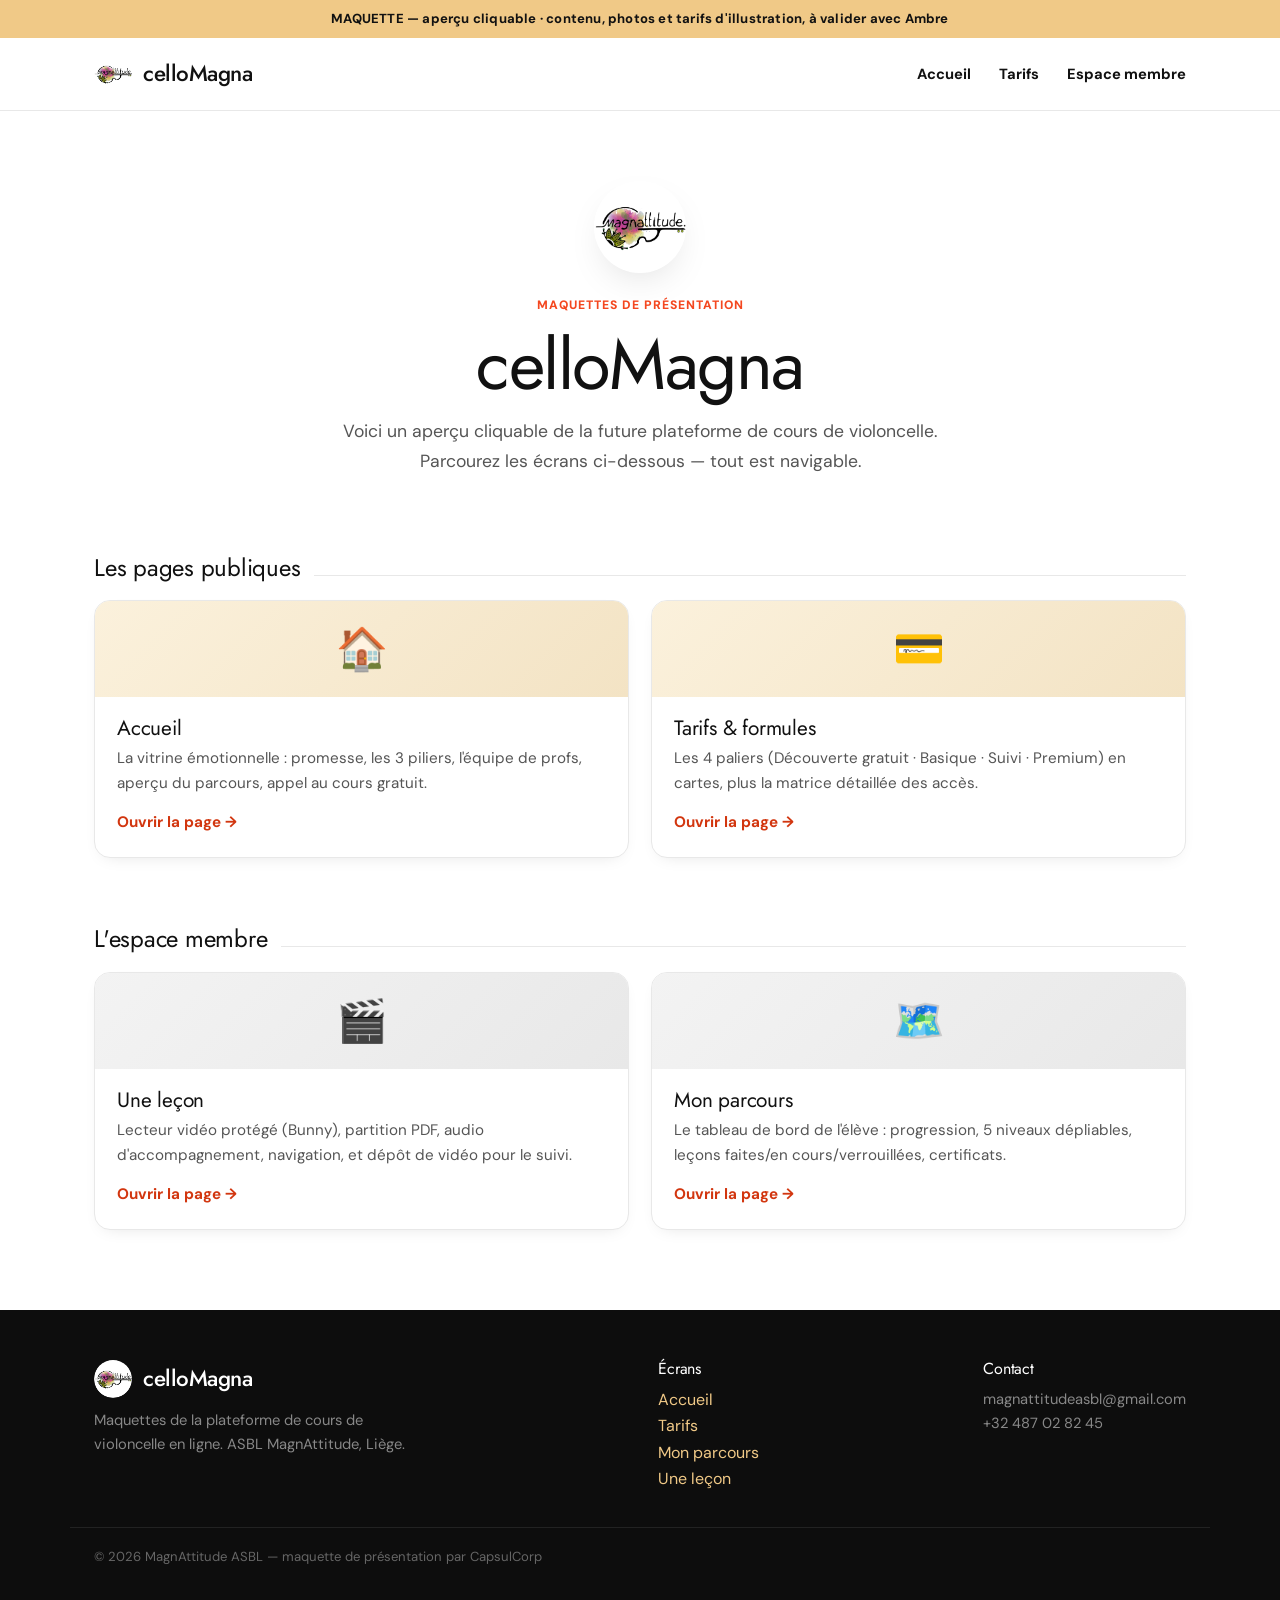
<file: index.html>
<!DOCTYPE html>
<html lang="fr">
<head>
<meta charset="utf-8">
<meta name="viewport" content="width=device-width, initial-scale=1">
<title>celloMagna — Maquettes</title>
<link rel="stylesheet" href="styles.css">
<style>
  /* --- Launcher --- */
  .intro { text-align:center; padding:70px 0 10px; }
  .intro img { display:block; width:92px; height:92px; border-radius:var(--r-pill); object-fit:cover; box-shadow:var(--shadow); margin:0 auto 18px; }

  .group { margin-top:18px; }
  .group-head { display:flex; align-items:baseline; gap:14px; margin:0 0 20px; }
  .group-head h2 { font-size:1.5rem; }
  .group-head .line { flex:1; height:1px; background:var(--line); }

  .screens { display:grid; grid-template-columns:repeat(2,1fr); gap:22px; }
  @media(max-width:680px){ .screens{ grid-template-columns:1fr; } }

  .screen {
    display:flex; flex-direction:column; gap:0; background:#fff; border:1px solid var(--line);
    border-radius:var(--r); overflow:hidden; box-shadow:var(--shadow-sm);
    text-decoration:none; color:inherit; transition:transform .18s, box-shadow .18s;
  }
  .screen:hover { transform:translateY(-4px); box-shadow:var(--shadow); }
  .screen .thumb { height:96px; display:flex; align-items:center; justify-content:center; font-size:2.6rem; background:var(--parchment); }
  .screen.t-public .thumb { background:linear-gradient(135deg,var(--lav-pale),#f3e3c4); }
  .screen.t-member .thumb { background:linear-gradient(135deg,#f3f3f3,#e8e8e8); }
  .screen .body { padding:20px 22px 22px; flex:1; display:flex; flex-direction:column; }
  .screen h3 { display:flex; align-items:center; gap:10px; margin-bottom:6px; }
  .screen p { font-size:.95rem; flex:1; }
  .screen .open { margin-top:14px; font-weight:700; color:var(--terracotta-d); font-size:.95rem; }
</style>
</head>
<body>

<div class="note-banner">MAQUETTE — aperçu cliquable · contenu, photos et tarifs d'illustration, à valider avec Ambre</div>

<header class="nav">
  <div class="wrap">
    <a class="brand" href="index.html"><img src="assets/logo/magnattitude-logo.png" alt="logo"> celloMagna</a>
    <nav class="nav-links">
      <a href="accueil.html">Accueil</a>
      <a href="paliers.html">Tarifs</a>
      <a href="parcours-realiste.html">Espace membre</a>
    </nav>
  </div>
</header>

<main class="wrap" style="padding-bottom:80px">

  <!-- Intro -->
  <section class="intro">
    <img src="assets/logo/magnattitude-logo.png" alt="">
    <span class="eyebrow">Maquettes de présentation</span>
    <h1>celloMagna</h1>
    <p class="lead center" style="margin:14px auto 0">Voici un aperçu cliquable de la future plateforme de cours de violoncelle. Parcourez les écrans ci-dessous — tout est navigable.</p>
  </section>

  <!-- Pages publiques -->
  <section class="group section" style="padding:50px 0 0">
    <div class="group-head"><h2>Les pages publiques</h2><span class="line"></span></div>
    <div class="screens">
      <a class="screen t-public" href="accueil.html">
        <div class="thumb">🏠</div>
        <div class="body">
          <h3>Accueil</h3>
          <p>La vitrine émotionnelle : promesse, les 3 piliers, l'équipe de profs, aperçu du parcours, appel au cours gratuit.</p>
          <span class="open">Ouvrir la page →</span>
        </div>
      </a>
      <a class="screen t-public" href="paliers.html">
        <div class="thumb">💳</div>
        <div class="body">
          <h3>Tarifs &amp; formules</h3>
          <p>Les 4 paliers (Découverte gratuit · Basique · Suivi · Premium) en cartes, plus la matrice détaillée des accès.</p>
          <span class="open">Ouvrir la page →</span>
        </div>
      </a>
    </div>
  </section>

  <!-- Espace membre -->
  <section class="group section" style="padding:50px 0 0">
    <div class="group-head"><h2>L'espace membre</h2><span class="line"></span></div>
    <div class="screens">
      <a class="screen t-member" href="lecon.html">
        <div class="thumb">🎬</div>
        <div class="body">
          <h3>Une leçon</h3>
          <p>Lecteur vidéo protégé (Bunny), partition PDF, audio d'accompagnement, navigation, et dépôt de vidéo pour le suivi.</p>
          <span class="open">Ouvrir la page →</span>
        </div>
      </a>
      <a class="screen t-member" href="parcours-realiste.html">
        <div class="thumb">🗺️</div>
        <div class="body">
          <h3>Mon parcours</h3>
          <p>Le tableau de bord de l'élève : progression, 5 niveaux dépliables, leçons faites/en cours/verrouillées, certificats.</p>
          <span class="open">Ouvrir la page →</span>
        </div>
      </a>
    </div>
  </section>

</main>

<footer>
  <div class="wrap cols">
    <div>
      <div class="brand" style="color:#fff; margin-bottom:10px"><img src="assets/logo/magnattitude-logo.png" alt=""> celloMagna</div>
      <p style="color:#888; max-width:34ch; font-size:.92rem">Maquettes de la plateforme de cours de violoncelle en ligne. ASBL MagnAttitude, Liège.</p>
    </div>
    <div><h4 style="color:#fff; font-size:1rem; margin-bottom:10px">Écrans</h4><p><a href="accueil.html">Accueil</a><br><a href="paliers.html">Tarifs</a><br><a href="parcours-realiste.html">Mon parcours</a><br><a href="lecon.html">Une leçon</a></p></div>
    <div><h4 style="color:#fff; font-size:1rem; margin-bottom:10px">Contact</h4><p style="color:#888; font-size:.92rem">magnattitudeasbl@gmail.com<br>+32 487 02 82 45</p></div>
  </div>
  <div class="wrap" style="margin-top:34px; border-top:1px solid #222; padding-top:18px; font-size:.82rem; color:#666">© 2026 MagnAttitude ASBL — maquette de présentation par CapsulCorp</div>
</footer>

</body>
</html>
</file>
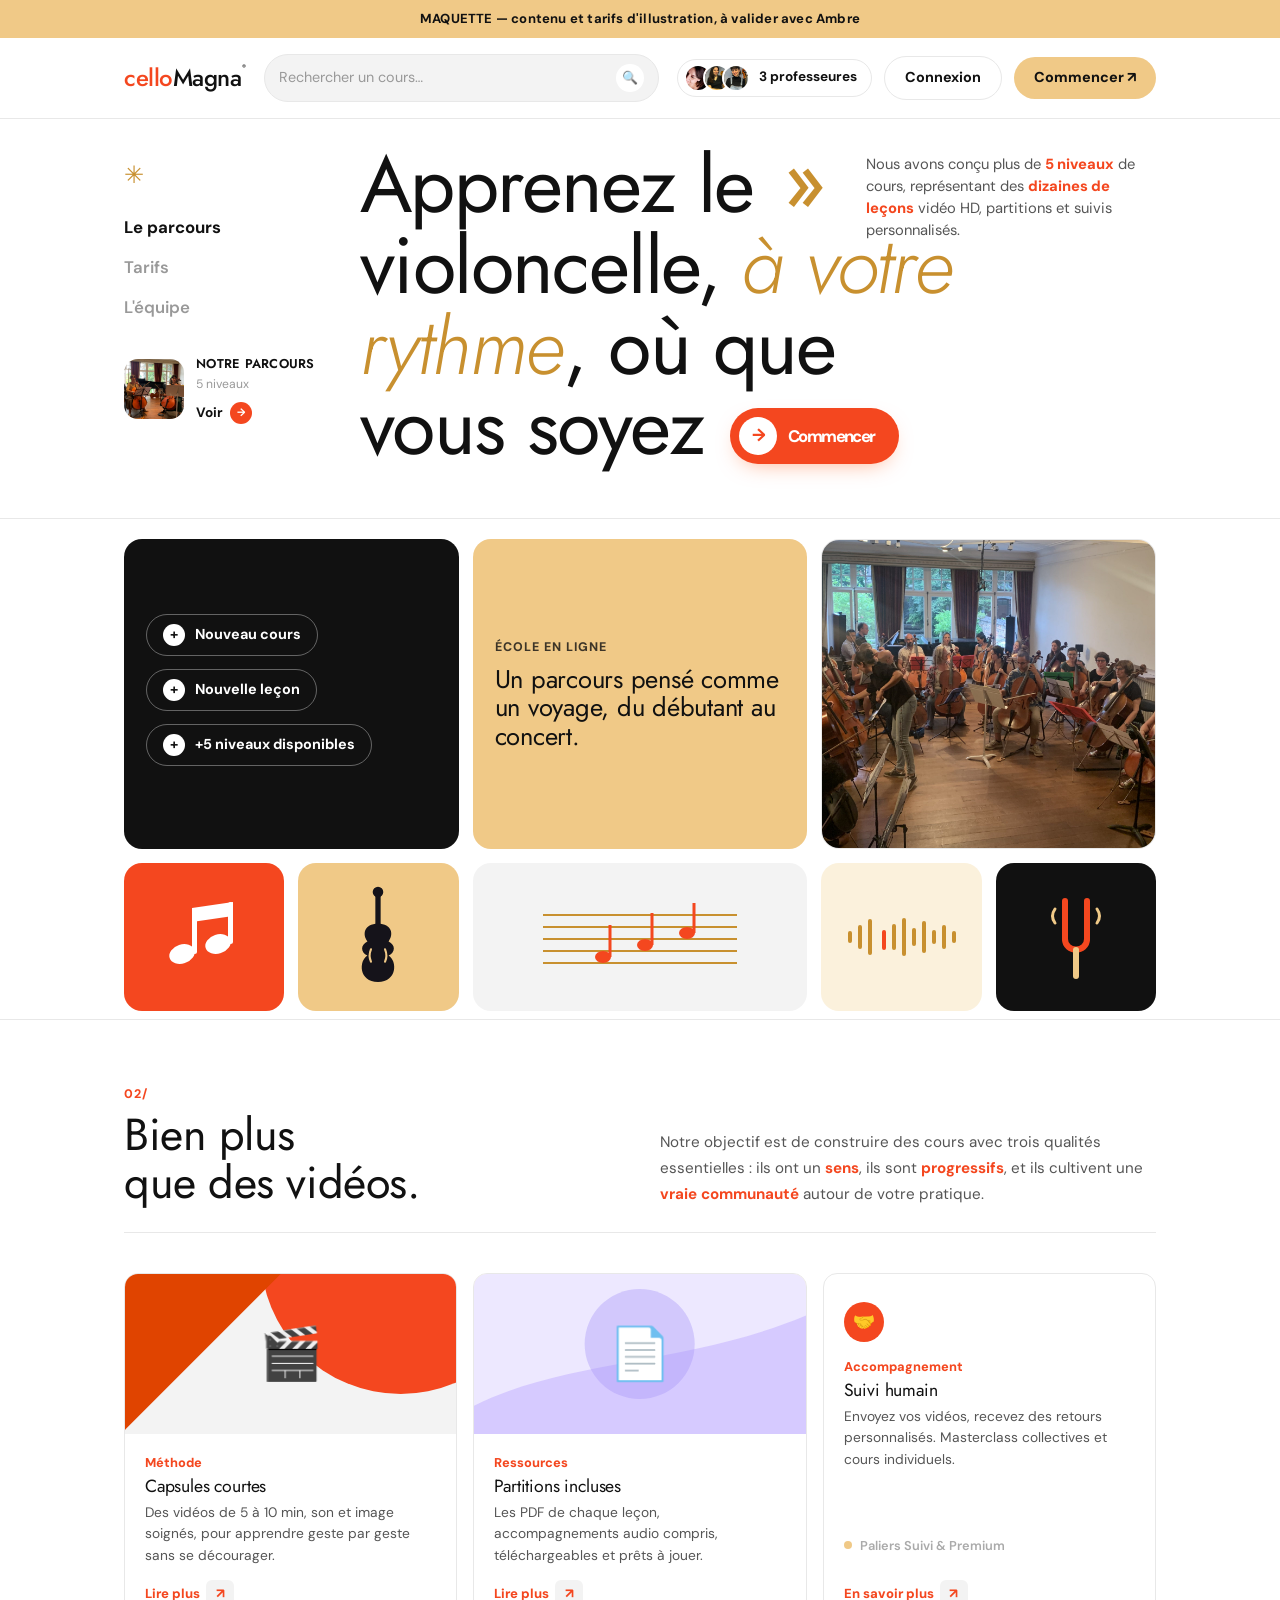
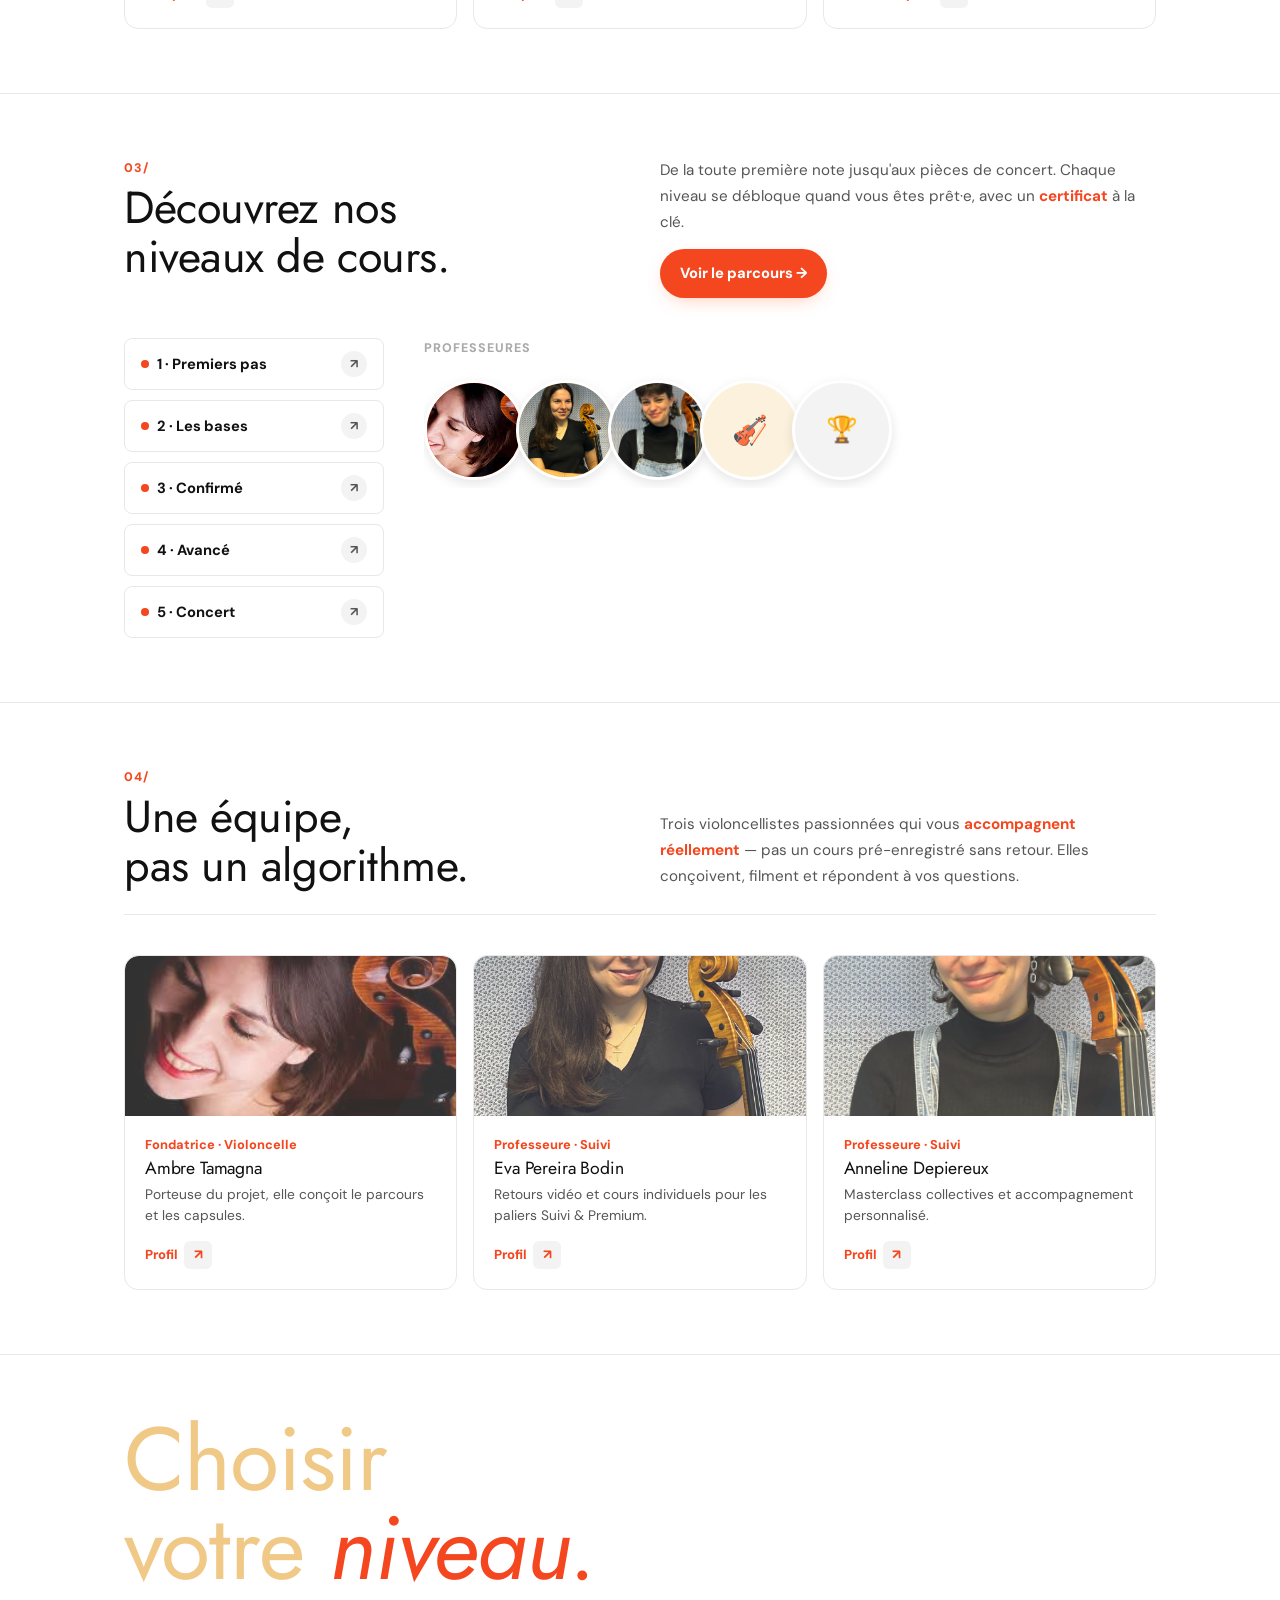
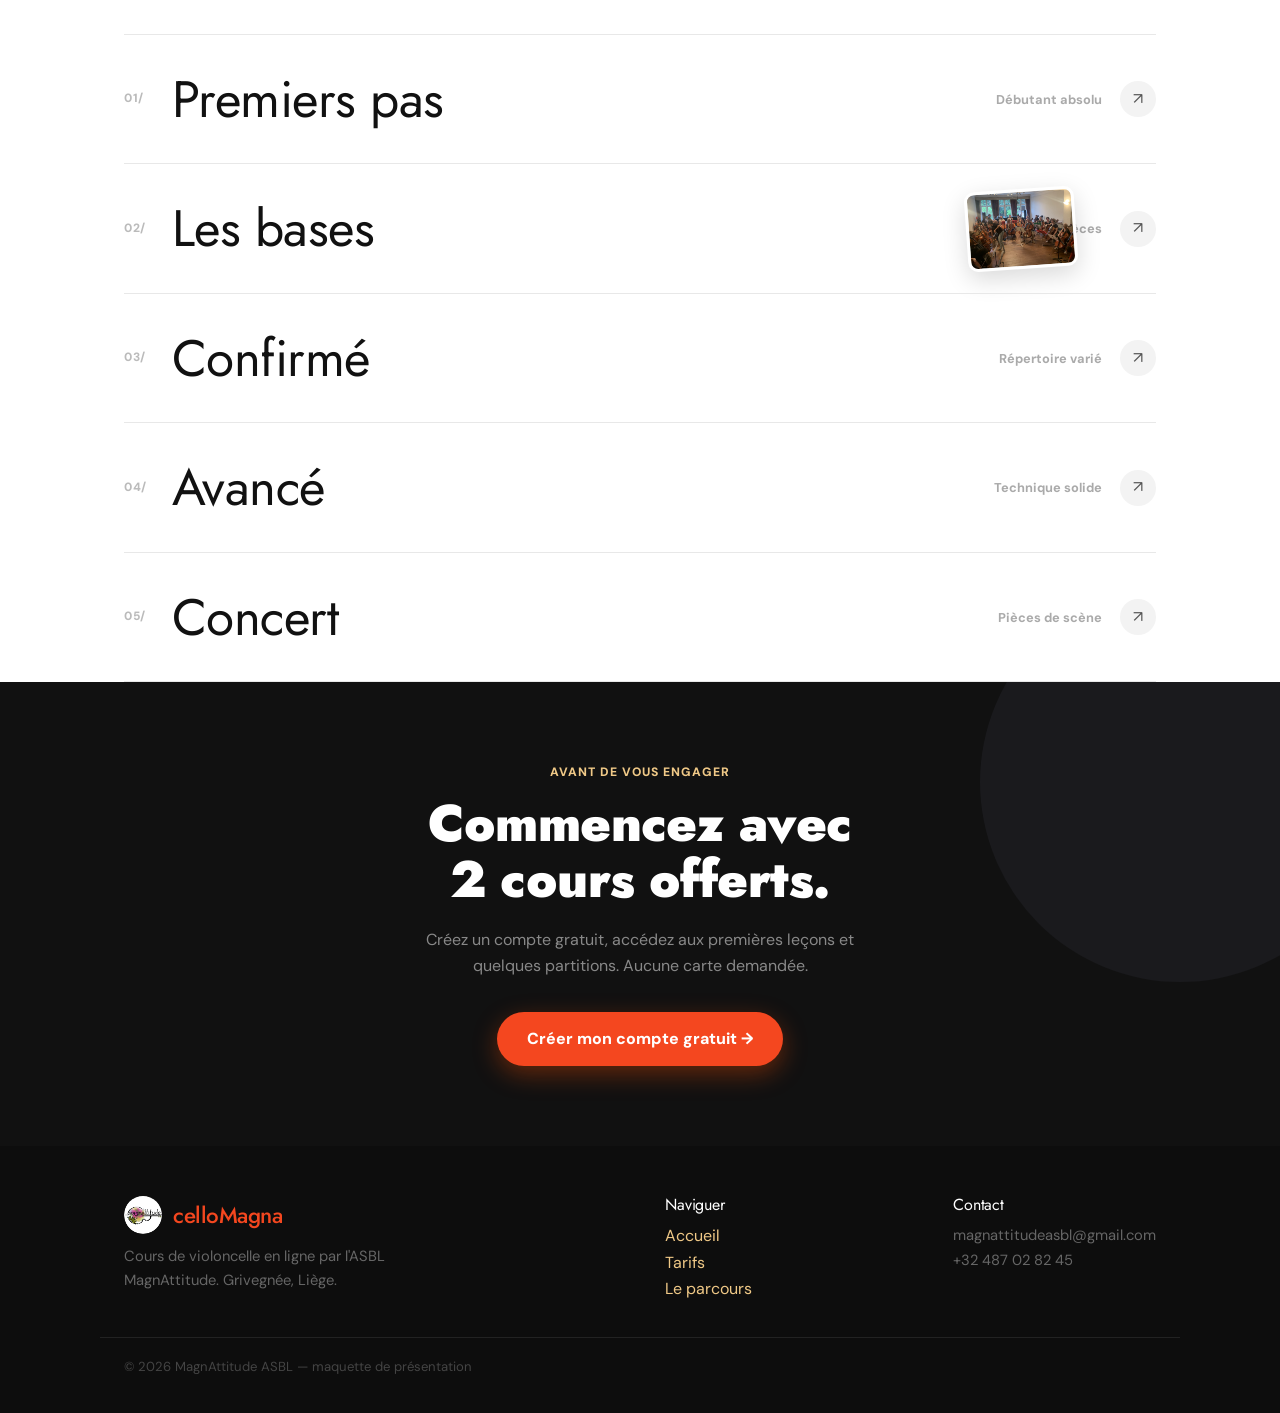
<file: accueil-amaeya.html>
<!DOCTYPE html>
<html lang="fr">
<head>
<meta charset="utf-8">
<meta name="viewport" content="width=device-width, initial-scale=1">
<title>celloMagna — Apprenez le violoncelle en ligne</title>
<link rel="stylesheet" href="styles.css">
<!-- Adobe Fonts — remplacer XXXXXXX par votre kit ID pour activer europa + sophia-pro exactement -->
<!-- <link rel="stylesheet" href="https://use.typekit.net/XXXXXXX.css"> -->

<!-- Fallback Google Fonts : Jost ≈ Europa Regular, DM Sans ≈ Sophia Pro Regular -->
<link rel="preconnect" href="https://fonts.googleapis.com">
<link rel="preconnect" href="https://fonts.gstatic.com" crossorigin>
<link href="https://fonts.googleapis.com/css2?family=Jost:ital,wght@0,300;0,400;0,500;0,600;0,700;1,300;1,400&family=DM+Sans:ital,opsz,wght@0,9..40,300;0,9..40,400;0,9..40,500;1,9..40,300;1,9..40,400&display=swap" rel="stylesheet">
<style>
/* ================================================================
   ACCUEIL — Style Amaeya (couleurs exactes du PNG)
   Blanc · Noir · Orange #F4471F · Lavande #F0C987
   Syne 800 + DM Sans
   ================================================================ */

/* Palette Amaeya */
:root {
  --maxw:       1080px;
  --am-white:   #FFFFFF;
  --am-black:   #111111;
  --am-gray:    #F3F3F3;
  --am-gray2:   #EEEEEE;
  --am-orange:  #F4471F;
  --am-orange-d:#D2360F;
  --am-lav:     #F0C987;
  --am-lav-d:   #C8902F;
  --am-lav-pale:#FBF1DC;
  --am-line:    #E8E8E8;
  --am-text:    #111111;
  --am-muted:   #999999;
  --am-sub:     #555555;
}

body {
  background: #FFFFFF;
  font-family: 'sophia-pro', 'DM Sans', sans-serif;
  color: #111111;
}
h1, h2, h3 {
  color: #111111;
  font-weight: 400;          /* Regular comme demandé */
  font-family: 'europa', 'Jost', sans-serif;
  letter-spacing: -0.01em;
}

/* ================================================================
   NAV
   ================================================================ */
.am-nav {
  border-bottom: 1px solid var(--am-line);
  background: #FFFFFF;
  position: sticky; top: 0; z-index: 100;
}
.am-nav-inner {
  max-width: var(--maxw);
  margin: 0 auto; padding: 16px 24px; width: 100%;
  display: flex; align-items: center; gap: 18px;
}
.am-brand {
  font-family: 'europa', 'Jost', sans-serif;
  font-weight: 500; font-size: 1.5rem; letter-spacing: -.02em; color: var(--am-black);
  text-decoration: none; flex-shrink: 0;
  display: flex; align-items: flex-start;
}
.am-brand .o { color: var(--am-orange); }
.am-brand sup {
  font-size: .5rem; font-family: 'sophia-pro', 'DM Sans', sans-serif;
  color: var(--am-black); margin-top: .35em; margin-left: 1px;
}
.am-search {
  flex: 1; max-width: 420px;
  display: flex; align-items: center; gap: 10px;
  background: var(--am-gray);
  border: 1px solid var(--am-line);
  border-radius: 999px;
  padding: 9px 14px;
  font-family: 'sophia-pro', 'DM Sans', sans-serif; font-size: .9rem; color: var(--am-muted);
  cursor: text;
}
.am-search .wave { display: flex; align-items: center; gap: 1.5px; flex: none; }
.am-search .wave i { display: block; width: 2px; border-radius: 2px; background: var(--am-black); }
.am-search .wave i:nth-child(1){height:7px}.am-search .wave i:nth-child(2){height:13px}
.am-search .wave i:nth-child(3){height:18px}.am-search .wave i:nth-child(4){height:10px}
.am-search .wave i:nth-child(5){height:14px}
.am-search .ph { flex: 1; }
.am-search .mag { width: 28px; height: 28px; border-radius: 50%; background: #fff;
  display: flex; align-items: center; justify-content: center; font-size: .8rem; color: #555; flex: none; }
.am-mic { width: 42px; height: 42px; border-radius: 50%; background: var(--am-gray);
  border: 1px solid var(--am-line); display: flex; align-items: center; justify-content: center;
  flex: none; font-size: .95rem; }
.am-actions {
  display: flex; align-items: center; gap: 12px; flex-shrink: 0; margin-left: auto;
}
.am-authors {
  display: flex; align-items: center; gap: 9px;
  background: #fff; border: 1px solid var(--am-line); border-radius: 999px; padding: 4px 14px 4px 6px;
}
.am-avatars { display: flex; }
.am-avatars span { width: 28px; height: 28px; border-radius: 50%; border: 2px solid #fff;
  overflow: hidden; margin-left: -9px; background: var(--am-lav); }
.am-avatars span:first-child { margin-left: 0; }
.am-avatars img { width: 100%; height: 100%; object-fit: cover; }
.am-authors b { font-family: 'sophia-pro', 'DM Sans', sans-serif; font-size: .85rem; color: var(--am-black); font-weight: 700; }
.am-login {
  font-family: 'sophia-pro', 'DM Sans', sans-serif; font-weight: 700; font-size: .9rem;
  color: var(--am-black); text-decoration: none;
  background: #fff; border: 1px solid var(--am-line); border-radius: 999px; padding: 9px 20px;
}
.am-join {
  background: var(--am-lav);
  color: var(--am-black);
  font-family: 'sophia-pro', 'DM Sans', sans-serif; font-weight: 800; font-size: .9rem;
  padding: 9px 20px; border-radius: 999px; text-decoration: none;
  display: inline-flex; align-items: center; gap: 6px;
  transition: background .18s;
}
.am-join:hover { background: var(--am-lav-d); color: #fff; }
@media (max-width: 880px) { .am-search, .am-mic, .am-authors, .am-login { display: none; } }

/* ================================================================
   HERO : sidebar | headline géant (stat en haut à droite)
   ================================================================ */
.am-hero {
  border-bottom: 1px solid var(--am-line);
  background: #FFFFFF;
  padding: 22px 0 50px;
}
.am-hero-grid {
  max-width: var(--maxw); margin: 0 auto; padding: 0 24px;
  display: grid; grid-template-columns: 200px 1fr;
  gap: 36px; align-items: start;
}
@media (max-width: 860px) {
  .am-hero-grid { grid-template-columns: 1fr; }
  .am-hero-sidebar { display: none; }
}

/* Sidebar */
.am-hero-sidebar { padding-top: 14px; }
.am-aster { color: var(--am-lav-d); font-size: 1.5rem; margin-bottom: 18px; display: block; }
.am-sidebar-links { display: flex; flex-direction: column; gap: 8px; margin-bottom: 30px; }
.am-sidebar-links a {
  font-family: 'sophia-pro', 'DM Sans', sans-serif; font-weight: 700; font-size: 1.05rem; color: var(--am-black);
  padding: 2px 0; text-decoration: none; transition: color .15s;
}
.am-sidebar-links a.muted { color: var(--am-muted); font-weight: 600; }
.am-sidebar-links a:hover, .am-sidebar-links .active { color: var(--am-orange); }
.am-blog { display: flex; align-items: center; gap: 12px; }
.am-blog img { width: 60px; height: 60px; border-radius: 14px; object-fit: cover; flex: none; }
.am-blog .lbl { font-family: 'europa', 'Jost', sans-serif; font-weight: 600; font-size: .8rem; letter-spacing: .02em; }
.am-blog .sub { font-size: .76rem; color: var(--am-muted); margin-bottom: 4px; font-family: 'sophia-pro','DM Sans',sans-serif; }
.am-blog .view { display: inline-flex; align-items: center; gap: 7px; font-weight: 700; font-size: .85rem;
  font-family: 'sophia-pro','DM Sans',sans-serif; text-decoration: none; color: var(--am-black); }
.am-blog .view .a { width: 22px; height: 22px; border-radius: 50%; background: var(--am-orange); color: #fff;
  display: inline-flex; align-items: center; justify-content: center; font-size: .68rem; }

/* Centre héro */
.am-hero-main { position: relative; padding-top: 4px; }
.am-stat-box {
  position: absolute; top: 12px; right: 0; max-width: 290px;
  font-family: 'sophia-pro', 'DM Sans', sans-serif; font-size: .92rem; color: var(--am-sub); line-height: 1.5;
}
.am-stat-box strong { color: var(--am-orange); font-weight: 800; }
.am-headline {
  font-family: 'europa', 'Jost', sans-serif;
  font-size: clamp(2.8rem, 6.2vw, 6rem);
  font-weight: 400;           /* Regular — Europa/Sophia Pro regular */
  line-height: 1.02;
  letter-spacing: -0.02em;
  color: #111111;
}
.am-headline .accent {
  color: var(--am-lav-d);
  font-style: italic;
  font-weight: 300;
}
.am-headline .chev {
  color: var(--am-lav-d); font-weight: 500; display: inline-block;
  transform: translateY(-.05em); margin: 0 .1em; letter-spacing: -.1em;
}
.am-work {
  display: inline-flex; align-items: center; gap: 11px;
  background: var(--am-orange); color: #fff;
  font-family: 'sophia-pro', 'DM Sans', sans-serif; font-weight: 800; font-size: 1.05rem;
  padding: 9px 24px 9px 9px; border-radius: 999px;
  vertical-align: middle; margin-left: .2em; text-decoration: none;
  box-shadow: 0 8px 22px -10px rgba(255,80,0,.5); transition: background .18s;
}
.am-work:hover { background: var(--am-orange-d); }
.am-work .a {
  width: 38px; height: 38px; border-radius: 50%; background: #fff; color: var(--am-orange);
  display: inline-flex; align-items: center; justify-content: center; font-size: 1.1rem; flex: none;
}
/* CTA pilule réutilisée (sections) */
.am-hero-cta {
  display: inline-flex; align-items: center; gap: 8px;
  background: var(--am-orange); color: #fff;
  font-family: 'sophia-pro', 'DM Sans', sans-serif; font-weight: 800; font-size: .92rem;
  padding: 12px 20px; border-radius: 999px;
  text-decoration: none; align-self: flex-start;
  box-shadow: 0 6px 20px -8px rgba(255,80,0,.4);
  transition: background .18s;
}
.am-hero-cta:hover { background: var(--am-orange-d); }

/* ================================================================
   BENTO GRID (6 colonnes — tuile lavande centrale)
   ================================================================ */
.am-bento {
  max-width: var(--maxw); margin: 0 auto; padding: 20px 24px 8px;
  display: grid; grid-template-columns: repeat(6, 1fr);
  grid-auto-rows: 148px; gap: 14px;
}
@media (max-width: 900px) { .am-bento { grid-template-columns: repeat(2, 1fr); } }

.bt {
  border-radius: 18px; padding: 22px; overflow: hidden; position: relative;
  display: flex; flex-direction: column; justify-content: flex-end;
}
/* Couleurs Amaeya */
.bt-dark   { background: #111111; color: #fff; }
.bt-orange { background: var(--am-orange); color: #fff; }
.bt-lav    { background: var(--am-lav); color: #111; }
.bt-lav-d  { background: var(--am-lav-d); color: #fff; }
.bt-lav-pale { background: var(--am-lav-pale); color: #111; }
.bt-gray   { background: var(--am-gray); color: #111; }
.bt-white  { background: #fff; border: 1px solid var(--am-line); color: #111; }

.bt-title { font-family: 'europa', 'Jost', sans-serif; font-weight: 400; font-size: 1.05rem; line-height: 1.18; letter-spacing: -0.01em; color: inherit; }
.bt-text  { font-size: .84rem; line-height: 1.45; opacity: .9; margin-top: 4px; color: inherit; font-family: 'sophia-pro', 'DM Sans', sans-serif; }

/* placements (calque sur la maquette) — 3 grandes tuiles 2x2 en haut, 5 petites en bas */
.t-pills  { grid-column: span 2; grid-row: span 2; justify-content: center; gap: 4px; }
.t-feat   { grid-column: span 2; grid-row: span 2; justify-content: center; }
.t-feat .bt-title { font-size: 1.6rem; line-height: 1.12; }
.t-person { grid-column: span 2; grid-row: span 2; padding: 0; }
.t-note   { grid-column: span 1; grid-row: span 1; align-items: center; justify-content: center; }
.t-cello  { grid-column: span 1; grid-row: span 1; align-items: center; justify-content: center; }
.t-staff  { grid-column: span 2; grid-row: span 1; align-items: center; justify-content: center; }
.t-audio  { grid-column: span 1; grid-row: span 1; align-items: center; justify-content: center; }
.t-fork   { grid-column: span 1; grid-row: span 1; align-items: center; justify-content: center; }

.bt-pill-o {
  display: inline-flex; align-items: center; gap: 10px;
  border: 1px solid rgba(255,255,255,.35); border-radius: 999px;
  padding: 8px 16px; font-family: 'sophia-pro', 'DM Sans', sans-serif;
  font-size: .9rem; font-weight: 700; margin-bottom: 9px; width: fit-content;
}
.bt-pill-o .pl { width: 22px; height: 22px; border-radius: 50%; background: #fff; color: #141414;
  display: inline-flex; align-items: center; justify-content: center; font-size: .9rem; }
.bt-person-img { width: 100%; height: 100%; object-fit: cover; object-position: top center; }
.bt-feat-eyebrow { font-family: 'sophia-pro','DM Sans',sans-serif; font-size: .78rem; font-weight: 800;
  letter-spacing: 1px; text-transform: uppercase; opacity: .8; margin-bottom: 8px; }
svg.deco { width: 100%; height: 100%; }

/* ================================================================
   SECTION HEADER
   ================================================================ */
.am-section { max-width: var(--maxw); margin: 0 auto; padding: 64px 24px; }
.am-section-top {
  display: grid; grid-template-columns: 1fr 1fr; gap: 40px;
  align-items: end; margin-bottom: 40px;
  padding-bottom: 24px; border-bottom: 1px solid var(--am-line);
}
@media (max-width: 680px) { .am-section-top { grid-template-columns: 1fr; } }

.am-section-num {
  font-family: 'sophia-pro', 'DM Sans', sans-serif; font-size: .78rem; font-weight: 800;
  color: var(--am-orange); letter-spacing: 1px; margin-bottom: 6px; display: block;
}
.am-section-h2 {
  font-family: 'europa', 'Jost', sans-serif;
  font-size: clamp(1.8rem, 3.5vw, 3rem); font-weight: 400;
  color: #111111; line-height: 1.08; letter-spacing: -0.01em;
}
.am-section-desc {
  font-size: .95rem; color: #555; line-height: 1.7; font-family: 'sophia-pro', 'DM Sans', sans-serif;
}
.am-section-desc strong { color: var(--am-orange); }

/* ================================================================
   CARDS ÉQUIPE / CONTENU
   ================================================================ */
.am-show-grid {
  display: grid; grid-template-columns: repeat(3, 1fr); gap: 16px;
}
@media (max-width: 760px) { .am-show-grid { grid-template-columns: 1fr; } }

.am-show-card {
  border-radius: 14px; overflow: hidden;
  border: 1px solid var(--am-line); background: #fff;
  text-decoration: none; color: inherit;
  transition: transform .2s, box-shadow .2s;
  display: flex; flex-direction: column;
}
.am-show-card:hover { transform: translateY(-4px); box-shadow: 0 14px 40px -16px rgba(0,0,0,.15); }

.am-show-thumb {
  height: 160px; position: relative; overflow: hidden;
  display: flex; align-items: center; justify-content: center;
}
.am-show-thumb svg { position: absolute; inset: 0; width: 100%; height: 100%; }
.am-show-thumb .thumb-ico { position: relative; z-index: 2; font-size: 3.2rem; }

.am-show-body { padding: 18px 20px 20px; flex: 1; display: flex; flex-direction: column; }
.am-show-body h3 { font-family: 'europa', 'Jost', sans-serif; font-weight: 400; font-size: 1.1rem; letter-spacing: -0.01em; color: #111; margin-bottom: 6px; }
.am-show-body p { font-size: .86rem; color: #555; flex: 1; line-height: 1.55; }
.am-show-role { color: var(--am-orange); font-size: .8rem; font-weight: 800; margin-bottom: 4px; font-family: 'sophia-pro', 'DM Sans', sans-serif; }
.am-read-more {
  display: inline-flex; align-items: center; gap: 6px;
  font-family: 'sophia-pro', 'DM Sans', sans-serif; font-weight: 800; font-size: .82rem;
  color: var(--am-orange); margin-top: 14px; text-decoration: none;
}
.am-arrow-box {
  width: 28px; height: 28px; border-radius: 6px;
  background: var(--am-gray);
  display: inline-flex; align-items: center; justify-content: center;
  font-size: .85rem; color: var(--am-orange); transition: background .15s;
}
.am-show-card:hover .am-arrow-box { background: var(--am-orange); color: #fff; }

/* ================================================================
   SECTION PARCOURS
   ================================================================ */
.am-parcours { max-width: var(--maxw); margin: 0 auto; padding: 64px 24px; }
.am-parcours-top { display: grid; grid-template-columns: 1fr 1fr; gap: 40px; margin-bottom: 40px; }
@media (max-width: 700px) { .am-parcours-top { grid-template-columns: 1fr; } }

.am-parcours-tags { display: flex; flex-direction: column; gap: 10px; }
.am-parcours-tag {
  display: flex; align-items: center; justify-content: space-between;
  padding: 12px 16px; border: 1px solid var(--am-line); border-radius: 8px;
  font-family: 'sophia-pro', 'DM Sans', sans-serif; font-weight: 700; font-size: .92rem; color: #111;
  background: #fff; text-decoration: none; transition: background .15s, border-color .15s;
}
.am-parcours-tag:hover { background: var(--am-lav-pale); border-color: var(--am-lav); }
.am-parcours-tag .dot { width: 8px; height: 8px; border-radius: 50%; background: var(--am-orange); }
.am-parcours-tag .tag-arrow {
  width: 26px; height: 26px; border-radius: 999px;
  background: var(--am-gray); display: flex; align-items: center; justify-content: center;
  font-size: .8rem; color: #555;
}

.am-circle-row { display: flex; gap: 12px; align-items: center; overflow-x: auto; padding: 8px 0; }
.am-circle {
  width: 100px; height: 100px; border-radius: 50%; flex-shrink: 0;
  position: relative; overflow: hidden;
  border: 3px solid #fff; box-shadow: 0 4px 12px rgba(0,0,0,.1);
  display: flex; align-items: center; justify-content: center; font-size: 2.4rem;
}
.am-circle img { position: absolute; inset: 0; width: 100%; height: 100%; object-fit: cover; }
.am-circle:not(:first-child) { margin-left: -20px; }
.am-parcours-cols { display:grid; grid-template-columns:260px 1fr; gap:40px; align-items:start; }
.am-parcours-cols > * { min-width:0; }
@media (max-width:700px){ .am-parcours-cols { grid-template-columns:1fr; } }

/* ================================================================
   BROWSE BY LEVEL — titre géant lavande
   ================================================================ */
.am-browse { border-top: 1px solid var(--am-line); padding: 60px 0 0; }
.am-browse-title {
  max-width: var(--maxw); margin: 0 auto; padding: 0 24px 40px;
  font-family: 'europa', 'Jost', sans-serif;
  font-size: clamp(3rem, 7vw, 7rem); font-weight: 400;
  letter-spacing: -0.01em;
  line-height: 1; color: var(--am-lav);   /* lavande exacte Amaeya */
  letter-spacing: -1px;
}
.am-browse-title em { color: var(--am-orange); font-style: italic; }

.am-level-list { max-width: var(--maxw); margin: 0 auto; padding: 0 24px; }
.am-level-item {
  display: flex; align-items: center; padding: 22px 0;
  border-top: 1px solid var(--am-line); position: relative;
  text-decoration: none; color: inherit; transition: background .15s;
}
.am-level-item:last-child { border-bottom: 1px solid var(--am-line); }
.am-level-num {
  font-family: 'sophia-pro', 'DM Sans', sans-serif; font-size: .75rem; font-weight: 800;
  color: #bbb; width: 48px; flex-shrink: 0; letter-spacing: .5px;
}
.am-level-name {
  flex: 1; font-family: 'europa', 'Jost', sans-serif;
  font-size: clamp(1.8rem, 4vw, 3.2rem); font-weight: 400; color: #111;
  letter-spacing: -0.01em; transition: color .15s;
}
.am-level-item:hover .am-level-name { color: var(--am-orange); }
.am-level-count {
  font-family: 'sophia-pro', 'DM Sans', sans-serif; font-size: .8rem; font-weight: 700; color: #aaa; margin-right: 18px;
}
.am-level-icon {
  width: 36px; height: 36px; border-radius: 50%;
  background: var(--am-gray); display: flex; align-items: center; justify-content: center;
  font-size: 1rem; color: #555; transition: background .15s;
}
.am-level-item:hover .am-level-icon { background: var(--am-orange); color: #fff; }
.am-float-photo {
  position: absolute; right: 80px; top: 50%; transform: translateY(-50%) rotate(-4deg);
  width: 110px; height: 80px; border-radius: 10px; overflow: hidden;
  box-shadow: 0 8px 24px rgba(0,0,0,.15); border: 3px solid #fff;
  display: flex; align-items: center; justify-content: center;
  font-size: 3rem; background: var(--am-gray); pointer-events: none;
}
.am-float-photo img { width: 100%; height: 100%; object-fit: cover; }

/* ================================================================
   CTA SECTION
   ================================================================ */
.am-cta {
  background: #111111;
  padding: 80px 24px; text-align: center; position: relative; overflow: hidden;
}
.am-cta::before {
  content: "";
  position: absolute; top: -100px; right: -100px;
  width: 400px; height: 400px; border-radius: 50%;
  background: rgba(200,184,255,.05); pointer-events: none;
}
.am-cta .eyebrow { color: var(--am-lav); display: block; margin-bottom: 14px; }
.am-cta h2 {
  font-family: 'europa', 'Jost', sans-serif;
  font-size: clamp(2rem,4vw,3.4rem); font-weight: 900;
  color: #fff; max-width: 18ch; margin: 0 auto 20px; line-height: 1.08;
}
.am-cta p { color: rgba(255,255,255,.55); max-width: 44ch; margin: 0 auto 32px; font-size: 1rem; }
.am-cta a {
  display: inline-flex; align-items: center; gap: 9px;
  background: var(--am-orange); color: #fff;
  font-family: 'sophia-pro', 'DM Sans', sans-serif; font-weight: 800; font-size: 1rem;
  padding: 14px 30px; border-radius: 999px;
  box-shadow: 0 8px 24px rgba(255,80,0,.35); text-decoration: none;
  transition: background .18s, transform .15s; position: relative; z-index: 1;
}
.am-cta a:hover { background: var(--am-orange-d); transform: translateY(-2px); }

/* Séparateur */
.full-border { border-top: 1px solid var(--am-line); }

/* Note banner */
.note-banner { background: var(--am-lav); color: #111; text-align: center; font-weight: 700; font-size: .82rem; padding: 8px; }
</style>
</head>
<body>

<div class="note-banner">MAQUETTE — contenu et tarifs d'illustration, à valider avec Ambre</div>

<!-- ================================================================
     NAV
================================================================ -->
<header class="am-nav">
  <div class="am-nav-inner">
    <a class="am-brand" href="accueil.html"><span class="o">cello</span>Magna<sup>®</sup></a>
    <div class="am-search">
      <span class="ph">Rechercher un cours…</span>
      <span class="mag">🔍</span>
    </div>
    <div class="am-actions">
      <span class="am-authors">
        <span class="am-avatars">
          <span><img src="assets/photos/ambre-tamagna.jpg" alt=""></span>
          <span><img src="assets/photos/eva-pereira-bodin.jpg" alt=""></span>
          <span><img src="assets/photos/anneline-depiereux.jpg" alt=""></span>
        </span>
        <b>3 professeures</b>
      </span>
      <a href="paliers.html" class="am-login">Connexion</a>
      <a href="paliers.html" class="am-join">Commencer ↗</a>
    </div>
  </div>
</header>

<!-- ================================================================
     HERO : sidebar | headline géant | panel droit
================================================================ -->
<section class="am-hero">
  <div class="am-hero-grid">

    <aside class="am-hero-sidebar">
      <span class="am-aster">✳</span>
      <nav class="am-sidebar-links">
        <a href="parcours-realiste.html">Le parcours</a>
        <a href="paliers.html" class="muted">Tarifs</a>
        <a href="#profs" class="muted">L'équipe</a>
      </nav>
      <div class="am-blog">
        <img src="assets/photos/cours-individuel.jpg" alt="">
        <div>
          <div class="lbl">NOTRE PARCOURS</div>
          <div class="sub">5 niveaux</div>
          <a href="parcours-realiste.html" class="view">Voir <span class="a">→</span></a>
        </div>
      </div>
    </aside>

    <div class="am-hero-main">
      <div class="am-stat-box">
        Nous avons conçu plus de <strong>5 niveaux</strong> de cours, représentant des
        <strong>dizaines de leçons</strong> vidéo HD, partitions et suivis personnalisés.
      </div>
      <h1 class="am-headline">
        Apprenez le <span class="chev">»</span><br>
        violoncelle, <em class="accent">à votre</em><br>
        <em class="accent">rythme</em>, où que<br>
        vous soyez
        <a href="paliers.html" class="am-work"><span class="a">→</span> Commencer</a>
      </h1>
    </div>

  </div>
</section>

<!-- ================================================================
     BENTO GRID
================================================================ -->
<div class="am-bento">

  <!-- pills (dark) -->
  <div class="bt bt-dark t-pills">
    <div class="bt-pill-o"><span class="pl">+</span> Nouveau cours</div>
    <div class="bt-pill-o"><span class="pl">+</span> Nouvelle leçon</div>
    <div class="bt-pill-o"><span class="pl">+</span> +5 niveaux disponibles</div>
  </div>

  <!-- feature sable doré -->
  <div class="bt bt-lav t-feat">
    <div class="bt-feat-eyebrow">École en ligne</div>
    <div class="bt-title">Un parcours pensé comme un voyage, du débutant au concert.</div>
  </div>

  <!-- photo (ensemble de violoncelles) -->
  <div class="bt bt-white t-person">
    <img class="bt-person-img" src="assets/photos/cours-violoncelle.jpg" alt="Ensemble de violoncelles">
  </div>

  <!-- croches (orange) -->
  <div class="bt bt-orange t-note" title="Musique">
    <svg width="92" height="86" viewBox="0 0 92 86" fill="#fff" aria-label="Croches">
      <rect x="34" y="14" width="5" height="46" rx="2.5"/>
      <rect x="70" y="8"  width="5" height="42" rx="2.5"/>
      <path d="M34 14 L75 8 L75 22 L34 28 Z"/>
      <ellipse cx="24" cy="60" rx="13" ry="9.5" transform="rotate(-18 24 60)"/>
      <ellipse cx="60" cy="50" rx="13" ry="9.5" transform="rotate(-18 60 50)"/>
    </svg>
  </div>

  <!-- violoncelle (lavande) -->
  <div class="bt bt-lav t-cello" title="Violoncelle">
    <svg width="58" height="118" viewBox="0 0 58 118" aria-label="Violoncelle">
      <g fill="#15131A">
        <circle cx="29" cy="8" r="6"/>
        <rect x="26" y="8" width="6" height="40"/>
        <path d="M29 44 C13 44 11 56 17 64 C9 68 9 76 17 80
                 C7 86 7 110 29 110 C51 110 51 86 41 80
                 C49 76 49 68 41 64 C47 56 45 44 29 44 Z"/>
      </g>
      <path d="M21 73 q-3 7 0 14" stroke="#F0C987" stroke-width="2.4" fill="none" stroke-linecap="round"/>
      <path d="M37 73 q3 7 0 14"  stroke="#F0C987" stroke-width="2.4" fill="none" stroke-linecap="round"/>
    </svg>
  </div>

  <!-- partition / portée (gris, large) -->
  <div class="bt bt-gray t-staff" title="Partitions">
    <svg width="230" height="84" viewBox="0 0 230 84" aria-label="Partition">
      <g stroke="#C8902F" stroke-width="2">
        <line x1="18" y1="20" x2="212" y2="20"/><line x1="18" y1="32" x2="212" y2="32"/>
        <line x1="18" y1="44" x2="212" y2="44"/><line x1="18" y1="56" x2="212" y2="56"/>
        <line x1="18" y1="68" x2="212" y2="68"/>
      </g>
      <g fill="#F4471F">
        <ellipse cx="78" cy="62" rx="8" ry="6"/><ellipse cx="120" cy="50" rx="8" ry="6"/>
        <ellipse cx="162" cy="38" rx="8" ry="6"/>
      </g>
      <g stroke="#F4471F" stroke-width="3">
        <line x1="85" y1="62" x2="85" y2="30"/><line x1="127" y1="50" x2="127" y2="18"/>
        <line x1="169" y1="38" x2="169" y2="8"/>
      </g>
    </svg>
  </div>

  <!-- ondes sonores (lavande pâle) -->
  <div class="bt bt-lav-pale t-audio" title="Audio">
    <svg width="120" height="42" viewBox="0 0 120 42" aria-label="Ondes sonores">
      <g fill="#C8902F"><rect x="6" y="15" width="4" height="12" rx="2"/><rect x="16" y="9" width="4" height="24" rx="2"/>
      <rect x="26" y="3" width="4" height="36" rx="2"/><rect x="40" y="14" width="4" height="20" rx="2" fill="#F4471F"/>
      <rect x="50" y="8" width="4" height="26" rx="2"/><rect x="60" y="2" width="4" height="38" rx="2"/>
      <rect x="70" y="12" width="4" height="18" rx="2"/><rect x="80" y="5" width="4" height="32" rx="2"/>
      <rect x="90" y="14" width="4" height="14" rx="2"/><rect x="100" y="9" width="4" height="24" rx="2"/>
      <rect x="110" y="15" width="4" height="12" rx="2"/></g></svg>
  </div>

  <!-- diapason (noir) -->
  <div class="bt bt-dark t-fork" title="Accordez votre violoncelle">
    <svg width="58" height="100" viewBox="0 0 58 100" aria-label="Diapason">
      <g fill="none" stroke="#F4471F" stroke-width="6" stroke-linecap="round">
        <path d="M18 14 L18 52"/><path d="M40 14 L40 52"/>
        <path d="M18 52 C18 66 40 66 40 52"/>
      </g>
      <rect x="26" y="60" width="6" height="32" rx="3" fill="#F0C987"/>
      <path d="M8 22 q-5 7 0 14" stroke="#F0C987" stroke-width="3" fill="none" stroke-linecap="round"/>
      <path d="M50 22 q5 7 0 14" stroke="#F0C987" stroke-width="3" fill="none" stroke-linecap="round"/>
    </svg>
  </div>

</div>

<!-- ================================================================
     SECTION 02 — NOS 3 PILIERS
================================================================ -->
<div class="full-border"></div>
<div class="am-section">
  <div class="am-section-top">
    <div>
      <span class="am-section-num">02/</span>
      <h2 class="am-section-h2">Bien plus<br>que des vidéos.</h2>
    </div>
    <div>
      <p class="am-section-desc">
        Notre objectif est de construire des cours avec trois qualités essentielles :
        ils ont un <strong>sens</strong>, ils sont <strong>progressifs</strong>,
        et ils cultivent une <strong>vraie communauté</strong> autour de votre pratique.
      </p>
    </div>
  </div>

  <div class="am-show-grid">

    <div class="am-show-card" style="cursor:default">
      <div class="am-show-thumb">
        <svg viewBox="0 0 340 160" xmlns="http://www.w3.org/2000/svg" preserveAspectRatio="xMidYMid slice">
          <rect width="340" height="160" fill="#F3F3F3"/>
          <circle cx="280" cy="-20" r="140" fill="#F4471F"/>
          <polygon points="0,160 160,0 0,0" fill="#E04400"/>
        </svg>
        <span class="thumb-ico">🎬</span>
      </div>
      <div class="am-show-body">
        <div class="am-show-role">Méthode</div>
        <h3>Capsules courtes</h3>
        <p>Des vidéos de 5 à 10 min, son et image soignés, pour apprendre geste par geste sans se décourager.</p>
        <span class="am-read-more">Lire plus <span class="am-arrow-box">↗</span></span>
      </div>
    </div>

    <div class="am-show-card" style="cursor:default">
      <div class="am-show-thumb" style="background:var(--am-lav-pale)">
        <svg viewBox="0 0 340 160" xmlns="http://www.w3.org/2000/svg" preserveAspectRatio="xMidYMid slice">
          <rect width="340" height="160" fill="#EDE8FF"/>
          <path d="M-40,160 C60,80 200,100 340,40 L340,160 Z" fill="rgba(200,184,255,.6)"/>
          <circle cx="170" cy="70" r="55" fill="rgba(168,150,248,.4)"/>
        </svg>
        <span class="thumb-ico">📄</span>
      </div>
      <div class="am-show-body">
        <div class="am-show-role">Ressources</div>
        <h3>Partitions incluses</h3>
        <p>Les PDF de chaque leçon, accompagnements audio compris, téléchargeables et prêts à jouer.</p>
        <span class="am-read-more">Lire plus <span class="am-arrow-box">↗</span></span>
      </div>
    </div>

    <div class="am-show-card" style="cursor:default">
      <div class="am-show-body" style="padding-top:28px;justify-content:space-between">
        <div>
          <div style="width:40px;height:40px;border-radius:50%;background:var(--am-orange);display:flex;align-items:center;justify-content:center;font-size:1.1rem;margin-bottom:14px">🤝</div>
          <div class="am-show-role">Accompagnement</div>
          <h3>Suivi humain</h3>
          <p>Envoyez vos vidéos, recevez des retours personnalisés. Masterclass collectives et cours individuels.</p>
        </div>
        <div>
          <div style="display:flex;align-items:center;gap:8px;margin:18px 0 10px;font-family:'sophia-pro','DM Sans',sans-serif;font-size:.8rem;color:#aaa;font-weight:600">
            <span style="width:8px;height:8px;border-radius:50%;background:var(--am-lav);display:inline-block"></span>
            Paliers Suivi &amp; Premium
          </div>
          <span class="am-read-more">En savoir plus <span class="am-arrow-box">↗</span></span>
        </div>
      </div>
    </div>

  </div>
</div>

<!-- ================================================================
     SECTION 03 — LE PARCOURS
================================================================ -->
<div class="full-border"></div>
<div class="am-parcours">
  <div class="am-parcours-top">
    <div>
      <span class="am-section-num">03/</span>
      <h2 class="am-section-h2">Découvrez nos<br>niveaux de cours.</h2>
    </div>
    <div style="display:flex;flex-direction:column;justify-content:flex-end;gap:14px;">
      <p class="am-section-desc">
        De la toute première note jusqu'aux pièces de concert.
        Chaque niveau se débloque quand vous êtes prêt·e,
        avec un <strong>certificat</strong> à la clé.
      </p>
      <a href="parcours-realiste.html" class="am-hero-cta" style="align-self:flex-start">Voir le parcours →</a>
    </div>
  </div>

  <div class="am-parcours-cols">
    <div class="am-parcours-tags">
      <a href="parcours-realiste.html" class="am-parcours-tag">
        <span style="display:flex;align-items:center;gap:8px"><span class="dot"></span>1 · Premiers pas</span>
        <span class="tag-arrow">↗</span>
      </a>
      <a href="parcours-realiste.html" class="am-parcours-tag">
        <span style="display:flex;align-items:center;gap:8px"><span class="dot"></span>2 · Les bases</span>
        <span class="tag-arrow">↗</span>
      </a>
      <a href="parcours-realiste.html" class="am-parcours-tag">
        <span style="display:flex;align-items:center;gap:8px"><span class="dot"></span>3 · Confirmé</span>
        <span class="tag-arrow">↗</span>
      </a>
      <a href="parcours-realiste.html" class="am-parcours-tag">
        <span style="display:flex;align-items:center;gap:8px"><span class="dot"></span>4 · Avancé</span>
        <span class="tag-arrow">↗</span>
      </a>
      <a href="parcours-realiste.html" class="am-parcours-tag">
        <span style="display:flex;align-items:center;gap:8px"><span class="dot"></span>5 · Concert</span>
        <span class="tag-arrow">↗</span>
      </a>
    </div>

    <div>
      <div style="font-family:'sophia-pro','DM Sans',sans-serif;font-size:.78rem;font-weight:800;color:#aaa;text-transform:uppercase;letter-spacing:1px;margin-bottom:14px;">Professeures</div>
      <div class="am-circle-row">
        <div class="am-circle" style="background:#F4471F">
          <img src="assets/photos/ambre-tamagna.jpg" alt="Ambre">
        </div>
        <div class="am-circle" style="background:var(--am-lav)">
          <img src="assets/photos/eva-pereira-bodin.jpg" alt="Eva">
        </div>
        <div class="am-circle" style="background:#F3F3F3">
          <img src="assets/photos/anneline-depiereux.jpg" alt="Anneline">
        </div>
        <div class="am-circle" style="background:var(--am-lav-pale);font-size:1.8rem">🎻</div>
        <div class="am-circle" style="background:var(--am-gray);font-size:1.6rem">🏆</div>
      </div>
    </div>
  </div>
</div>

<!-- ================================================================
     SECTION 04 — ÉQUIPE
================================================================ -->
<div class="full-border"></div>
<div class="am-section" id="profs">
  <div class="am-section-top">
    <div>
      <span class="am-section-num">04/</span>
      <h2 class="am-section-h2">Une équipe,<br>pas un algorithme.</h2>
    </div>
    <div>
      <p class="am-section-desc">
        Trois violoncellistes passionnées qui vous
        <strong>accompagnent réellement</strong> — pas un cours pré-enregistré
        sans retour. Elles conçoivent, filment et répondent à vos questions.
      </p>
    </div>
  </div>

  <div class="am-show-grid">

    <a class="am-show-card" href="#profs">
      <div class="am-show-thumb">
        <svg viewBox="0 0 340 160" xmlns="http://www.w3.org/2000/svg" preserveAspectRatio="xMidYMid slice">
          <rect width="340" height="160" fill="#F3F3F3"/>
          <circle cx="170" cy="80" r="130" fill="rgba(255,80,0,.15)"/>
        </svg>
        <img src="assets/photos/ambre-tamagna.jpg" alt="Ambre Tamagna"
          style="position:absolute;inset:0;width:100%;height:100%;object-fit:cover;opacity:.8;border-radius:14px 14px 0 0">
      </div>
      <div class="am-show-body">
        <div class="am-show-role">Fondatrice · Violoncelle</div>
        <h3>Ambre Tamagna</h3>
        <p>Porteuse du projet, elle conçoit le parcours et les capsules.</p>
        <span class="am-read-more">Profil <span class="am-arrow-box">↗</span></span>
      </div>
    </a>

    <a class="am-show-card" href="#profs">
      <div class="am-show-thumb" style="background:var(--am-lav-pale)">
        <svg viewBox="0 0 340 160" xmlns="http://www.w3.org/2000/svg" preserveAspectRatio="xMidYMid slice">
          <rect width="340" height="160" fill="#EDE8FF"/>
          <circle cx="170" cy="80" r="130" fill="rgba(200,184,255,.4)"/>
        </svg>
        <img src="assets/photos/eva-pereira-bodin.jpg" alt="Eva"
          style="position:absolute;inset:0;width:100%;height:100%;object-fit:cover;opacity:.8;border-radius:14px 14px 0 0">
      </div>
      <div class="am-show-body">
        <div class="am-show-role">Professeure · Suivi</div>
        <h3>Eva Pereira Bodin</h3>
        <p>Retours vidéo et cours individuels pour les paliers Suivi &amp; Premium.</p>
        <span class="am-read-more">Profil <span class="am-arrow-box">↗</span></span>
      </div>
    </a>

    <a class="am-show-card" href="#profs">
      <div class="am-show-thumb" style="background:#F3F3F3">
        <svg viewBox="0 0 340 160" xmlns="http://www.w3.org/2000/svg" preserveAspectRatio="xMidYMid slice">
          <rect width="340" height="160" fill="#F3F3F3"/>
          <circle cx="170" cy="80" r="130" fill="rgba(255,80,0,.07)"/>
        </svg>
        <img src="assets/photos/anneline-depiereux.jpg" alt="Anneline"
          style="position:absolute;inset:0;width:100%;height:100%;object-fit:cover;opacity:.8;border-radius:14px 14px 0 0">
      </div>
      <div class="am-show-body">
        <div class="am-show-role">Professeure · Suivi</div>
        <h3>Anneline Depiereux</h3>
        <p>Masterclass collectives et accompagnement personnalisé.</p>
        <span class="am-read-more">Profil <span class="am-arrow-box">↗</span></span>
      </div>
    </a>

  </div>
</div>

<!-- ================================================================
     BROWSE BY LEVEL — titre lavande géant + liste
================================================================ -->
<div class="am-browse">
  <div class="am-browse-title">
    Choisir<br>votre <em>niveau.</em>
  </div>

  <div class="am-level-list">

    <a class="am-level-item" href="parcours-realiste.html">
      <span class="am-level-num">01/</span>
      <span class="am-level-name">Premiers pas</span>
      <span class="am-level-count">Débutant absolu</span>
      <div class="am-level-icon">↗</div>
    </a>

    <a class="am-level-item" href="parcours-realiste.html" style="position:relative">
      <span class="am-level-num">02/</span>
      <span class="am-level-name">Les bases</span>
      <span class="am-level-count">Premières pièces</span>
      <div class="am-float-photo">
        <img src="assets/photos/cours-violoncelle.jpg" alt="">
      </div>
      <div class="am-level-icon">↗</div>
    </a>

    <a class="am-level-item" href="parcours-realiste.html">
      <span class="am-level-num">03/</span>
      <span class="am-level-name">Confirmé</span>
      <span class="am-level-count">Répertoire varié</span>
      <div class="am-level-icon">↗</div>
    </a>

    <a class="am-level-item" href="parcours-realiste.html">
      <span class="am-level-num">04/</span>
      <span class="am-level-name">Avancé</span>
      <span class="am-level-count">Technique solide</span>
      <div class="am-level-icon">↗</div>
    </a>

    <a class="am-level-item" href="parcours-realiste.html">
      <span class="am-level-num">05/</span>
      <span class="am-level-name">Concert</span>
      <span class="am-level-count">Pièces de scène</span>
      <div class="am-level-icon">↗</div>
    </a>

  </div>
</div>

<!-- ================================================================
     CTA
================================================================ -->
<div class="am-cta">
  <div style="max-width:var(--maxw);margin:0 auto;position:relative;z-index:1">
    <span class="eyebrow" style="color:var(--am-lav)">Avant de vous engager</span>
    <h2 style="color:#fff;font-family:'europa','Jost',sans-serif;font-size:clamp(2rem,4vw,3.4rem);font-weight:900;max-width:18ch;margin:0 auto 20px;line-height:1.08">Commencez avec<br>2 cours offerts.</h2>
    <p style="color:rgba(255,255,255,.5);max-width:44ch;margin:0 auto 32px;font-size:1rem">Créez un compte gratuit, accédez aux premières leçons et quelques partitions. Aucune carte demandée.</p>
    <a href="paliers.html">Créer mon compte gratuit →</a>
  </div>
</div>

<!-- FOOTER -->
<footer style="background:#0d0d0d">
  <div class="wrap cols">
    <div>
      <div class="brand" style="color:var(--am-orange);margin-bottom:10px">
        <img src="assets/logo/magnattitude-logo.png" alt=""> celloMagna
      </div>
      <p style="color:#666;max-width:34ch;font-size:.92rem">
        Cours de violoncelle en ligne par l'ASBL MagnAttitude. Grivegnée, Liège.
      </p>
    </div>
    <div>
      <h4 style="color:#fff;font-size:1rem;margin-bottom:10px">Naviguer</h4>
      <p>
        <a href="accueil.html" style="color:var(--am-lav)">Accueil</a><br>
        <a href="paliers.html" style="color:var(--am-lav)">Tarifs</a><br>
        <a href="parcours-realiste.html" style="color:var(--am-lav)">Le parcours</a>
      </p>
    </div>
    <div>
      <h4 style="color:#fff;font-size:1rem;margin-bottom:10px">Contact</h4>
      <p style="color:#666;font-size:.92rem">
        magnattitudeasbl@gmail.com<br>+32 487 02 82 45
      </p>
    </div>
  </div>
  <div class="wrap" style="margin-top:34px;border-top:1px solid #222;padding-top:18px;font-size:.82rem;color:#444">
    © 2026 MagnAttitude ASBL — maquette de présentation
  </div>
</footer>

</body>
</html>
</file>
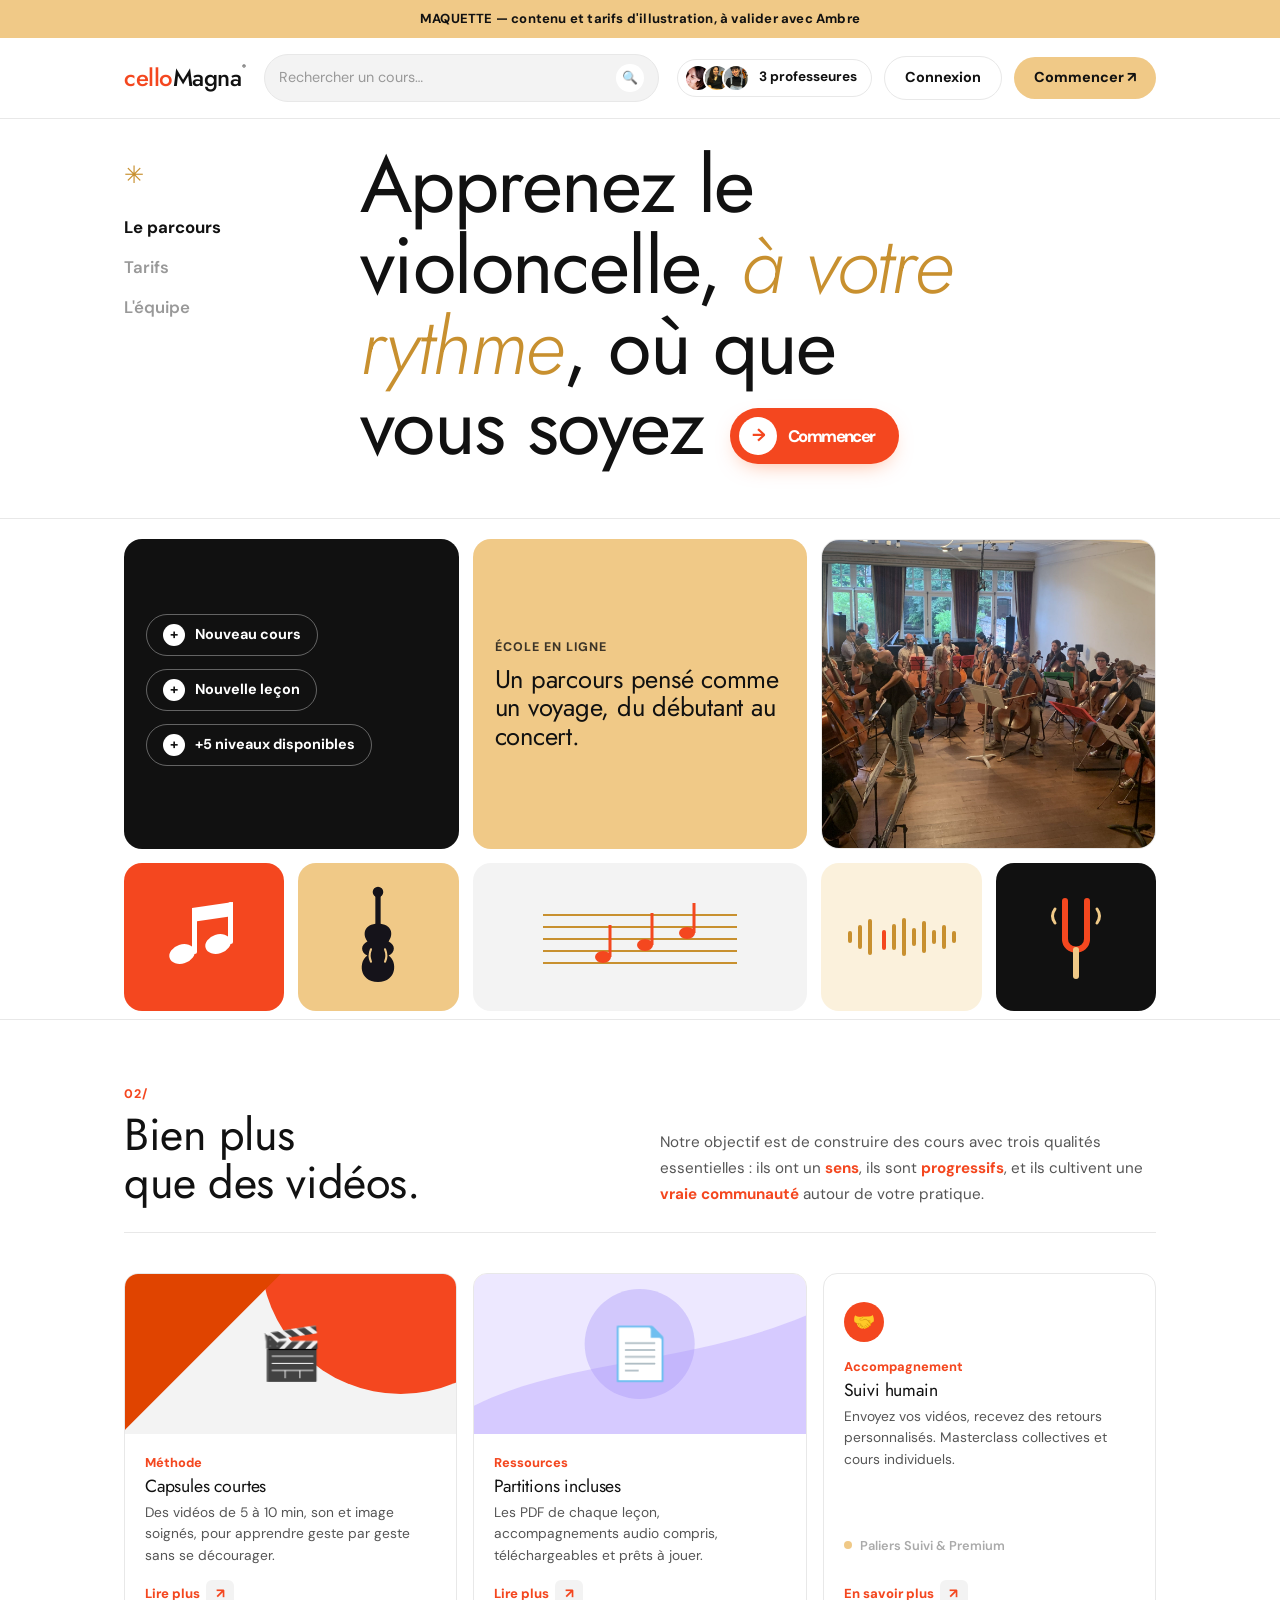
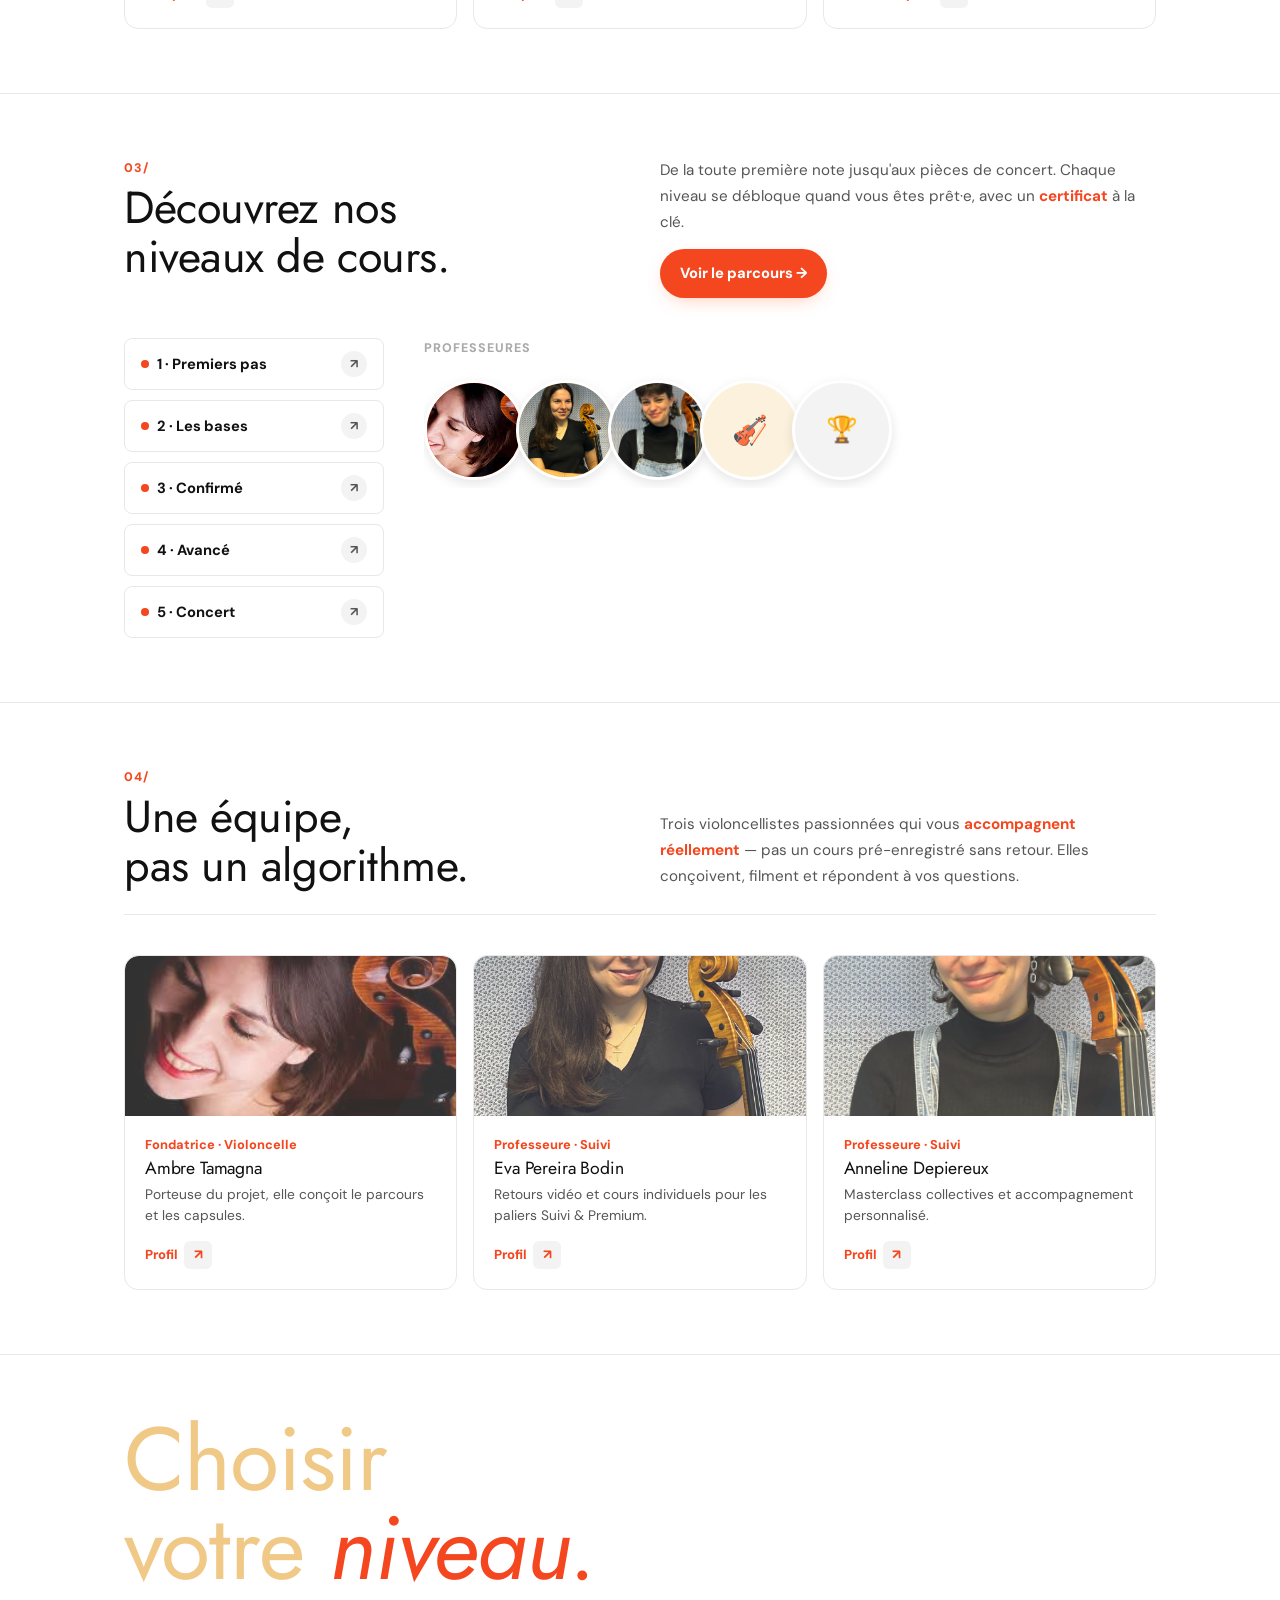
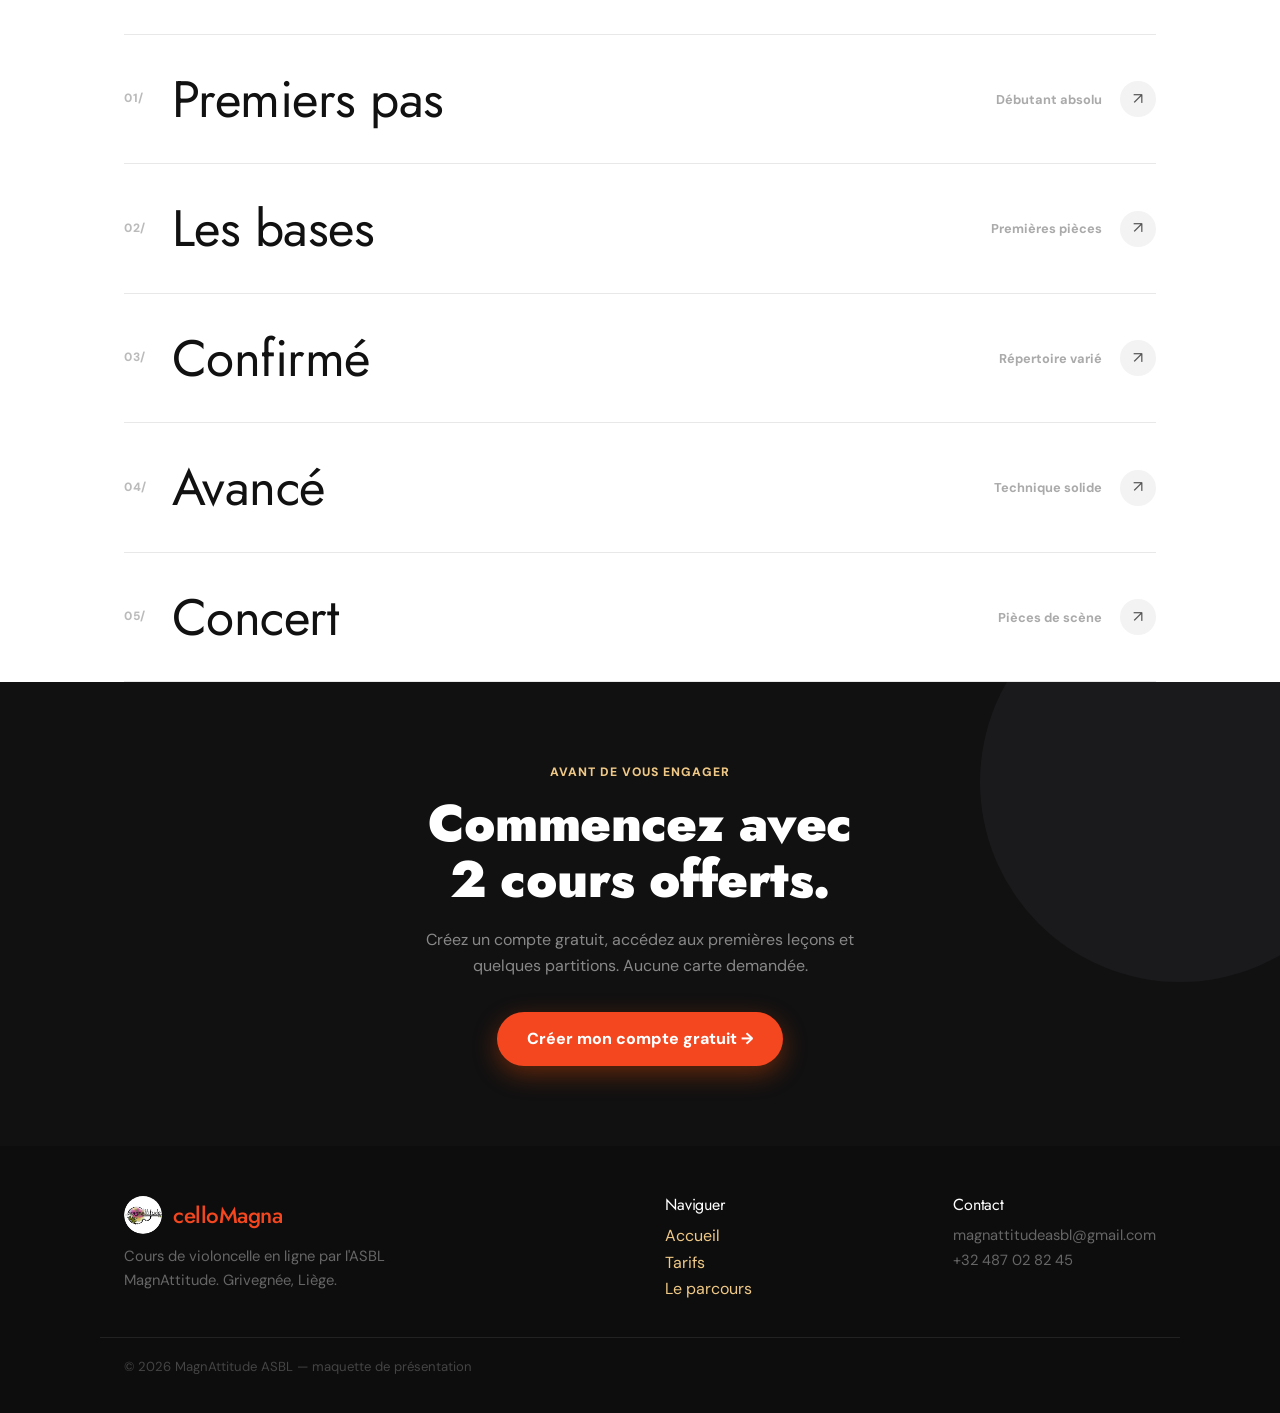
<file: accueil.html>
<!doctype html>
<html lang="fr">
  <head>
    <meta charset="utf-8" />
    <meta name="viewport" content="width=device-width, initial-scale=1" />
    <title>celloMagna — Apprenez le violoncelle en ligne</title>
    <link rel="stylesheet" href="styles.css" />
    <!-- Adobe Fonts — remplacer XXXXXXX par votre kit ID pour activer europa + sophia-pro exactement -->
    <!-- <link rel="stylesheet" href="https://use.typekit.net/XXXXXXX.css"> -->

    <!-- Fallback Google Fonts : Jost ≈ Europa Regular, DM Sans ≈ Sophia Pro Regular -->
    <link rel="preconnect" href="https://fonts.googleapis.com" />
    <link rel="preconnect" href="https://fonts.gstatic.com" crossorigin />
    <link
      href="https://fonts.googleapis.com/css2?family=Jost:ital,wght@0,300;0,400;0,500;0,600;0,700;1,300;1,400&family=DM+Sans:ital,opsz,wght@0,9..40,300;0,9..40,400;0,9..40,500;1,9..40,300;1,9..40,400&display=swap"
      rel="stylesheet"
    />
    <style>
      /* ================================================================
   ACCUEIL — Style Amaeya (couleurs exactes du PNG)
   Blanc · Noir · Orange #F4471F · Lavande #F0C987
   Syne 800 + DM Sans
   ================================================================ */

      /* Palette Amaeya */
      :root {
        --maxw: 1080px;
        --am-white: #ffffff;
        --am-black: #111111;
        --am-gray: #f3f3f3;
        --am-gray2: #eeeeee;
        --am-orange: #f4471f;
        --am-orange-d: #d2360f;
        --am-lav: #f0c987;
        --am-lav-d: #c8902f;
        --am-lav-pale: #fbf1dc;
        --am-line: #e8e8e8;
        --am-text: #111111;
        --am-muted: #999999;
        --am-sub: #555555;
      }

      body {
        background: #ffffff;
        font-family: "sophia-pro", "DM Sans", sans-serif;
        color: #111111;
      }
      h1,
      h2,
      h3 {
        color: #111111;
        font-weight: 400; /* Regular comme demandé */
        font-family: "europa", "Jost", sans-serif;
        letter-spacing: -0.01em;
      }

      /* ================================================================
   NAV
   ================================================================ */
      .am-nav {
        border-bottom: 1px solid var(--am-line);
        background: #ffffff;
        position: sticky;
        top: 0;
        z-index: 100;
      }
      .am-nav-inner {
        max-width: var(--maxw);
        margin: 0 auto;
        padding: 16px 24px;
        width: 100%;
        display: flex;
        align-items: center;
        gap: 18px;
      }
      .am-brand {
        font-family: "europa", "Jost", sans-serif;
        font-weight: 500;
        font-size: 1.5rem;
        letter-spacing: -0.02em;
        color: var(--am-black);
        text-decoration: none;
        flex-shrink: 0;
        display: flex;
        align-items: flex-start;
      }
      .am-brand .o {
        color: var(--am-orange);
      }
      .am-brand sup {
        font-size: 0.5rem;
        font-family: "sophia-pro", "DM Sans", sans-serif;
        color: var(--am-black);
        margin-top: 0.35em;
        margin-left: 1px;
      }
      .am-search {
        flex: 1;
        max-width: 420px;
        display: flex;
        align-items: center;
        gap: 10px;
        background: var(--am-gray);
        border: 1px solid var(--am-line);
        border-radius: 999px;
        padding: 9px 14px;
        font-family: "sophia-pro", "DM Sans", sans-serif;
        font-size: 0.9rem;
        color: var(--am-muted);
        cursor: text;
      }
      .am-search .wave {
        display: flex;
        align-items: center;
        gap: 1.5px;
        flex: none;
      }
      .am-search .wave i {
        display: block;
        width: 2px;
        border-radius: 2px;
        background: var(--am-black);
      }
      .am-search .wave i:nth-child(1) {
        height: 7px;
      }
      .am-search .wave i:nth-child(2) {
        height: 13px;
      }
      .am-search .wave i:nth-child(3) {
        height: 18px;
      }
      .am-search .wave i:nth-child(4) {
        height: 10px;
      }
      .am-search .wave i:nth-child(5) {
        height: 14px;
      }
      .am-search .ph {
        flex: 1;
      }
      .am-search .mag {
        width: 28px;
        height: 28px;
        border-radius: 50%;
        background: #fff;
        display: flex;
        align-items: center;
        justify-content: center;
        font-size: 0.8rem;
        color: #555;
        flex: none;
      }
      .am-mic {
        width: 42px;
        height: 42px;
        border-radius: 50%;
        background: var(--am-gray);
        border: 1px solid var(--am-line);
        display: flex;
        align-items: center;
        justify-content: center;
        flex: none;
        font-size: 0.95rem;
      }
      .am-actions {
        display: flex;
        align-items: center;
        gap: 12px;
        flex-shrink: 0;
        margin-left: auto;
      }
      .am-authors {
        display: flex;
        align-items: center;
        gap: 9px;
        background: #fff;
        border: 1px solid var(--am-line);
        border-radius: 999px;
        padding: 4px 14px 4px 6px;
      }
      .am-avatars {
        display: flex;
      }
      .am-avatars span {
        width: 28px;
        height: 28px;
        border-radius: 50%;
        border: 2px solid #fff;
        overflow: hidden;
        margin-left: -9px;
        background: var(--am-lav);
      }
      .am-avatars span:first-child {
        margin-left: 0;
      }
      .am-avatars img {
        width: 100%;
        height: 100%;
        object-fit: cover;
      }
      .am-authors b {
        font-family: "sophia-pro", "DM Sans", sans-serif;
        font-size: 0.85rem;
        color: var(--am-black);
        font-weight: 700;
      }
      .am-login {
        font-family: "sophia-pro", "DM Sans", sans-serif;
        font-weight: 700;
        font-size: 0.9rem;
        color: var(--am-black);
        text-decoration: none;
        background: #fff;
        border: 1px solid var(--am-line);
        border-radius: 999px;
        padding: 9px 20px;
      }
      .am-join {
        background: var(--am-lav);
        color: var(--am-black);
        font-family: "sophia-pro", "DM Sans", sans-serif;
        font-weight: 800;
        font-size: 0.9rem;
        padding: 9px 20px;
        border-radius: 999px;
        text-decoration: none;
        display: inline-flex;
        align-items: center;
        gap: 6px;
        transition: background 0.18s;
      }
      .am-join:hover {
        background: var(--am-lav-d);
        color: #fff;
      }
      @media (max-width: 880px) {
        .am-search,
        .am-mic,
        .am-authors,
        .am-login {
          display: none;
        }
      }

      /* ================================================================
   HERO : sidebar | headline géant (stat en haut à droite)
   ================================================================ */
      .am-hero {
        border-bottom: 1px solid var(--am-line);
        background: #ffffff;
        padding: 22px 0 50px;
      }
      .am-hero-grid {
        max-width: var(--maxw);
        margin: 0 auto;
        padding: 0 24px;
        display: grid;
        grid-template-columns: 200px 1fr;
        gap: 36px;
        align-items: start;
      }
      @media (max-width: 860px) {
        .am-hero-grid {
          grid-template-columns: 1fr;
        }
        .am-hero-sidebar {
          display: none;
        }
      }

      /* Sidebar */
      .am-hero-sidebar {
        padding-top: 14px;
      }
      .am-aster {
        color: var(--am-lav-d);
        font-size: 1.5rem;
        margin-bottom: 18px;
        display: block;
      }
      .am-sidebar-links {
        display: flex;
        flex-direction: column;
        gap: 8px;
        margin-bottom: 30px;
      }
      .am-sidebar-links a {
        font-family: "sophia-pro", "DM Sans", sans-serif;
        font-weight: 700;
        font-size: 1.05rem;
        color: var(--am-black);
        padding: 2px 0;
        text-decoration: none;
        transition: color 0.15s;
      }
      .am-sidebar-links a.muted {
        color: var(--am-muted);
        font-weight: 600;
      }
      .am-sidebar-links a:hover,
      .am-sidebar-links .active {
        color: var(--am-orange);
      }
      .am-blog {
        display: flex;
        align-items: center;
        gap: 12px;
      }
      .am-blog img {
        width: 60px;
        height: 60px;
        border-radius: 14px;
        object-fit: cover;
        flex: none;
      }
      .am-blog .lbl {
        font-family: "europa", "Jost", sans-serif;
        font-weight: 600;
        font-size: 0.8rem;
        letter-spacing: 0.02em;
      }
      .am-blog .sub {
        font-size: 0.76rem;
        color: var(--am-muted);
        margin-bottom: 4px;
        font-family: "sophia-pro", "DM Sans", sans-serif;
      }
      .am-blog .view {
        display: inline-flex;
        align-items: center;
        gap: 7px;
        font-weight: 700;
        font-size: 0.85rem;
        font-family: "sophia-pro", "DM Sans", sans-serif;
        text-decoration: none;
        color: var(--am-black);
      }
      .am-blog .view .a {
        width: 22px;
        height: 22px;
        border-radius: 50%;
        background: var(--am-orange);
        color: #fff;
        display: inline-flex;
        align-items: center;
        justify-content: center;
        font-size: 0.68rem;
      }

      /* Centre héro */
      .am-hero-main {
        position: relative;
        padding-top: 4px;
      }
      .am-stat-box {
        position: absolute;
        top: 12px;
        right: 0;
        max-width: 290px;
        font-family: "sophia-pro", "DM Sans", sans-serif;
        font-size: 0.92rem;
        color: var(--am-sub);
        line-height: 1.5;
      }
      .am-stat-box strong {
        color: var(--am-orange);
        font-weight: 800;
      }
      .am-headline {
        font-family: "europa", "Jost", sans-serif;
        font-size: clamp(2.8rem, 6.2vw, 6rem);
        font-weight: 400; /* Regular — Europa/Sophia Pro regular */
        line-height: 1.02;
        letter-spacing: -0.02em;
        color: #111111;
      }
      .am-headline .accent {
        color: var(--am-lav-d);
        font-style: italic;
        font-weight: 300;
      }
      .am-headline .chev {
        color: var(--am-lav-d);
        font-weight: 500;
        display: inline-block;
        transform: translateY(-0.05em);
        margin: 0 0.1em;
        letter-spacing: -0.1em;
      }
      .am-work {
        display: inline-flex;
        align-items: center;
        gap: 11px;
        background: var(--am-orange);
        color: #fff;
        font-family: "sophia-pro", "DM Sans", sans-serif;
        font-weight: 800;
        font-size: 1.05rem;
        padding: 9px 24px 9px 9px;
        border-radius: 999px;
        vertical-align: middle;
        margin-left: 0.2em;
        text-decoration: none;
        box-shadow: 0 8px 22px -10px rgba(255, 80, 0, 0.5);
        transition: background 0.18s;
      }
      .am-work:hover {
        background: var(--am-orange-d);
      }
      .am-work .a {
        width: 38px;
        height: 38px;
        border-radius: 50%;
        background: #fff;
        color: var(--am-orange);
        display: inline-flex;
        align-items: center;
        justify-content: center;
        font-size: 1.1rem;
        flex: none;
      }
      /* CTA pilule réutilisée (sections) */
      .am-hero-cta {
        display: inline-flex;
        align-items: center;
        gap: 8px;
        background: var(--am-orange);
        color: #fff;
        font-family: "sophia-pro", "DM Sans", sans-serif;
        font-weight: 800;
        font-size: 0.92rem;
        padding: 12px 20px;
        border-radius: 999px;
        text-decoration: none;
        align-self: flex-start;
        box-shadow: 0 6px 20px -8px rgba(255, 80, 0, 0.4);
        transition: background 0.18s;
      }
      .am-hero-cta:hover {
        background: var(--am-orange-d);
      }

      /* ================================================================
   BENTO GRID (6 colonnes — tuile lavande centrale)
   ================================================================ */
      .am-bento {
        max-width: var(--maxw);
        margin: 0 auto;
        padding: 20px 24px 8px;
        display: grid;
        grid-template-columns: repeat(6, 1fr);
        grid-auto-rows: 148px;
        gap: 14px;
      }
      @media (max-width: 900px) {
        .am-bento {
          grid-template-columns: repeat(2, 1fr);
        }
      }

      .bt {
        border-radius: 18px;
        padding: 22px;
        overflow: hidden;
        position: relative;
        display: flex;
        flex-direction: column;
        justify-content: flex-end;
      }
      /* Couleurs Amaeya */
      .bt-dark {
        background: #111111;
        color: #fff;
      }
      .bt-orange {
        background: var(--am-orange);
        color: #fff;
      }
      .bt-lav {
        background: var(--am-lav);
        color: #111;
      }
      .bt-lav-d {
        background: var(--am-lav-d);
        color: #fff;
      }
      .bt-lav-pale {
        background: var(--am-lav-pale);
        color: #111;
      }
      .bt-gray {
        background: var(--am-gray);
        color: #111;
      }
      .bt-white {
        background: #fff;
        border: 1px solid var(--am-line);
        color: #111;
      }

      .bt-title {
        font-family: "europa", "Jost", sans-serif;
        font-weight: 400;
        font-size: 1.05rem;
        line-height: 1.18;
        letter-spacing: -0.01em;
        color: inherit;
      }
      .bt-text {
        font-size: 0.84rem;
        line-height: 1.45;
        opacity: 0.9;
        margin-top: 4px;
        color: inherit;
        font-family: "sophia-pro", "DM Sans", sans-serif;
      }

      /* placements (calque sur la maquette) — 3 grandes tuiles 2x2 en haut, 5 petites en bas */
      .t-pills {
        grid-column: span 2;
        grid-row: span 2;
        justify-content: center;
        gap: 4px;
      }
      .t-feat {
        grid-column: span 2;
        grid-row: span 2;
        justify-content: center;
      }
      .t-feat .bt-title {
        font-size: 1.6rem;
        line-height: 1.12;
      }
      .t-person {
        grid-column: span 2;
        grid-row: span 2;
        padding: 0;
      }
      .t-note {
        grid-column: span 1;
        grid-row: span 1;
        align-items: center;
        justify-content: center;
      }
      .t-cello {
        grid-column: span 1;
        grid-row: span 1;
        align-items: center;
        justify-content: center;
      }
      .t-staff {
        grid-column: span 2;
        grid-row: span 1;
        align-items: center;
        justify-content: center;
      }
      .t-audio {
        grid-column: span 1;
        grid-row: span 1;
        align-items: center;
        justify-content: center;
      }
      .t-fork {
        grid-column: span 1;
        grid-row: span 1;
        align-items: center;
        justify-content: center;
      }

      .bt-pill-o {
        display: inline-flex;
        align-items: center;
        gap: 10px;
        border: 1px solid rgba(255, 255, 255, 0.35);
        border-radius: 999px;
        padding: 8px 16px;
        font-family: "sophia-pro", "DM Sans", sans-serif;
        font-size: 0.9rem;
        font-weight: 700;
        margin-bottom: 9px;
        width: fit-content;
      }
      .bt-pill-o .pl {
        width: 22px;
        height: 22px;
        border-radius: 50%;
        background: #fff;
        color: #141414;
        display: inline-flex;
        align-items: center;
        justify-content: center;
        font-size: 0.9rem;
      }
      .bt-person-img {
        width: 100%;
        height: 100%;
        object-fit: cover;
        object-position: top center;
      }
      .bt-feat-eyebrow {
        font-family: "sophia-pro", "DM Sans", sans-serif;
        font-size: 0.78rem;
        font-weight: 800;
        letter-spacing: 1px;
        text-transform: uppercase;
        opacity: 0.8;
        margin-bottom: 8px;
      }
      svg.deco {
        width: 100%;
        height: 100%;
      }

      /* ================================================================
   SECTION HEADER
   ================================================================ */
      .am-section {
        max-width: var(--maxw);
        margin: 0 auto;
        padding: 64px 24px;
      }
      .am-section-top {
        display: grid;
        grid-template-columns: 1fr 1fr;
        gap: 40px;
        align-items: end;
        margin-bottom: 40px;
        padding-bottom: 24px;
        border-bottom: 1px solid var(--am-line);
      }
      @media (max-width: 680px) {
        .am-section-top {
          grid-template-columns: 1fr;
        }
      }

      .am-section-num {
        font-family: "sophia-pro", "DM Sans", sans-serif;
        font-size: 0.78rem;
        font-weight: 800;
        color: var(--am-orange);
        letter-spacing: 1px;
        margin-bottom: 6px;
        display: block;
      }
      .am-section-h2 {
        font-family: "europa", "Jost", sans-serif;
        font-size: clamp(1.8rem, 3.5vw, 3rem);
        font-weight: 400;
        color: #111111;
        line-height: 1.08;
        letter-spacing: -0.01em;
      }
      .am-section-desc {
        font-size: 0.95rem;
        color: #555;
        line-height: 1.7;
        font-family: "sophia-pro", "DM Sans", sans-serif;
      }
      .am-section-desc strong {
        color: var(--am-orange);
      }

      /* ================================================================
   CARDS ÉQUIPE / CONTENU
   ================================================================ */
      .am-show-grid {
        display: grid;
        grid-template-columns: repeat(3, 1fr);
        gap: 16px;
      }
      @media (max-width: 760px) {
        .am-show-grid {
          grid-template-columns: 1fr;
        }
      }

      .am-show-card {
        border-radius: 14px;
        overflow: hidden;
        border: 1px solid var(--am-line);
        background: #fff;
        text-decoration: none;
        color: inherit;
        transition:
          transform 0.2s,
          box-shadow 0.2s;
        display: flex;
        flex-direction: column;
      }
      .am-show-card:hover {
        transform: translateY(-4px);
        box-shadow: 0 14px 40px -16px rgba(0, 0, 0, 0.15);
      }

      .am-show-thumb {
        height: 160px;
        position: relative;
        overflow: hidden;
        display: flex;
        align-items: center;
        justify-content: center;
      }
      .am-show-thumb svg {
        position: absolute;
        inset: 0;
        width: 100%;
        height: 100%;
      }
      .am-show-thumb .thumb-ico {
        position: relative;
        z-index: 2;
        font-size: 3.2rem;
      }

      .am-show-body {
        padding: 18px 20px 20px;
        flex: 1;
        display: flex;
        flex-direction: column;
      }
      .am-show-body h3 {
        font-family: "europa", "Jost", sans-serif;
        font-weight: 400;
        font-size: 1.1rem;
        letter-spacing: -0.01em;
        color: #111;
        margin-bottom: 6px;
      }
      .am-show-body p {
        font-size: 0.86rem;
        color: #555;
        flex: 1;
        line-height: 1.55;
      }
      .am-show-role {
        color: var(--am-orange);
        font-size: 0.8rem;
        font-weight: 800;
        margin-bottom: 4px;
        font-family: "sophia-pro", "DM Sans", sans-serif;
      }
      .am-read-more {
        display: inline-flex;
        align-items: center;
        gap: 6px;
        font-family: "sophia-pro", "DM Sans", sans-serif;
        font-weight: 800;
        font-size: 0.82rem;
        color: var(--am-orange);
        margin-top: 14px;
        text-decoration: none;
      }
      .am-arrow-box {
        width: 28px;
        height: 28px;
        border-radius: 6px;
        background: var(--am-gray);
        display: inline-flex;
        align-items: center;
        justify-content: center;
        font-size: 0.85rem;
        color: var(--am-orange);
        transition: background 0.15s;
      }
      .am-show-card:hover .am-arrow-box {
        background: var(--am-orange);
        color: #fff;
      }

      /* ================================================================
   SECTION PARCOURS
   ================================================================ */
      .am-parcours {
        max-width: var(--maxw);
        margin: 0 auto;
        padding: 64px 24px;
      }
      .am-parcours-top {
        display: grid;
        grid-template-columns: 1fr 1fr;
        gap: 40px;
        margin-bottom: 40px;
      }
      @media (max-width: 700px) {
        .am-parcours-top {
          grid-template-columns: 1fr;
        }
      }

      .am-parcours-tags {
        display: flex;
        flex-direction: column;
        gap: 10px;
      }
      .am-parcours-tag {
        display: flex;
        align-items: center;
        justify-content: space-between;
        padding: 12px 16px;
        border: 1px solid var(--am-line);
        border-radius: 8px;
        font-family: "sophia-pro", "DM Sans", sans-serif;
        font-weight: 700;
        font-size: 0.92rem;
        color: #111;
        background: #fff;
        text-decoration: none;
        transition:
          background 0.15s,
          border-color 0.15s;
      }
      .am-parcours-tag:hover {
        background: var(--am-lav-pale);
        border-color: var(--am-lav);
      }
      .am-parcours-tag .dot {
        width: 8px;
        height: 8px;
        border-radius: 50%;
        background: var(--am-orange);
      }
      .am-parcours-tag .tag-arrow {
        width: 26px;
        height: 26px;
        border-radius: 999px;
        background: var(--am-gray);
        display: flex;
        align-items: center;
        justify-content: center;
        font-size: 0.8rem;
        color: #555;
      }

      .am-circle-row {
        display: flex;
        gap: 12px;
        align-items: center;
        overflow-x: auto;
        padding: 8px 0;
      }
      .am-circle {
        width: 100px;
        height: 100px;
        border-radius: 50%;
        flex-shrink: 0;
        position: relative;
        overflow: hidden;
        border: 3px solid #fff;
        box-shadow: 0 4px 12px rgba(0, 0, 0, 0.1);
        display: flex;
        align-items: center;
        justify-content: center;
        font-size: 2.4rem;
      }
      .am-circle img {
        position: absolute;
        inset: 0;
        width: 100%;
        height: 100%;
        object-fit: cover;
      }
      .am-circle:not(:first-child) {
        margin-left: -20px;
      }
      .am-parcours-cols {
        display: grid;
        grid-template-columns: 260px 1fr;
        gap: 40px;
        align-items: start;
      }
      .am-parcours-cols > * {
        min-width: 0;
      }
      @media (max-width: 700px) {
        .am-parcours-cols {
          grid-template-columns: 1fr;
        }
      }

      /* ================================================================
   BROWSE BY LEVEL — titre géant lavande
   ================================================================ */
      .am-browse {
        border-top: 1px solid var(--am-line);
        padding: 60px 0 0;
      }
      .am-browse-title {
        max-width: var(--maxw);
        margin: 0 auto;
        padding: 0 24px 40px;
        font-family: "europa", "Jost", sans-serif;
        font-size: clamp(3rem, 7vw, 7rem);
        font-weight: 400;
        letter-spacing: -0.01em;
        line-height: 1;
        color: var(--am-lav); /* lavande exacte Amaeya */
        letter-spacing: -1px;
      }
      .am-browse-title em {
        color: var(--am-orange);
        font-style: italic;
      }

      .am-level-list {
        max-width: var(--maxw);
        margin: 0 auto;
        padding: 0 24px;
      }
      .am-level-item {
        display: flex;
        align-items: center;
        padding: 22px 0;
        border-top: 1px solid var(--am-line);
        position: relative;
        text-decoration: none;
        color: inherit;
        transition: background 0.15s;
      }
      .am-level-item:last-child {
        border-bottom: 1px solid var(--am-line);
      }
      .am-level-num {
        font-family: "sophia-pro", "DM Sans", sans-serif;
        font-size: 0.75rem;
        font-weight: 800;
        color: #bbb;
        width: 48px;
        flex-shrink: 0;
        letter-spacing: 0.5px;
      }
      .am-level-name {
        flex: 1;
        font-family: "europa", "Jost", sans-serif;
        font-size: clamp(1.8rem, 4vw, 3.2rem);
        font-weight: 400;
        color: #111;
        letter-spacing: -0.01em;
        transition: color 0.15s;
      }
      .am-level-item:hover .am-level-name {
        color: var(--am-orange);
      }
      .am-level-count {
        font-family: "sophia-pro", "DM Sans", sans-serif;
        font-size: 0.8rem;
        font-weight: 700;
        color: #aaa;
        margin-right: 18px;
      }
      .am-level-icon {
        width: 36px;
        height: 36px;
        border-radius: 50%;
        background: var(--am-gray);
        display: flex;
        align-items: center;
        justify-content: center;
        font-size: 1rem;
        color: #555;
        transition: background 0.15s;
      }
      .am-level-item:hover .am-level-icon {
        background: var(--am-orange);
        color: #fff;
      }
      .am-float-photo {
        position: absolute;
        right: 80px;
        top: 50%;
        transform: translateY(-50%) rotate(-4deg);
        width: 110px;
        height: 80px;
        border-radius: 10px;
        overflow: hidden;
        box-shadow: 0 8px 24px rgba(0, 0, 0, 0.15);
        border: 3px solid #fff;
        display: flex;
        align-items: center;
        justify-content: center;
        font-size: 3rem;
        background: var(--am-gray);
        pointer-events: none;
      }
      .am-float-photo img {
        width: 100%;
        height: 100%;
        object-fit: cover;
      }

      /* ================================================================
   CTA SECTION
   ================================================================ */
      .am-cta {
        background: #111111;
        padding: 80px 24px;
        text-align: center;
        position: relative;
        overflow: hidden;
      }
      .am-cta::before {
        content: "";
        position: absolute;
        top: -100px;
        right: -100px;
        width: 400px;
        height: 400px;
        border-radius: 50%;
        background: rgba(200, 184, 255, 0.05);
        pointer-events: none;
      }
      .am-cta .eyebrow {
        color: var(--am-lav);
        display: block;
        margin-bottom: 14px;
      }
      .am-cta h2 {
        font-family: "europa", "Jost", sans-serif;
        font-size: clamp(2rem, 4vw, 3.4rem);
        font-weight: 900;
        color: #fff;
        max-width: 18ch;
        margin: 0 auto 20px;
        line-height: 1.08;
      }
      .am-cta p {
        color: rgba(255, 255, 255, 0.55);
        max-width: 44ch;
        margin: 0 auto 32px;
        font-size: 1rem;
      }
      .am-cta a {
        display: inline-flex;
        align-items: center;
        gap: 9px;
        background: var(--am-orange);
        color: #fff;
        font-family: "sophia-pro", "DM Sans", sans-serif;
        font-weight: 800;
        font-size: 1rem;
        padding: 14px 30px;
        border-radius: 999px;
        box-shadow: 0 8px 24px rgba(255, 80, 0, 0.35);
        text-decoration: none;
        transition:
          background 0.18s,
          transform 0.15s;
        position: relative;
        z-index: 1;
      }
      .am-cta a:hover {
        background: var(--am-orange-d);
        transform: translateY(-2px);
      }

      /* Séparateur */
      .full-border {
        border-top: 1px solid var(--am-line);
      }

      /* Note banner */
      .note-banner {
        background: var(--am-lav);
        color: #111;
        text-align: center;
        font-weight: 700;
        font-size: 0.82rem;
        padding: 8px;
      }
    </style>
  </head>
  <body>
    <div class="note-banner">
      MAQUETTE — contenu et tarifs d'illustration, à valider avec Ambre
    </div>

    <!-- ================================================================
     NAV
================================================================ -->
    <header class="am-nav">
      <div class="am-nav-inner">
        <a class="am-brand" href="accueil.html"
          ><span class="o">cello</span>Magna<sup>®</sup></a
        >
        <div class="am-search">
          <span class="ph">Rechercher un cours…</span>
          <span class="mag">🔍</span>
        </div>
        <div class="am-actions">
          <span class="am-authors">
            <span class="am-avatars">
              <span><img src="assets/photos/ambre-tamagna.jpg" alt="" /></span>
              <span
                ><img src="assets/photos/eva-pereira-bodin.jpg" alt=""
              /></span>
              <span
                ><img src="assets/photos/anneline-depiereux.jpg" alt=""
              /></span>
            </span>
            <b>3 professeures</b>
          </span>
          <a href="paliers.html" class="am-login">Connexion</a>
          <a href="paliers.html" class="am-join">Commencer ↗</a>
        </div>
      </div>
    </header>

    <!-- ================================================================
     HERO : sidebar | headline géant | panel droit
================================================================ -->
    <section class="am-hero">
      <div class="am-hero-grid">
        <aside class="am-hero-sidebar">
          <span class="am-aster">✳</span>
          <nav class="am-sidebar-links">
            <a href="parcours-realiste.html">Le parcours</a>
            <a href="paliers.html" class="muted">Tarifs</a>
            <a href="#profs" class="muted">L'équipe</a>
          </nav>
          <div class="am-blog">
            <div></div>
          </div>
        </aside>

        <div class="am-hero-main">
          <h1 class="am-headline">
            Apprenez le <br />
            violoncelle, <em class="accent">à votre</em><br />
            <em class="accent">rythme</em>, où que<br />
            vous soyez
            <a href="paliers.html" class="am-work"
              ><span class="a">→</span> Commencer</a
            >
          </h1>
        </div>
      </div>
    </section>

    <!-- ================================================================
     BENTO GRID
================================================================ -->
    <div class="am-bento">
      <!-- pills (dark) -->
      <div class="bt bt-dark t-pills">
        <div class="bt-pill-o"><span class="pl">+</span> Nouveau cours</div>
        <div class="bt-pill-o"><span class="pl">+</span> Nouvelle leçon</div>
        <div class="bt-pill-o">
          <span class="pl">+</span> +5 niveaux disponibles
        </div>
      </div>

      <!-- feature sable doré -->
      <div class="bt bt-lav t-feat">
        <div class="bt-feat-eyebrow">École en ligne</div>
        <div class="bt-title">
          Un parcours pensé comme un voyage, du débutant au concert.
        </div>
      </div>

      <!-- photo (ensemble de violoncelles) -->
      <div class="bt bt-white t-person">
        <img
          class="bt-person-img"
          src="assets/photos/cours-violoncelle.jpg"
          alt="Ensemble de violoncelles"
        />
      </div>

      <!-- croches (orange) -->
      <div class="bt bt-orange t-note" title="Musique">
        <svg
          width="92"
          height="86"
          viewBox="0 0 92 86"
          fill="#fff"
          aria-label="Croches"
        >
          <rect x="34" y="14" width="5" height="46" rx="2.5" />
          <rect x="70" y="8" width="5" height="42" rx="2.5" />
          <path d="M34 14 L75 8 L75 22 L34 28 Z" />
          <ellipse
            cx="24"
            cy="60"
            rx="13"
            ry="9.5"
            transform="rotate(-18 24 60)"
          />
          <ellipse
            cx="60"
            cy="50"
            rx="13"
            ry="9.5"
            transform="rotate(-18 60 50)"
          />
        </svg>
      </div>

      <!-- violoncelle (lavande) -->
      <div class="bt bt-lav t-cello" title="Violoncelle">
        <svg
          width="58"
          height="118"
          viewBox="0 0 58 118"
          aria-label="Violoncelle"
        >
          <g fill="#15131A">
            <circle cx="29" cy="8" r="6" />
            <rect x="26" y="8" width="6" height="40" />
            <path
              d="M29 44 C13 44 11 56 17 64 C9 68 9 76 17 80
                 C7 86 7 110 29 110 C51 110 51 86 41 80
                 C49 76 49 68 41 64 C47 56 45 44 29 44 Z"
            />
          </g>
          <path
            d="M21 73 q-3 7 0 14"
            stroke="#F0C987"
            stroke-width="2.4"
            fill="none"
            stroke-linecap="round"
          />
          <path
            d="M37 73 q3 7 0 14"
            stroke="#F0C987"
            stroke-width="2.4"
            fill="none"
            stroke-linecap="round"
          />
        </svg>
      </div>

      <!-- partition / portée (gris, large) -->
      <div class="bt bt-gray t-staff" title="Partitions">
        <svg
          width="230"
          height="84"
          viewBox="0 0 230 84"
          aria-label="Partition"
        >
          <g stroke="#C8902F" stroke-width="2">
            <line x1="18" y1="20" x2="212" y2="20" />
            <line x1="18" y1="32" x2="212" y2="32" />
            <line x1="18" y1="44" x2="212" y2="44" />
            <line x1="18" y1="56" x2="212" y2="56" />
            <line x1="18" y1="68" x2="212" y2="68" />
          </g>
          <g fill="#F4471F">
            <ellipse cx="78" cy="62" rx="8" ry="6" />
            <ellipse cx="120" cy="50" rx="8" ry="6" />
            <ellipse cx="162" cy="38" rx="8" ry="6" />
          </g>
          <g stroke="#F4471F" stroke-width="3">
            <line x1="85" y1="62" x2="85" y2="30" />
            <line x1="127" y1="50" x2="127" y2="18" />
            <line x1="169" y1="38" x2="169" y2="8" />
          </g>
        </svg>
      </div>

      <!-- ondes sonores (lavande pâle) -->
      <div class="bt bt-lav-pale t-audio" title="Audio">
        <svg
          width="120"
          height="42"
          viewBox="0 0 120 42"
          aria-label="Ondes sonores"
        >
          <g fill="#C8902F">
            <rect x="6" y="15" width="4" height="12" rx="2" />
            <rect x="16" y="9" width="4" height="24" rx="2" />
            <rect x="26" y="3" width="4" height="36" rx="2" />
            <rect x="40" y="14" width="4" height="20" rx="2" fill="#F4471F" />
            <rect x="50" y="8" width="4" height="26" rx="2" />
            <rect x="60" y="2" width="4" height="38" rx="2" />
            <rect x="70" y="12" width="4" height="18" rx="2" />
            <rect x="80" y="5" width="4" height="32" rx="2" />
            <rect x="90" y="14" width="4" height="14" rx="2" />
            <rect x="100" y="9" width="4" height="24" rx="2" />
            <rect x="110" y="15" width="4" height="12" rx="2" />
          </g>
        </svg>
      </div>

      <!-- diapason (noir) -->
      <div class="bt bt-dark t-fork" title="Accordez votre violoncelle">
        <svg width="58" height="100" viewBox="0 0 58 100" aria-label="Diapason">
          <g
            fill="none"
            stroke="#F4471F"
            stroke-width="6"
            stroke-linecap="round"
          >
            <path d="M18 14 L18 52" />
            <path d="M40 14 L40 52" />
            <path d="M18 52 C18 66 40 66 40 52" />
          </g>
          <rect x="26" y="60" width="6" height="32" rx="3" fill="#F0C987" />
          <path
            d="M8 22 q-5 7 0 14"
            stroke="#F0C987"
            stroke-width="3"
            fill="none"
            stroke-linecap="round"
          />
          <path
            d="M50 22 q5 7 0 14"
            stroke="#F0C987"
            stroke-width="3"
            fill="none"
            stroke-linecap="round"
          />
        </svg>
      </div>
    </div>

    <!-- ================================================================
     SECTION 02 — NOS 3 PILIERS
================================================================ -->
    <div class="full-border"></div>
    <div class="am-section">
      <div class="am-section-top">
        <div>
          <span class="am-section-num">02/</span>
          <h2 class="am-section-h2">Bien plus<br />que des vidéos.</h2>
        </div>
        <div>
          <p class="am-section-desc">
            Notre objectif est de construire des cours avec trois qualités
            essentielles : ils ont un <strong>sens</strong>, ils sont
            <strong>progressifs</strong>, et ils cultivent une
            <strong>vraie communauté</strong> autour de votre pratique.
          </p>
        </div>
      </div>

      <div class="am-show-grid">
        <div class="am-show-card" style="cursor: default">
          <div class="am-show-thumb">
            <svg
              viewBox="0 0 340 160"
              xmlns="http://www.w3.org/2000/svg"
              preserveAspectRatio="xMidYMid slice"
            >
              <rect width="340" height="160" fill="#F3F3F3" />
              <circle cx="280" cy="-20" r="140" fill="#F4471F" />
              <polygon points="0,160 160,0 0,0" fill="#E04400" />
            </svg>
            <span class="thumb-ico">🎬</span>
          </div>
          <div class="am-show-body">
            <div class="am-show-role">Méthode</div>
            <h3>Capsules courtes</h3>
            <p>
              Des vidéos de 5 à 10 min, son et image soignés, pour apprendre
              geste par geste sans se décourager.
            </p>
            <span class="am-read-more"
              >Lire plus <span class="am-arrow-box">↗</span></span
            >
          </div>
        </div>

        <div class="am-show-card" style="cursor: default">
          <div class="am-show-thumb" style="background: var(--am-lav-pale)">
            <svg
              viewBox="0 0 340 160"
              xmlns="http://www.w3.org/2000/svg"
              preserveAspectRatio="xMidYMid slice"
            >
              <rect width="340" height="160" fill="#EDE8FF" />
              <path
                d="M-40,160 C60,80 200,100 340,40 L340,160 Z"
                fill="rgba(200,184,255,.6)"
              />
              <circle cx="170" cy="70" r="55" fill="rgba(168,150,248,.4)" />
            </svg>
            <span class="thumb-ico">📄</span>
          </div>
          <div class="am-show-body">
            <div class="am-show-role">Ressources</div>
            <h3>Partitions incluses</h3>
            <p>
              Les PDF de chaque leçon, accompagnements audio compris,
              téléchargeables et prêts à jouer.
            </p>
            <span class="am-read-more"
              >Lire plus <span class="am-arrow-box">↗</span></span
            >
          </div>
        </div>

        <div class="am-show-card" style="cursor: default">
          <div
            class="am-show-body"
            style="padding-top: 28px; justify-content: space-between"
          >
            <div>
              <div
                style="
                  width: 40px;
                  height: 40px;
                  border-radius: 50%;
                  background: var(--am-orange);
                  display: flex;
                  align-items: center;
                  justify-content: center;
                  font-size: 1.1rem;
                  margin-bottom: 14px;
                "
              >
                🤝
              </div>
              <div class="am-show-role">Accompagnement</div>
              <h3>Suivi humain</h3>
              <p>
                Envoyez vos vidéos, recevez des retours personnalisés.
                Masterclass collectives et cours individuels.
              </p>
            </div>
            <div>
              <div
                style="
                  display: flex;
                  align-items: center;
                  gap: 8px;
                  margin: 18px 0 10px;
                  font-family:
                    &quot;sophia-pro&quot;, &quot;DM Sans&quot;, sans-serif;
                  font-size: 0.8rem;
                  color: #aaa;
                  font-weight: 600;
                "
              >
                <span
                  style="
                    width: 8px;
                    height: 8px;
                    border-radius: 50%;
                    background: var(--am-lav);
                    display: inline-block;
                  "
                ></span>
                Paliers Suivi &amp; Premium
              </div>
              <span class="am-read-more"
                >En savoir plus <span class="am-arrow-box">↗</span></span
              >
            </div>
          </div>
        </div>
      </div>
    </div>

    <!-- ================================================================
     SECTION 03 — LE PARCOURS
================================================================ -->
    <div class="full-border"></div>
    <div class="am-parcours">
      <div class="am-parcours-top">
        <div>
          <span class="am-section-num">03/</span>
          <h2 class="am-section-h2">Découvrez nos<br />niveaux de cours.</h2>
        </div>
        <div
          style="
            display: flex;
            flex-direction: column;
            justify-content: flex-end;
            gap: 14px;
          "
        >
          <p class="am-section-desc">
            De la toute première note jusqu'aux pièces de concert. Chaque niveau
            se débloque quand vous êtes prêt·e, avec un
            <strong>certificat</strong> à la clé.
          </p>
          <a
            href="parcours-realiste.html"
            class="am-hero-cta"
            style="align-self: flex-start"
            >Voir le parcours →</a
          >
        </div>
      </div>

      <div class="am-parcours-cols">
        <div class="am-parcours-tags">
          <a href="parcours-realiste.html" class="am-parcours-tag">
            <span style="display: flex; align-items: center; gap: 8px"
              ><span class="dot"></span>1 · Premiers pas</span
            >
            <span class="tag-arrow">↗</span>
          </a>
          <a href="parcours-realiste.html" class="am-parcours-tag">
            <span style="display: flex; align-items: center; gap: 8px"
              ><span class="dot"></span>2 · Les bases</span
            >
            <span class="tag-arrow">↗</span>
          </a>
          <a href="parcours-realiste.html" class="am-parcours-tag">
            <span style="display: flex; align-items: center; gap: 8px"
              ><span class="dot"></span>3 · Confirmé</span
            >
            <span class="tag-arrow">↗</span>
          </a>
          <a href="parcours-realiste.html" class="am-parcours-tag">
            <span style="display: flex; align-items: center; gap: 8px"
              ><span class="dot"></span>4 · Avancé</span
            >
            <span class="tag-arrow">↗</span>
          </a>
          <a href="parcours-realiste.html" class="am-parcours-tag">
            <span style="display: flex; align-items: center; gap: 8px"
              ><span class="dot"></span>5 · Concert</span
            >
            <span class="tag-arrow">↗</span>
          </a>
        </div>

        <div>
          <div
            style="
              font-family:
                &quot;sophia-pro&quot;, &quot;DM Sans&quot;, sans-serif;
              font-size: 0.78rem;
              font-weight: 800;
              color: #aaa;
              text-transform: uppercase;
              letter-spacing: 1px;
              margin-bottom: 14px;
            "
          >
            Professeures
          </div>
          <div class="am-circle-row">
            <div class="am-circle" style="background: #f4471f">
              <img src="assets/photos/ambre-tamagna.jpg" alt="Ambre" />
            </div>
            <div class="am-circle" style="background: var(--am-lav)">
              <img src="assets/photos/eva-pereira-bodin.jpg" alt="Eva" />
            </div>
            <div class="am-circle" style="background: #f3f3f3">
              <img src="assets/photos/anneline-depiereux.jpg" alt="Anneline" />
            </div>
            <div
              class="am-circle"
              style="background: var(--am-lav-pale); font-size: 1.8rem"
            >
              🎻
            </div>
            <div
              class="am-circle"
              style="background: var(--am-gray); font-size: 1.6rem"
            >
              🏆
            </div>
          </div>
        </div>
      </div>
    </div>

    <!-- ================================================================
     SECTION 04 — ÉQUIPE
================================================================ -->
    <div class="full-border"></div>
    <div class="am-section" id="profs">
      <div class="am-section-top">
        <div>
          <span class="am-section-num">04/</span>
          <h2 class="am-section-h2">Une équipe,<br />pas un algorithme.</h2>
        </div>
        <div>
          <p class="am-section-desc">
            Trois violoncellistes passionnées qui vous
            <strong>accompagnent réellement</strong> — pas un cours
            pré-enregistré sans retour. Elles conçoivent, filment et répondent à
            vos questions.
          </p>
        </div>
      </div>

      <div class="am-show-grid">
        <a class="am-show-card" href="#profs">
          <div class="am-show-thumb">
            <svg
              viewBox="0 0 340 160"
              xmlns="http://www.w3.org/2000/svg"
              preserveAspectRatio="xMidYMid slice"
            >
              <rect width="340" height="160" fill="#F3F3F3" />
              <circle cx="170" cy="80" r="130" fill="rgba(255,80,0,.15)" />
            </svg>
            <img
              src="assets/photos/ambre-tamagna.jpg"
              alt="Ambre Tamagna"
              style="
                position: absolute;
                inset: 0;
                width: 100%;
                height: 100%;
                object-fit: cover;
                opacity: 0.8;
                border-radius: 14px 14px 0 0;
              "
            />
          </div>
          <div class="am-show-body">
            <div class="am-show-role">Fondatrice · Violoncelle</div>
            <h3>Ambre Tamagna</h3>
            <p>Porteuse du projet, elle conçoit le parcours et les capsules.</p>
            <span class="am-read-more"
              >Profil <span class="am-arrow-box">↗</span></span
            >
          </div>
        </a>

        <a class="am-show-card" href="#profs">
          <div class="am-show-thumb" style="background: var(--am-lav-pale)">
            <svg
              viewBox="0 0 340 160"
              xmlns="http://www.w3.org/2000/svg"
              preserveAspectRatio="xMidYMid slice"
            >
              <rect width="340" height="160" fill="#EDE8FF" />
              <circle cx="170" cy="80" r="130" fill="rgba(200,184,255,.4)" />
            </svg>
            <img
              src="assets/photos/eva-pereira-bodin.jpg"
              alt="Eva"
              style="
                position: absolute;
                inset: 0;
                width: 100%;
                height: 100%;
                object-fit: cover;
                opacity: 0.8;
                border-radius: 14px 14px 0 0;
              "
            />
          </div>
          <div class="am-show-body">
            <div class="am-show-role">Professeure · Suivi</div>
            <h3>Eva Pereira Bodin</h3>
            <p>
              Retours vidéo et cours individuels pour les paliers Suivi &amp;
              Premium.
            </p>
            <span class="am-read-more"
              >Profil <span class="am-arrow-box">↗</span></span
            >
          </div>
        </a>

        <a class="am-show-card" href="#profs">
          <div class="am-show-thumb" style="background: #f3f3f3">
            <svg
              viewBox="0 0 340 160"
              xmlns="http://www.w3.org/2000/svg"
              preserveAspectRatio="xMidYMid slice"
            >
              <rect width="340" height="160" fill="#F3F3F3" />
              <circle cx="170" cy="80" r="130" fill="rgba(255,80,0,.07)" />
            </svg>
            <img
              src="assets/photos/anneline-depiereux.jpg"
              alt="Anneline"
              style="
                position: absolute;
                inset: 0;
                width: 100%;
                height: 100%;
                object-fit: cover;
                opacity: 0.8;
                border-radius: 14px 14px 0 0;
              "
            />
          </div>
          <div class="am-show-body">
            <div class="am-show-role">Professeure · Suivi</div>
            <h3>Anneline Depiereux</h3>
            <p>Masterclass collectives et accompagnement personnalisé.</p>
            <span class="am-read-more"
              >Profil <span class="am-arrow-box">↗</span></span
            >
          </div>
        </a>
      </div>
    </div>

    <!-- ================================================================
     BROWSE BY LEVEL — titre lavande géant + liste
================================================================ -->
    <div class="am-browse">
      <div class="am-browse-title">Choisir<br />votre <em>niveau.</em></div>

      <div class="am-level-list">
        <a class="am-level-item" href="parcours-realiste.html">
          <span class="am-level-num">01/</span>
          <span class="am-level-name">Premiers pas</span>
          <span class="am-level-count">Débutant absolu</span>
          <div class="am-level-icon">↗</div>
        </a>

        <a
          class="am-level-item"
          href="parcours-realiste.html"
          style="position: relative"
        >
          <span class="am-level-num">02/</span>
          <span class="am-level-name">Les bases</span>
          <span class="am-level-count">Premières pièces</span>

          <div class="am-level-icon">↗</div>
        </a>

        <a class="am-level-item" href="parcours-realiste.html">
          <span class="am-level-num">03/</span>
          <span class="am-level-name">Confirmé</span>
          <span class="am-level-count">Répertoire varié</span>
          <div class="am-level-icon">↗</div>
        </a>

        <a class="am-level-item" href="parcours-realiste.html">
          <span class="am-level-num">04/</span>
          <span class="am-level-name">Avancé</span>
          <span class="am-level-count">Technique solide</span>
          <div class="am-level-icon">↗</div>
        </a>

        <a class="am-level-item" href="parcours-realiste.html">
          <span class="am-level-num">05/</span>
          <span class="am-level-name">Concert</span>
          <span class="am-level-count">Pièces de scène</span>
          <div class="am-level-icon">↗</div>
        </a>
      </div>
    </div>

    <!-- ================================================================
     CTA
================================================================ -->
    <div class="am-cta">
      <div
        style="
          max-width: var(--maxw);
          margin: 0 auto;
          position: relative;
          z-index: 1;
        "
      >
        <span class="eyebrow" style="color: var(--am-lav)"
          >Avant de vous engager</span
        >
        <h2
          style="
            color: #fff;
            font-family: &quot;europa&quot;, &quot;Jost&quot;, sans-serif;
            font-size: clamp(2rem, 4vw, 3.4rem);
            font-weight: 900;
            max-width: 18ch;
            margin: 0 auto 20px;
            line-height: 1.08;
          "
        >
          Commencez avec<br />2 cours offerts.
        </h2>
        <p
          style="
            color: rgba(255, 255, 255, 0.5);
            max-width: 44ch;
            margin: 0 auto 32px;
            font-size: 1rem;
          "
        >
          Créez un compte gratuit, accédez aux premières leçons et quelques
          partitions. Aucune carte demandée.
        </p>
        <a href="paliers.html">Créer mon compte gratuit →</a>
      </div>
    </div>

    <!-- FOOTER -->
    <footer style="background: #0d0d0d">
      <div class="wrap cols">
        <div>
          <div
            class="brand"
            style="color: var(--am-orange); margin-bottom: 10px"
          >
            <img src="assets/logo/magnattitude-logo.png" alt="" /> celloMagna
          </div>
          <p style="color: #666; max-width: 34ch; font-size: 0.92rem">
            Cours de violoncelle en ligne par l'ASBL MagnAttitude. Grivegnée,
            Liège.
          </p>
        </div>
        <div>
          <h4 style="color: #fff; font-size: 1rem; margin-bottom: 10px">
            Naviguer
          </h4>
          <p>
            <a href="accueil.html" style="color: var(--am-lav)">Accueil</a
            ><br />
            <a href="paliers.html" style="color: var(--am-lav)">Tarifs</a><br />
            <a href="parcours-realiste.html" style="color: var(--am-lav)"
              >Le parcours</a
            >
          </p>
        </div>
        <div>
          <h4 style="color: #fff; font-size: 1rem; margin-bottom: 10px">
            Contact
          </h4>
          <p style="color: #666; font-size: 0.92rem">
            magnattitudeasbl@gmail.com<br />+32 487 02 82 45
          </p>
        </div>
      </div>
      <div
        class="wrap"
        style="
          margin-top: 34px;
          border-top: 1px solid #222;
          padding-top: 18px;
          font-size: 0.82rem;
          color: #444;
        "
      >
        © 2026 MagnAttitude ASBL — maquette de présentation
      </div>
    </footer>
  </body>
</html>
</file>
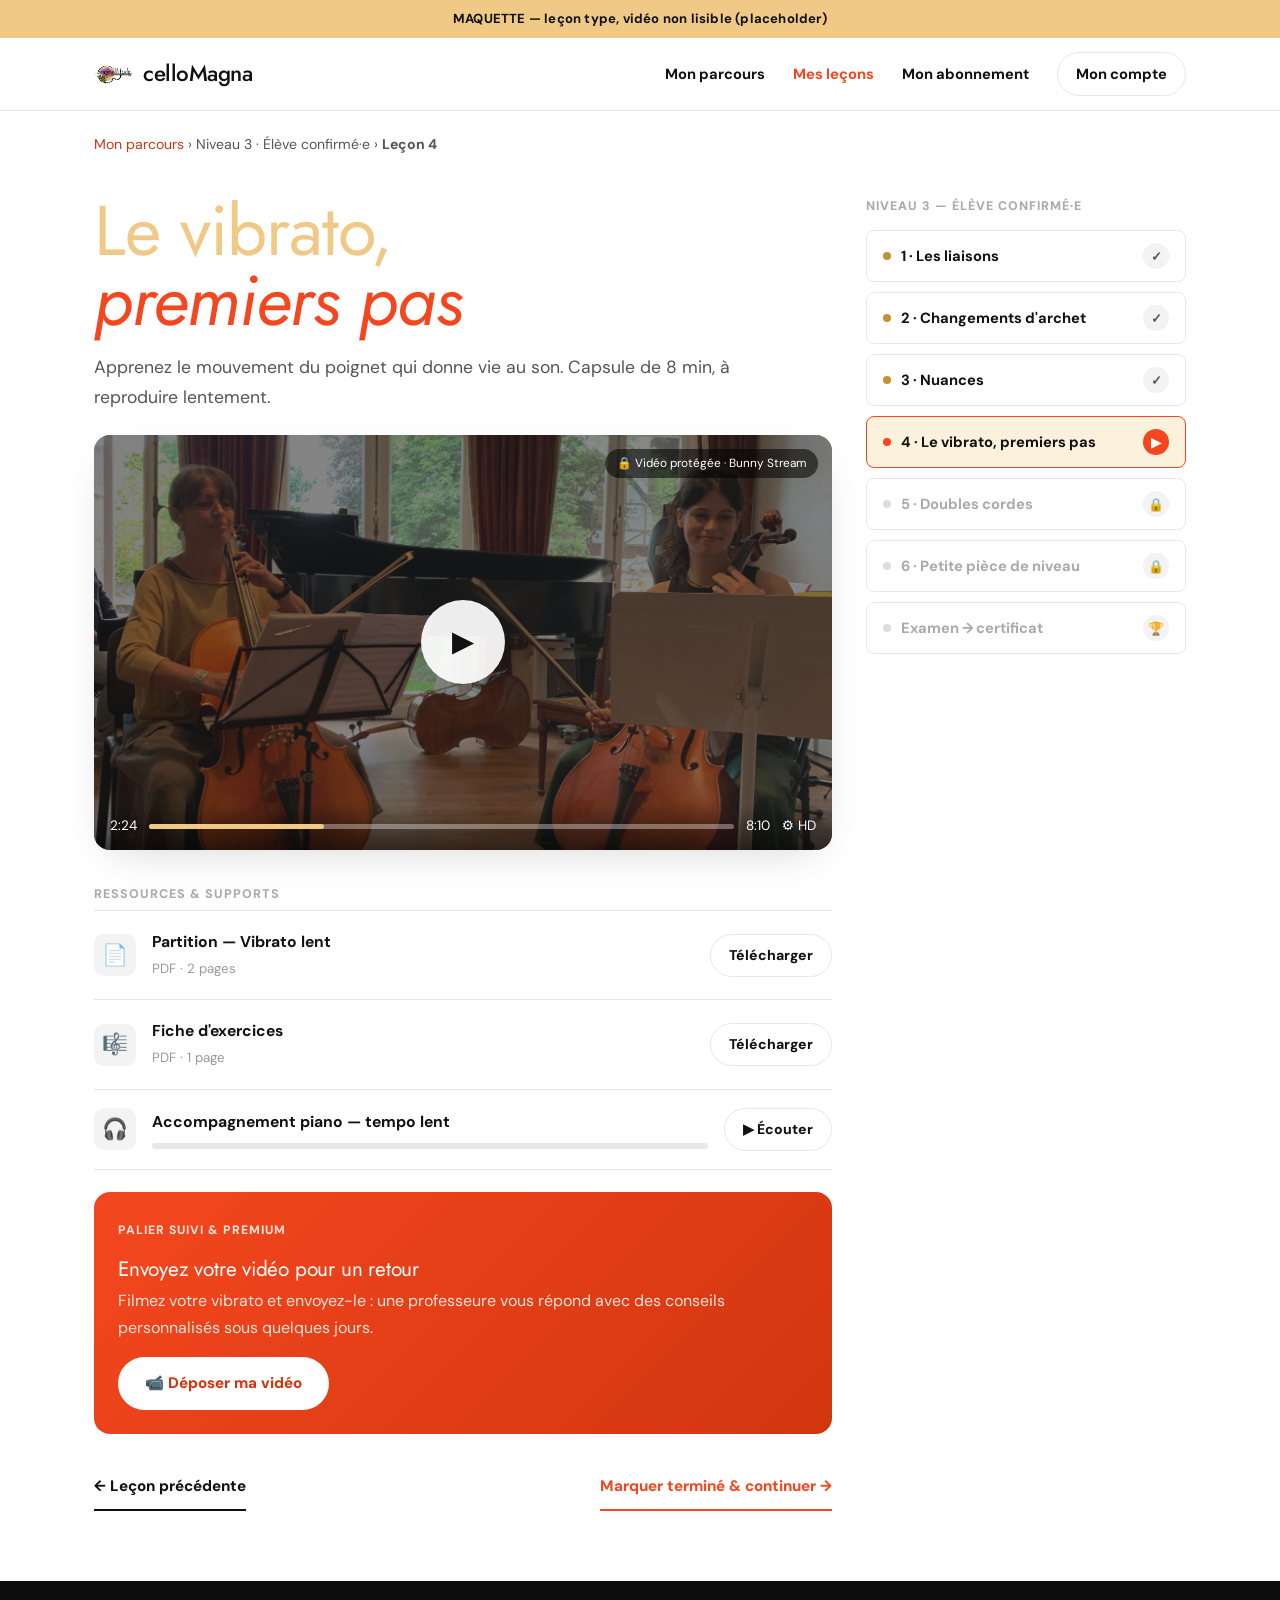
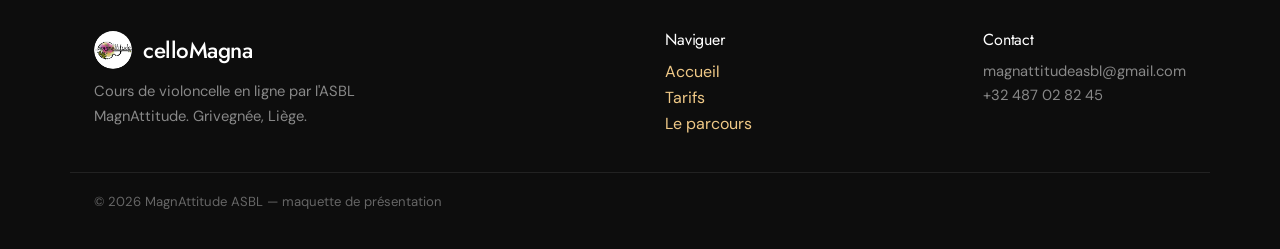
<file: lecon.html>
<!DOCTYPE html>
<html lang="fr">
<head>
<meta charset="utf-8">
<meta name="viewport" content="width=device-width, initial-scale=1">
<title>celloMagna — Le vibrato, premiers pas</title>
<link rel="stylesheet" href="styles.css">
<style>
  .lesson { display:grid; grid-template-columns:1fr 320px; gap:34px; padding:36px 0 70px; align-items:start; }
  @media(max-width:900px){ .lesson{ grid-template-columns:1fr; } }

  .player { position:relative; aspect-ratio:16/9; border-radius:var(--r); overflow:hidden; box-shadow:var(--shadow); background:linear-gradient(135deg,#1a1a1a,#333); display:grid; place-items:center; }
  .player img { position:absolute; inset:0; width:100%; height:100%; object-fit:cover; opacity:.45; }
  .player .play { position:relative; width:84px; height:84px; border-radius:50%; background:rgba(255,255,255,.92); display:grid; place-items:center; font-size:1.8rem; color:var(--walnut); box-shadow:var(--shadow); cursor:pointer; }
  .player .secure { position:absolute; top:14px; right:14px; background:rgba(0,0,0,.55); color:#fff; font-size:.74rem; padding:5px 12px; border-radius:var(--r-pill); }
  .player .ctrlbar { position:absolute; left:0; right:0; bottom:0; height:46px; background:linear-gradient(transparent,rgba(0,0,0,.55)); display:flex; align-items:center; gap:12px; padding:0 16px; color:#fff; font-size:.85rem; }
  .player .ctrlbar .track{ flex:1; height:5px; background:rgba(255,255,255,.35); border-radius:99px; }
  .player .ctrlbar .track i{ display:block; width:30%; height:100%; background:var(--honey); border-radius:99px; }

  /* Ressources & supports — découpage par lignes (style accueil) */
  .rows-label { font-family:'DM Sans'; font-size:.78rem; font-weight:800; text-transform:uppercase; letter-spacing:1px; color:#aaa; margin:34px 0 6px; }
  .lesson-rows { border-top:1px solid var(--line); }
  .lesson-row { display:flex; align-items:center; gap:16px; padding:18px 0; border-bottom:1px solid var(--line); }
  .lesson-row .ico { flex:none; width:42px; height:42px; border-radius:10px; background:var(--parchment); display:flex; align-items:center; justify-content:center; font-size:1.3rem; }
  .lesson-row .meta { flex:1; min-width:0; }
  .lesson-row .meta b { display:block; font-size:.98rem; }
  .lesson-row .meta small { color:#999; }
  .lesson-row .track { height:6px; background:#e8e8e8; border-radius:99px; margin-top:8px; }
  .lesson-row .track i { display:block; width:0; height:100%; background:var(--terracotta); border-radius:99px; }
  .lesson-row .act { flex:none; }

  /* Sidebar leçons : .side / .side-tag définis dans styles.css (partagé) */

  /* Titre leçon — style « am-browse-title » (Jost géant lavande) */
  .lesson-title { font-family:'Jost',sans-serif; font-size:clamp(2.6rem,5.5vw,4.4rem); font-weight:400; line-height:1; letter-spacing:-1px; color:var(--honey); margin-bottom:16px; }
  .lesson-title em { color:var(--terracotta); font-style:italic; }

  .submit-box { background:linear-gradient(135deg,var(--terracotta),var(--terracotta-d)); color:#fff; border-radius:var(--r); padding:24px; margin-top:22px; }
  .submit-box h3{ color:#fff; }

  .lesson-nav { display:flex; justify-content:space-between; gap:14px; margin-top:40px; }
  .nav-link { position:relative; padding-bottom:12px; font-family:'DM Sans'; font-weight:800; font-size:.95rem; text-decoration:none; transition:color .15s; }
  .nav-link::after { content:""; position:absolute; bottom:0; left:0; right:0; height:2px; transition:background .15s, left .2s, right .2s; }
  /* précédent — noir, trait dépasse à gauche au hover */
  .nav-prev { color:#111; }
  .nav-prev::after { background:#111; }
  .nav-prev:hover { color:var(--terracotta); }
  .nav-prev:hover::after { left:-20px; background:var(--terracotta); }
  /* continuer — orange, trait dépasse à droite au hover */
  .nav-next { color:var(--terracotta); }
  .nav-next::after { background:var(--terracotta); }
  .nav-next:hover { color:var(--terracotta-d); }
  .nav-next:hover::after { right:-20px; background:var(--terracotta-d); }
</style>
</head>
<body>

<div class="note-banner">MAQUETTE — leçon type, vidéo non lisible (placeholder)</div>

<header class="nav">
  <div class="wrap">
    <a class="brand" href="accueil.html"><img src="assets/logo/magnattitude-logo.png" alt="logo"> celloMagna</a>
    <nav class="nav-links">
      <a href="parcours-realiste.html">Mon parcours</a>
      <a href="lecon.html" class="active">Mes leçons</a>
      <a href="paliers.html">Mon abonnement</a>
      <a href="#" class="btn btn-ghost btn-sm">Mon compte</a>
    </nav>
  </div>
</header>

<div class="wrap">
  <p style="margin:22px 0 4px; font-size:.88rem; color:#555"><a href="parcours-realiste.html">Mon parcours</a> › Niveau 3 · Élève confirmé·e › <strong>Leçon 4</strong></p>

  <div class="lesson">

    <!-- COLONNE PRINCIPALE -->
    <div>
      <h1 class="lesson-title">Le vibrato,<br><em>premiers pas</em></h1>
      <p class="lead" style="margin:10px 0 22px">Apprenez le mouvement du poignet qui donne vie au son. Capsule de 8 min, à reproduire lentement.</p>

      <div class="player">
        <img src="assets/photos/cours-individuel.jpg" alt="">
        <div class="play">▶</div>
        <div class="secure">🔒 Vidéo protégée · Bunny Stream</div>
        <div class="ctrlbar"><span>2:24</span><div class="track"><i></i></div><span>8:10</span><span>⚙ HD</span></div>
      </div>

      <!-- Ressources & supports — par lignes -->
      <div class="rows-label">Ressources & supports</div>
      <div class="lesson-rows">
        <div class="lesson-row">
          <div class="ico">📄</div>
          <div class="meta"><b>Partition — Vibrato lent</b><small>PDF · 2 pages</small></div>
          <a href="#" class="btn btn-ghost btn-sm act">Télécharger</a>
        </div>
        <div class="lesson-row">
          <div class="ico">🎼</div>
          <div class="meta"><b>Fiche d'exercices</b><small>PDF · 1 page</small></div>
          <a href="#" class="btn btn-ghost btn-sm act">Télécharger</a>
        </div>
        <div class="lesson-row">
          <div class="ico">🎧</div>
          <div class="meta"><b>Accompagnement piano — tempo lent</b><div class="track"><i></i></div></div>
          <span class="btn btn-ghost btn-sm act">▶ Écouter</span>
        </div>
      </div>

      <!-- Envoi vidéo (Suivi / Premium) -->
      <div class="submit-box">
        <span class="eyebrow" style="color:#fde3da">Palier Suivi & Premium</span>
        <h3 style="margin:6px 0 8px">Envoyez votre vidéo pour un retour</h3>
        <p style="color:#fde3da; margin-bottom:16px">Filmez votre vibrato et envoyez-le : une professeure vous répond avec des conseils personnalisés sous quelques jours.</p>
        <a href="#" class="btn" style="background:#fff;color:var(--terracotta-d)">📹 Déposer ma vidéo</a>
      </div>

      <!-- Navigation leçon -->
      <div class="lesson-nav">
        <a href="lecon.html" class="nav-link nav-prev">← Leçon précédente</a>
        <a href="lecon.html" class="nav-link nav-next">Marquer terminé & continuer →</a>
      </div>
    </div>

    <!-- SIDEBAR -->
    <aside class="side">
      <div class="head">Niveau 3 — Élève confirmé·e</div>
      <div class="side-tags">
        <a class="side-tag" href="lecon.html">
          <span class="label"><span class="dot"></span>1 · Les liaisons</span>
          <span class="tag-arrow">✓</span>
        </a>
        <a class="side-tag" href="lecon.html">
          <span class="label"><span class="dot"></span>2 · Changements d'archet</span>
          <span class="tag-arrow">✓</span>
        </a>
        <a class="side-tag" href="lecon.html">
          <span class="label"><span class="dot"></span>3 · Nuances</span>
          <span class="tag-arrow">✓</span>
        </a>
        <a class="side-tag current" href="lecon.html">
          <span class="label"><span class="dot"></span>4 · Le vibrato, premiers pas</span>
          <span class="tag-arrow">▶</span>
        </a>
        <span class="side-tag locked">
          <span class="label"><span class="dot"></span>5 · Doubles cordes</span>
          <span class="tag-arrow">🔒</span>
        </span>
        <span class="side-tag locked">
          <span class="label"><span class="dot"></span>6 · Petite pièce de niveau</span>
          <span class="tag-arrow">🔒</span>
        </span>
        <span class="side-tag locked">
          <span class="label"><span class="dot"></span>Examen → certificat</span>
          <span class="tag-arrow">🏆</span>
        </span>
      </div>
    </aside>

  </div>
</div>

<footer>
  <div class="wrap cols">
    <div><div class="brand" style="color:#fff; margin-bottom:10px"><img src="assets/logo/magnattitude-logo.png" alt=""> celloMagna</div><p style="color:#888; max-width:34ch; font-size:.92rem">Cours de violoncelle en ligne par l'ASBL MagnAttitude. Grivegnée, Liège.</p></div>
    <div><h4 style="color:#fff; font-size:1rem; margin-bottom:10px">Naviguer</h4><p><a href="accueil.html">Accueil</a><br><a href="paliers.html">Tarifs</a><br><a href="parcours-realiste.html">Le parcours</a></p></div>
    <div><h4 style="color:#fff; font-size:1rem; margin-bottom:10px">Contact</h4><p style="color:#888; font-size:.92rem">magnattitudeasbl@gmail.com<br>+32 487 02 82 45</p></div>
  </div>
  <div class="wrap" style="margin-top:34px; border-top:1px solid #222; padding-top:18px; font-size:.82rem; color:#666">© 2026 MagnAttitude ASBL — maquette de présentation</div>
</footer>

</body>
</html>
</file>
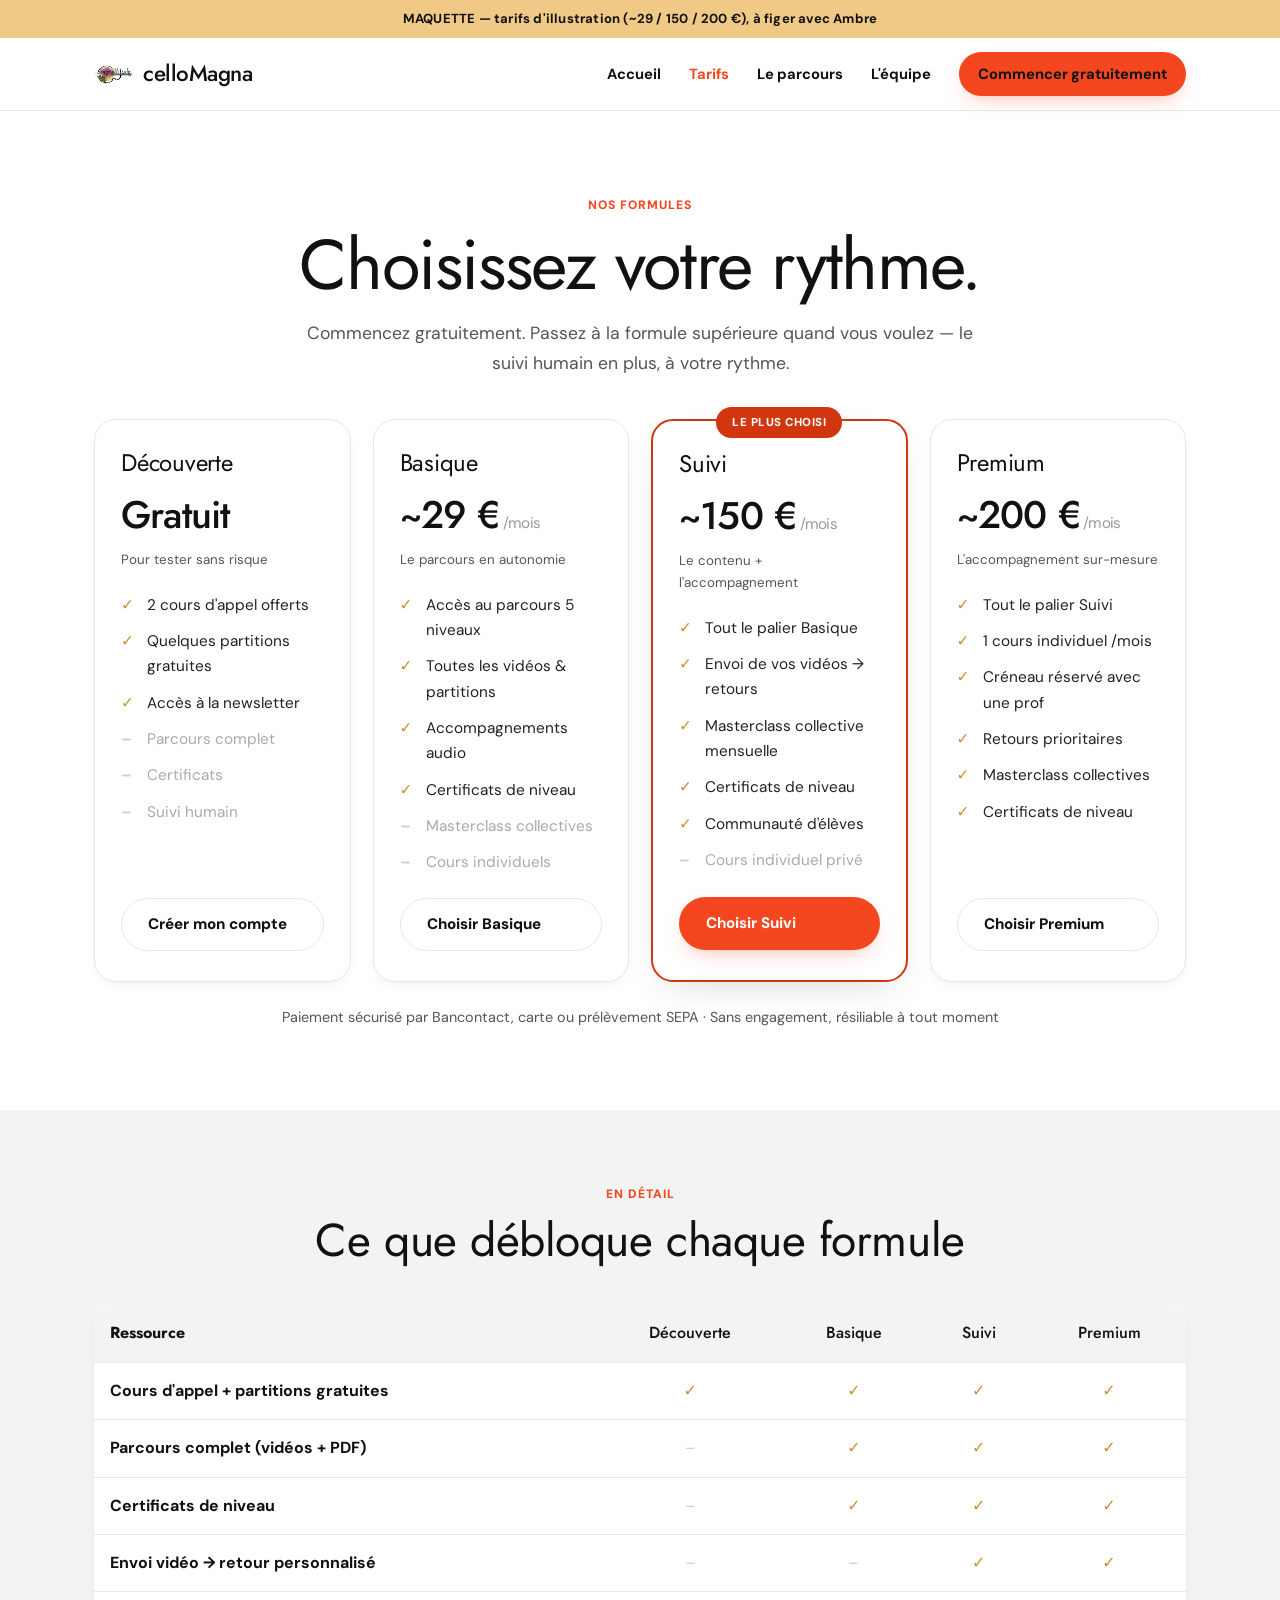
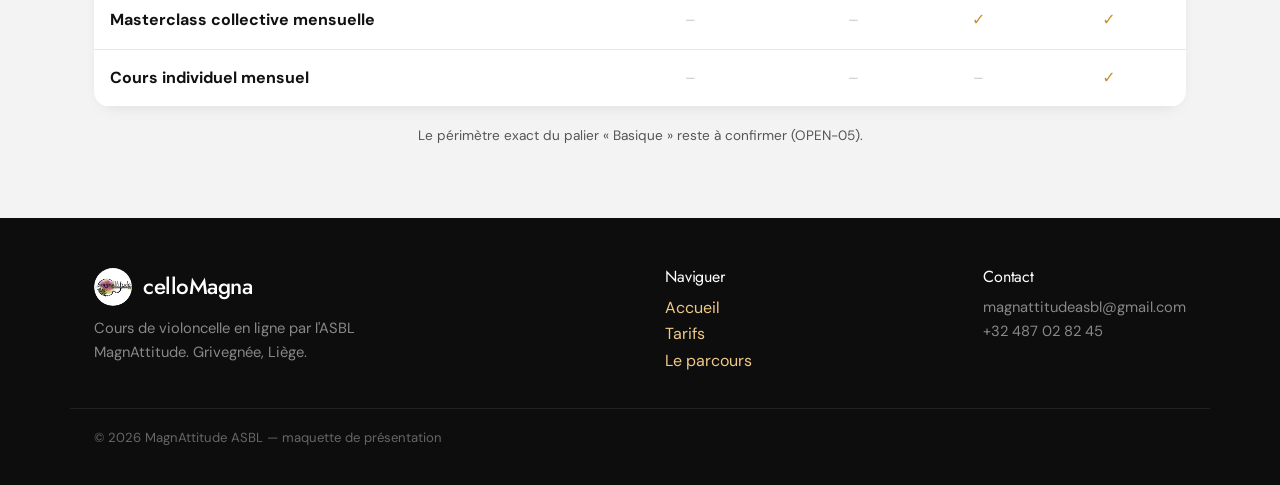
<file: paliers.html>
<!doctype html>
<html lang="fr">
  <head>
    <meta charset="utf-8" />
    <meta name="viewport" content="width=device-width, initial-scale=1" />
    <title>celloMagna — Nos formules</title>
    <link rel="stylesheet" href="styles.css" />
    <style>
      .tiers {
        display: grid;
        grid-template-columns: repeat(4, 1fr);
        gap: 22px;
        align-items: stretch;
      }
      @media (max-width: 980px) {
        .tiers {
          grid-template-columns: repeat(2, 1fr);
        }
      }
      @media (max-width: 560px) {
        .tiers {
          grid-template-columns: 1fr;
        }
      }
      .tier {
        background: #fff;
        border: 1px solid var(--line);
        border-radius: var(--r-lg);
        padding: 30px 26px;
        display: flex;
        flex-direction: column;
        position: relative;
        box-shadow: var(--shadow-sm);
      }
      .tier.featured {
        border: 2px solid var(--terracotta-d);
        box-shadow: var(--shadow);
      }
      .tier .badge {
        position: absolute;
        top: -14px;
        left: 50%;
        transform: translateX(-50%);
        background: var(--terracotta-d);
        color: #fff;
        font-weight: 800;
        font-size: 0.72rem;
        letter-spacing: 0.5px;
        padding: 6px 16px;
        border-radius: var(--r-pill);
        text-transform: uppercase;
      }
      .tier h3 {
        font-size: 1.5rem;
      }
      .price {
        font-family: "Jost";
        font-size: 2.4rem;
        color: #111;
        font-weight: 500;
        letter-spacing: -0.02em;
        margin: 8px 0 2px;
      }
      .price small {
        font-size: 0.95rem;
        color: #999;
        font-weight: 400;
        font-family: "DM Sans";
      }
      .tier ul {
        list-style: none;
        margin: 22px 0;
        display: flex;
        flex-direction: column;
        gap: 11px;
        flex: 1;
      }
      .tier li {
        font-size: 0.96rem;
        padding-left: 26px;
        position: relative;
        color: #222;
      }
      .tier li::before {
        content: "✓";
        position: absolute;
        left: 0;
        color: var(--sage);
        font-weight: 800;
      }
      .tier li.off {
        color: #aaa;
      }
      .tier li.off::before {
        content: "–";
        color: #ccc;
      }
      .matrix {
        width: 100%;
        border-collapse: collapse;
        background: #fff;
        border-radius: var(--r);
        overflow: hidden;
        box-shadow: var(--shadow-sm);
      }
      .matrix th,
      .matrix td {
        padding: 15px 16px;
        text-align: center;
        border-bottom: 1px solid var(--line);
      }
      .matrix th {
        background: var(--parchment);
        font-family: "Jost";
        font-weight: 500;
        color: #111;
      }
      .matrix td:first-child,
      .matrix th:first-child {
        text-align: left;
        font-weight: 700;
      }
      .matrix .yes {
        color: var(--sage);
        font-weight: 800;
      }
      .matrix .no {
        color: #ccc;
      }
    </style>
  </head>
  <body>
    <div class="note-banner">
      MAQUETTE — tarifs d'illustration (~29 / 150 / 200 €), à figer avec Ambre
    </div>

    <header class="nav">
      <div class="wrap">
        <a class="brand" href="accueil.html"
          ><img src="assets/logo/magnattitude-logo.png" alt="logo" />
          celloMagna</a
        >
        <nav class="nav-links">
          <a href="accueil.html">Accueil</a>
          <a href="paliers.html" class="active">Tarifs</a>
          <a href="parcours-realiste.html">Le parcours</a>
          <a href="accueil.html#profs">L'équipe</a>
          <a href="paliers.html" class="btn btn-primary btn-sm"
            >Commencer gratuitement</a
          >
        </nav>
      </div>
    </header>

    <section class="section" style="padding-bottom: 40px">
      <div class="wrap center">
        <span class="eyebrow">Nos formules</span>
        <h1>Choisissez votre rythme.</h1>
        <p class="lead center" style="margin: 16px auto 0">
          Commencez gratuitement. Passez à la formule supérieure quand vous
          voulez — le suivi humain en plus, à votre rythme.
        </p>
      </div>
    </section>

    <section style="padding-bottom: 80px">
      <div class="wrap">
        <div class="tiers">
          <!-- Découverte -->
          <div class="tier">
            <h3>Découverte</h3>
            <div class="price">Gratuit</div>
            <small style="color: #555">Pour tester sans risque</small>
            <ul>
              <li>2 cours d'appel offerts</li>
              <li>Quelques partitions gratuites</li>
              <li>Accès à la newsletter</li>
              <li class="off">Parcours complet</li>
              <li class="off">Certificats</li>
              <li class="off">Suivi humain</li>
            </ul>
            <a href="parcours-realiste.html" class="btn btn-ghost"
              >Créer mon compte</a
            >
          </div>

          <!-- Basique -->
          <div class="tier">
            <h3>Basique</h3>
            <div class="price">~29 €<small> /mois</small></div>
            <small style="color: #555">Le parcours en autonomie</small>
            <ul>
              <li>Accès au parcours 5 niveaux</li>
              <li>Toutes les vidéos & partitions</li>
              <li>Accompagnements audio</li>
              <li>Certificats de niveau</li>
              <li class="off">Masterclass collectives</li>
              <li class="off">Cours individuels</li>
            </ul>
            <a href="parcours-realiste.html" class="btn btn-ghost"
              >Choisir Basique</a
            >
          </div>

          <!-- Suivi -->
          <div class="tier featured">
            <span class="badge">Le plus choisi</span>
            <h3>Suivi</h3>
            <div class="price">~150 €<small> /mois</small></div>
            <small style="color: #555">Le contenu + l'accompagnement</small>
            <ul>
              <li>Tout le palier Basique</li>
              <li>Envoi de vos vidéos → retours</li>
              <li>Masterclass collective mensuelle</li>
              <li>Certificats de niveau</li>
              <li>Communauté d'élèves</li>
              <li class="off">Cours individuel privé</li>
            </ul>
            <a href="parcours-realiste.html" class="btn btn-primary"
              >Choisir Suivi</a
            >
          </div>

          <!-- Premium -->
          <div class="tier">
            <h3>Premium</h3>
            <div class="price">~200 €<small> /mois</small></div>
            <small style="color: #555">L'accompagnement sur-mesure</small>
            <ul>
              <li>Tout le palier Suivi</li>
              <li>1 cours individuel /mois</li>
              <li>Créneau réservé avec une prof</li>
              <li>Retours prioritaires</li>
              <li>Masterclass collectives</li>
              <li>Certificats de niveau</li>
            </ul>
            <a href="parcours-realiste.html" class="btn btn-ghost"
              >Choisir Premium</a
            >
          </div>
        </div>
        <p
          class="center"
          style="margin-top: 24px; font-size: 0.9rem; color: #555"
        >
          Paiement sécurisé par Bancontact, carte ou prélèvement SEPA · Sans
          engagement, résiliable à tout moment
        </p>
      </div>
    </section>

    <!-- MATRICE -->
    <section
      class="section"
      style="background: var(--parchment); padding: 70px 0"
    >
      <div class="wrap">
        <div class="center" style="margin-bottom: 40px">
          <span class="eyebrow">En détail</span>
          <h2>Ce que débloque chaque formule</h2>
        </div>
        <table class="matrix">
          <thead>
            <tr>
              <th>Ressource</th>
              <th>Découverte</th>
              <th>Basique</th>
              <th>Suivi</th>
              <th>Premium</th>
            </tr>
          </thead>
          <tbody>
            <tr>
              <td>Cours d'appel + partitions gratuites</td>
              <td class="yes">✓</td>
              <td class="yes">✓</td>
              <td class="yes">✓</td>
              <td class="yes">✓</td>
            </tr>
            <tr>
              <td>Parcours complet (vidéos + PDF)</td>
              <td class="no">–</td>
              <td class="yes">✓</td>
              <td class="yes">✓</td>
              <td class="yes">✓</td>
            </tr>
            <tr>
              <td>Certificats de niveau</td>
              <td class="no">–</td>
              <td class="yes">✓</td>
              <td class="yes">✓</td>
              <td class="yes">✓</td>
            </tr>
            <tr>
              <td>Envoi vidéo → retour personnalisé</td>
              <td class="no">–</td>
              <td class="no">–</td>
              <td class="yes">✓</td>
              <td class="yes">✓</td>
            </tr>
            <tr>
              <td>Masterclass collective mensuelle</td>
              <td class="no">–</td>
              <td class="no">–</td>
              <td class="yes">✓</td>
              <td class="yes">✓</td>
            </tr>
            <tr>
              <td>Cours individuel mensuel</td>
              <td class="no">–</td>
              <td class="no">–</td>
              <td class="no">–</td>
              <td class="yes">✓</td>
            </tr>
          </tbody>
        </table>
        <p
          class="center"
          style="margin-top: 18px; font-size: 0.85rem; color: #555"
        >
          Le périmètre exact du palier « Basique » reste à confirmer (OPEN-05).
        </p>
      </div>
    </section>

    <footer>
      <div class="wrap cols">
        <div>
          <div class="brand" style="color: #fff; margin-bottom: 10px">
            <img src="assets/logo/magnattitude-logo.png" alt="" /> celloMagna
          </div>
          <p style="color: #888; max-width: 34ch; font-size: 0.92rem">
            Cours de violoncelle en ligne par l'ASBL MagnAttitude. Grivegnée,
            Liège.
          </p>
        </div>
        <div>
          <h4 style="color: #fff; font-size: 1rem; margin-bottom: 10px">
            Naviguer
          </h4>
          <p>
            <a href="accueil.html">Accueil</a><br /><a href="paliers.html"
              >Tarifs</a
            ><br /><a href="parcours-realiste.html">Le parcours</a>
          </p>
        </div>
        <div>
          <h4 style="color: #fff; font-size: 1rem; margin-bottom: 10px">
            Contact
          </h4>
          <p style="color: #888; font-size: 0.92rem">
            magnattitudeasbl@gmail.com<br />+32 487 02 82 45
          </p>
        </div>
      </div>
      <div
        class="wrap"
        style="
          margin-top: 34px;
          border-top: 1px solid #222;
          padding-top: 18px;
          font-size: 0.82rem;
          color: #666;
        "
      >
        © 2026 MagnAttitude ASBL — maquette de présentation
      </div>
    </footer>
  </body>
</html>
</file>
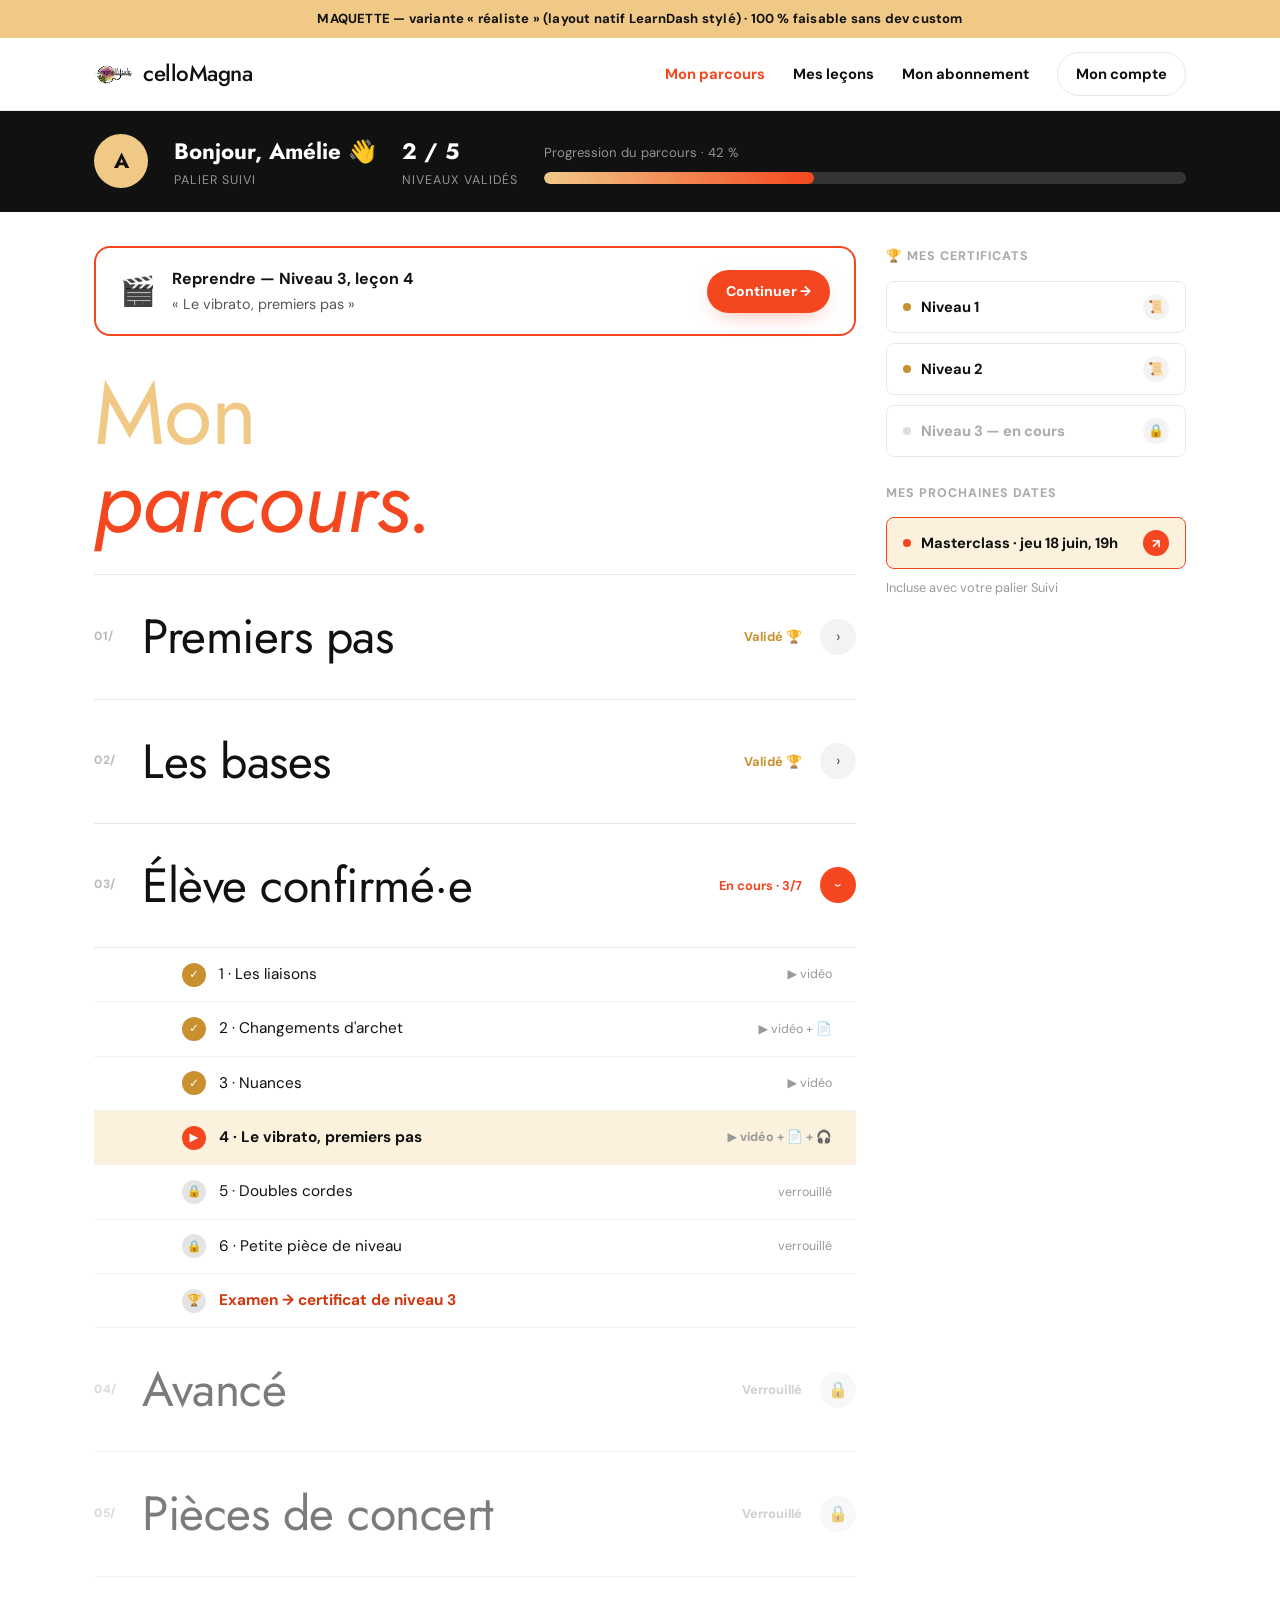
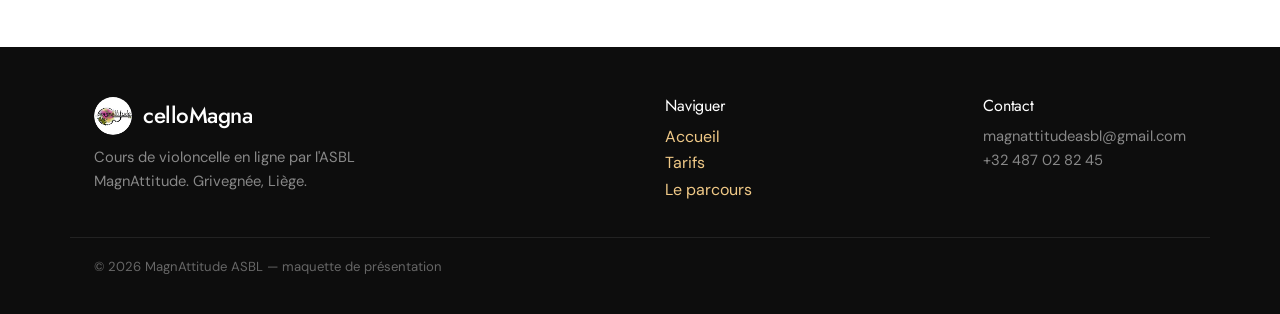
<file: parcours-realiste.html>
<!doctype html>
<html lang="fr">
  <head>
    <meta charset="utf-8" />
    <meta name="viewport" content="width=device-width, initial-scale=1" />
    <title>celloMagna — Mon parcours (variante réaliste)</title>
    <link rel="stylesheet" href="styles.css" />
    <style>
      .member-bar {
        background: var(--walnut);
        color: #fff;
      }
      .member-bar .wrap {
        display: flex;
        align-items: center;
        gap: 26px;
        padding: 22px 24px;
        flex-wrap: wrap;
      }
      .avatar {
        width: 54px;
        height: 54px;
        border-radius: var(--r-pill);
        background: var(--honey);
        color: var(--walnut);
        display: grid;
        place-items: center;
        font-family: "Jost";
        font-weight: 700;
        font-size: 1.3rem;
      }
      .stat {
        display: flex;
        flex-direction: column;
      }
      .stat b {
        font-family: "Jost";
        font-size: 1.4rem;
        color: #fff;
      }
      .stat span {
        font-size: 0.78rem;
        color: rgba(255, 255, 255, 0.55);
        text-transform: uppercase;
        letter-spacing: 1px;
      }
      .progress-track {
        flex: 1;
        min-width: 180px;
      }
      .bar {
        height: 12px;
        background: rgba(255, 255, 255, 0.15);
        border-radius: var(--r-pill);
        overflow: hidden;
        margin-top: 6px;
      }
      .bar i {
        display: block;
        height: 100%;
        width: 42%;
        background: linear-gradient(90deg, var(--honey), var(--terracotta));
        border-radius: var(--r-pill);
      }

      .layout {
        display: grid;
        grid-template-columns: 1fr 300px;
        gap: 30px;
        padding: 34px 0 70px;
        align-items: start;
      }
      @media (max-width: 880px) {
        .layout {
          grid-template-columns: 1fr;
        }
      }

      /* leçons (déployées sous chaque niveau) */
      .lessons {
        border-top: 1px solid var(--line);
      }
      .lessons a,
      .lessons span.row {
        display: flex;
        align-items: center;
        gap: 13px;
        padding: 14px 24px 14px 88px;
        border-bottom: 1px solid #f0f0f0;
        font-size: 0.96rem;
        color: var(--bark);
        text-decoration: none;
      }
      .lessons a:last-child,
      .lessons span.row:last-child {
        border-bottom: none;
      }
      .lessons a:hover {
        background: var(--lav-pale);
      }
      .lessons .mark {
        flex: 0 0 24px;
        width: 24px;
        height: 24px;
        aspect-ratio: 1;
        border-radius: 50%;
        display: grid;
        place-items: center;
        font-size: 0.72rem;
        background: #e4e4e4;
        color: #fff;
      }
      .lessons .done .mark {
        background: var(--sage);
      }
      .lessons .current {
        background: var(--lav-pale);
        font-weight: 700;
      }
      .lessons .current .mark {
        background: var(--terracotta);
      }
      .lessons .locked {
        color: #aaa;
      }
      .lessons .type {
        margin-left: auto;
        font-size: 0.78rem;
        color: #999;
      }
      .lessons .cert {
        color: var(--terracotta-d);
        font-weight: 700;
      }

      /* Sidebar : .side / .side-tag définis dans styles.css (partagé) */

      /* Browse by level — réutilisé de l'accueil (titre lavande géant + liste) */
      .am-browse-title {
        font-family: "Jost", sans-serif;
        font-size: clamp(2.8rem, 7vw, 5.5rem);
        font-weight: 400;
        line-height: 1;
        letter-spacing: -1px;
        color: var(--honey);
        margin: 6px 0 28px;
      }
      .am-browse-title em {
        color: var(--terracotta);
        font-style: italic;
      }
      .am-level-item {
        display: flex;
        align-items: center;
        padding: 22px 0;
        border-top: 1px solid var(--line);
        position: relative;
        text-decoration: none;
        color: inherit;
        transition: background 0.15s;
      }
      .am-level-item:last-child {
        border-bottom: 1px solid var(--line);
      }
      .am-level-item.locked {
        opacity: 0.55;
        cursor: default;
      }
      .am-level-num {
        font-family: "DM Sans", sans-serif;
        font-size: 0.75rem;
        font-weight: 800;
        color: #bbb;
        width: 48px;
        flex-shrink: 0;
        letter-spacing: 0.5px;
      }
      .am-level-name {
        flex: 1;
        font-family: "Jost", sans-serif;
        font-size: clamp(1.6rem, 4vw, 3rem);
        font-weight: 400;
        color: #111;
        letter-spacing: -0.01em;
        transition: color 0.15s;
      }
      .am-level-item:not(.locked):hover .am-level-name {
        color: var(--terracotta);
      }
      .am-level-count {
        font-family: "DM Sans", sans-serif;
        font-size: 0.8rem;
        font-weight: 700;
        color: #aaa;
        margin-right: 18px;
        white-space: nowrap;
      }
      .am-level-count.done {
        color: var(--sage);
      }
      .am-level-count.current {
        color: var(--terracotta);
      }
      .am-level-icon {
        width: 36px;
        height: 36px;
        border-radius: 50%;
        background: var(--parchment);
        display: flex;
        align-items: center;
        justify-content: center;
        font-size: 1rem;
        color: #555;
        transition: background 0.15s;
        flex-shrink: 0;
      }
      .am-level-item:not(.locked):hover .am-level-icon {
        background: var(--terracotta);
        color: #fff;
      }
      .am-float-photo {
        position: absolute;
        right: 90px;
        top: 50%;
        transform: translateY(-50%) rotate(-4deg);
        width: 104px;
        height: 74px;
        border-radius: 10px;
        overflow: hidden;
        box-shadow: 0 8px 24px rgba(0, 0, 0, 0.15);
        border: 3px solid #fff;
        pointer-events: none;
      }
      .am-float-photo img {
        width: 100%;
        height: 100%;
        object-fit: cover;
      }
      @media (max-width: 640px) {
        .am-float-photo {
          display: none;
        }
      }
      /* niveaux dépliables dans le style browse */
      details.am-level > summary.am-level-item {
        cursor: pointer;
        list-style: none;
      }
      details.am-level > summary.am-level-item::-webkit-details-marker {
        display: none;
      }
      details.am-level[open] > summary.am-level-item .am-level-icon {
        background: var(--terracotta);
        color: #fff;
        transform: rotate(90deg);
      }
      details.am-level .lessons {
        border-top: 1px solid var(--line);
      }
    </style>
  </head>
  <body>
    <div class="note-banner">
      MAQUETTE — variante « réaliste » (layout natif LearnDash stylé) · 100 %
      faisable sans dev custom
    </div>

    <header class="nav">
      <div class="wrap">
        <a class="brand" href="accueil.html"
          ><img src="assets/logo/magnattitude-logo.png" alt="logo" />
          celloMagna</a
        >
        <nav class="nav-links">
          <a href="parcours-realiste.html" class="active">Mon parcours</a>
          <a href="lecon.html">Mes leçons</a>
          <a href="paliers.html">Mon abonnement</a>
          <a href="#" class="btn btn-ghost btn-sm">Mon compte</a>
        </nav>
      </div>
    </header>

    <!-- BARRE MEMBRE -->
    <div class="member-bar">
      <div class="wrap">
        <div class="avatar">A</div>
        <div class="stat">
          <b>Bonjour, Amélie 👋</b><span>Palier Suivi</span>
        </div>
        <div class="stat"><b>2 / 5</b><span>niveaux validés</span></div>
        <div class="progress-track">
          <span style="font-size: 0.82rem; color: rgba(255, 255, 255, 0.55)"
            >Progression du parcours · 42 %</span
          >
          <div class="bar"><i></i></div>
        </div>
      </div>
    </div>

    <div class="wrap">
      <div class="layout">
        <!-- COLONNE PRINCIPALE : la liste des niveaux -->
        <div>
          <!-- Reprendre -->
          <div
            class="level"
            style="
              border: 2px solid var(--terracotta);
              border-radius: var(--r);
              display: flex;
              align-items: center;
              gap: 16px;
              padding: 18px 24px;
            "
          >
            <span style="font-size: 1.8rem">🎬</span>
            <div style="flex: 1">
              <strong>Reprendre — Niveau 3, leçon 4</strong>
              <p style="font-size: 0.9rem; color: #555">
                « Le vibrato, premiers pas »
              </p>
            </div>
            <a href="lecon.html" class="btn btn-primary btn-sm">Continuer →</a>
          </div>

          <!-- BROWSE BY LEVEL — titre lavande géant + liste (réutilisé de l'accueil) -->
          <div class="am-browse-title" style="margin-top: 34px">
            Mon<br /><em>parcours.</em>
          </div>

          <div class="am-level-list">
            <details class="am-level">
              <summary class="am-level-item">
                <span class="am-level-num">01/</span>
                <span class="am-level-name">Premiers pas</span>
                <span class="am-level-count done">Validé 🏆</span>
                <div class="am-level-icon">›</div>
              </summary>
              <div class="lessons">
                <a class="done" href="lecon.html"
                  ><span class="mark">✓</span> 1 · Tenue de l'instrument
                  <span class="type">▶ vidéo</span></a
                >
                <a class="done" href="lecon.html"
                  ><span class="mark">✓</span> 2 · Les cordes à vide
                  <span class="type">▶ vidéo + 📄</span></a
                >
                <a class="done" href="lecon.html"
                  ><span class="mark">✓</span> 3 · Mon premier coup d'archet
                  <span class="type">▶ vidéo + 🎧</span></a
                >
                <a class="done" href="lecon.html"
                  ><span class="mark">🏆</span>
                  <span class="cert">Certificat de niveau 1</span>
                  <span class="type">obtenu</span></a
                >
              </div>
            </details>

            <details class="am-level">
              <summary class="am-level-item">
                <span class="am-level-num">02/</span>
                <span class="am-level-name">Les bases</span>
                <span class="am-level-count done">Validé 🏆</span>
                <div class="am-level-icon">›</div>
              </summary>
              <div class="lessons">
                <a class="done" href="lecon.html"
                  ><span class="mark">✓</span> 1 · La main gauche
                  <span class="type">▶ vidéo + 📄</span></a
                >
                <a class="done" href="lecon.html"
                  ><span class="mark">✓</span> 2 · Première mélodie
                  <span class="type">▶ vidéo + 🎧</span></a
                >
                <a class="done" href="lecon.html"
                  ><span class="mark">✓</span> 3 · Rythme et pulsation
                  <span class="type">▶ vidéo</span></a
                >
                <a class="done" href="lecon.html"
                  ><span class="mark">✓</span> 4 · Petite pièce de niveau
                  <span class="type">▶ vidéo + 📄</span></a
                >
                <a class="done" href="lecon.html"
                  ><span class="mark">🏆</span>
                  <span class="cert">Certificat de niveau 2</span>
                  <span class="type">obtenu</span></a
                >
              </div>
            </details>

            <details class="am-level" open>
              <summary class="am-level-item">
                <span class="am-level-num">03/</span>
                <span class="am-level-name">Élève confirmé·e</span>
                <span class="am-level-count current">En cours · 3/7</span>
                <div class="am-level-icon">›</div>
              </summary>
              <div class="lessons">
                <a class="done" href="lecon.html"
                  ><span class="mark">✓</span> 1 · Les liaisons
                  <span class="type">▶ vidéo</span></a
                >
                <a class="done" href="lecon.html"
                  ><span class="mark">✓</span> 2 · Changements d'archet
                  <span class="type">▶ vidéo + 📄</span></a
                >
                <a class="done" href="lecon.html"
                  ><span class="mark">✓</span> 3 · Nuances
                  <span class="type">▶ vidéo</span></a
                >
                <a class="current" href="lecon.html"
                  ><span class="mark">▶</span> 4 · Le vibrato, premiers pas
                  <span class="type">▶ vidéo + 📄 + 🎧</span></a
                >
                <span class="row locked"
                  ><span class="mark">🔒</span> 5 · Doubles cordes
                  <span class="type">verrouillé</span></span
                >
                <span class="row locked"
                  ><span class="mark">🔒</span> 6 · Petite pièce de niveau
                  <span class="type">verrouillé</span></span
                >
                <span class="row locked"
                  ><span class="mark">🏆</span>
                  <span class="cert"
                    >Examen → certificat de niveau 3</span
                  ></span
                >
              </div>
            </details>

            <span class="am-level-item locked">
              <span class="am-level-num">04/</span>
              <span class="am-level-name">Avancé</span>
              <span class="am-level-count">Verrouillé</span>
              <div class="am-level-icon">🔒</div>
            </span>

            <span class="am-level-item locked">
              <span class="am-level-num">05/</span>
              <span class="am-level-name">Pièces de concert</span>
              <span class="am-level-count">Verrouillé</span>
              <div class="am-level-icon">🔒</div>
            </span>
          </div>
        </div>

        <!-- SIDEBAR -->
        <aside class="side">
          <div class="head">🏆 Mes certificats</div>
          <div class="side-tags">
            <a class="side-tag" href="#">
              <span class="label"><span class="dot"></span>Niveau 1</span>
              <span class="tag-arrow">📜</span>
            </a>
            <a class="side-tag" href="#">
              <span class="label"><span class="dot"></span>Niveau 2</span>
              <span class="tag-arrow">📜</span>
            </a>
            <span class="side-tag locked">
              <span class="label"
                ><span class="dot"></span>Niveau 3 — en cours</span
              >
              <span class="tag-arrow">🔒</span>
            </span>
          </div>

          <div class="head">Mes prochaines dates</div>
          <div class="side-tags">
            <a class="side-tag current" href="#">
              <span class="label"
                ><span class="dot"></span>Masterclass · jeu 18 juin, 19h</span
              >
              <span class="tag-arrow">↗</span>
            </a>
          </div>
          <p style="font-size: 0.8rem; color: #999; margin-top: 8px">
            Incluse avec votre palier Suivi
          </p>
        </aside>
      </div>
    </div>

    <footer>
      <div class="wrap cols">
        <div>
          <div class="brand" style="color: #fff; margin-bottom: 10px">
            <img src="assets/logo/magnattitude-logo.png" alt="" /> celloMagna
          </div>
          <p style="color: #888; max-width: 34ch; font-size: 0.92rem">
            Cours de violoncelle en ligne par l'ASBL MagnAttitude. Grivegnée,
            Liège.
          </p>
        </div>
        <div>
          <h4 style="color: #fff; font-size: 1rem; margin-bottom: 10px">
            Naviguer
          </h4>
          <p>
            <a href="accueil.html">Accueil</a><br /><a href="paliers.html"
              >Tarifs</a
            ><br /><a href="parcours-realiste.html">Le parcours</a>
          </p>
        </div>
        <div>
          <h4 style="color: #fff; font-size: 1rem; margin-bottom: 10px">
            Contact
          </h4>
          <p style="color: #888; font-size: 0.92rem">
            magnattitudeasbl@gmail.com<br />+32 487 02 82 45
          </p>
        </div>
      </div>
      <div
        class="wrap"
        style="
          margin-top: 34px;
          border-top: 1px solid #222;
          padding-top: 18px;
          font-size: 0.82rem;
          color: #666;
        "
      >
        © 2026 MagnAttitude ASBL — maquette de présentation
      </div>
    </footer>
  </body>
</html>
</file>
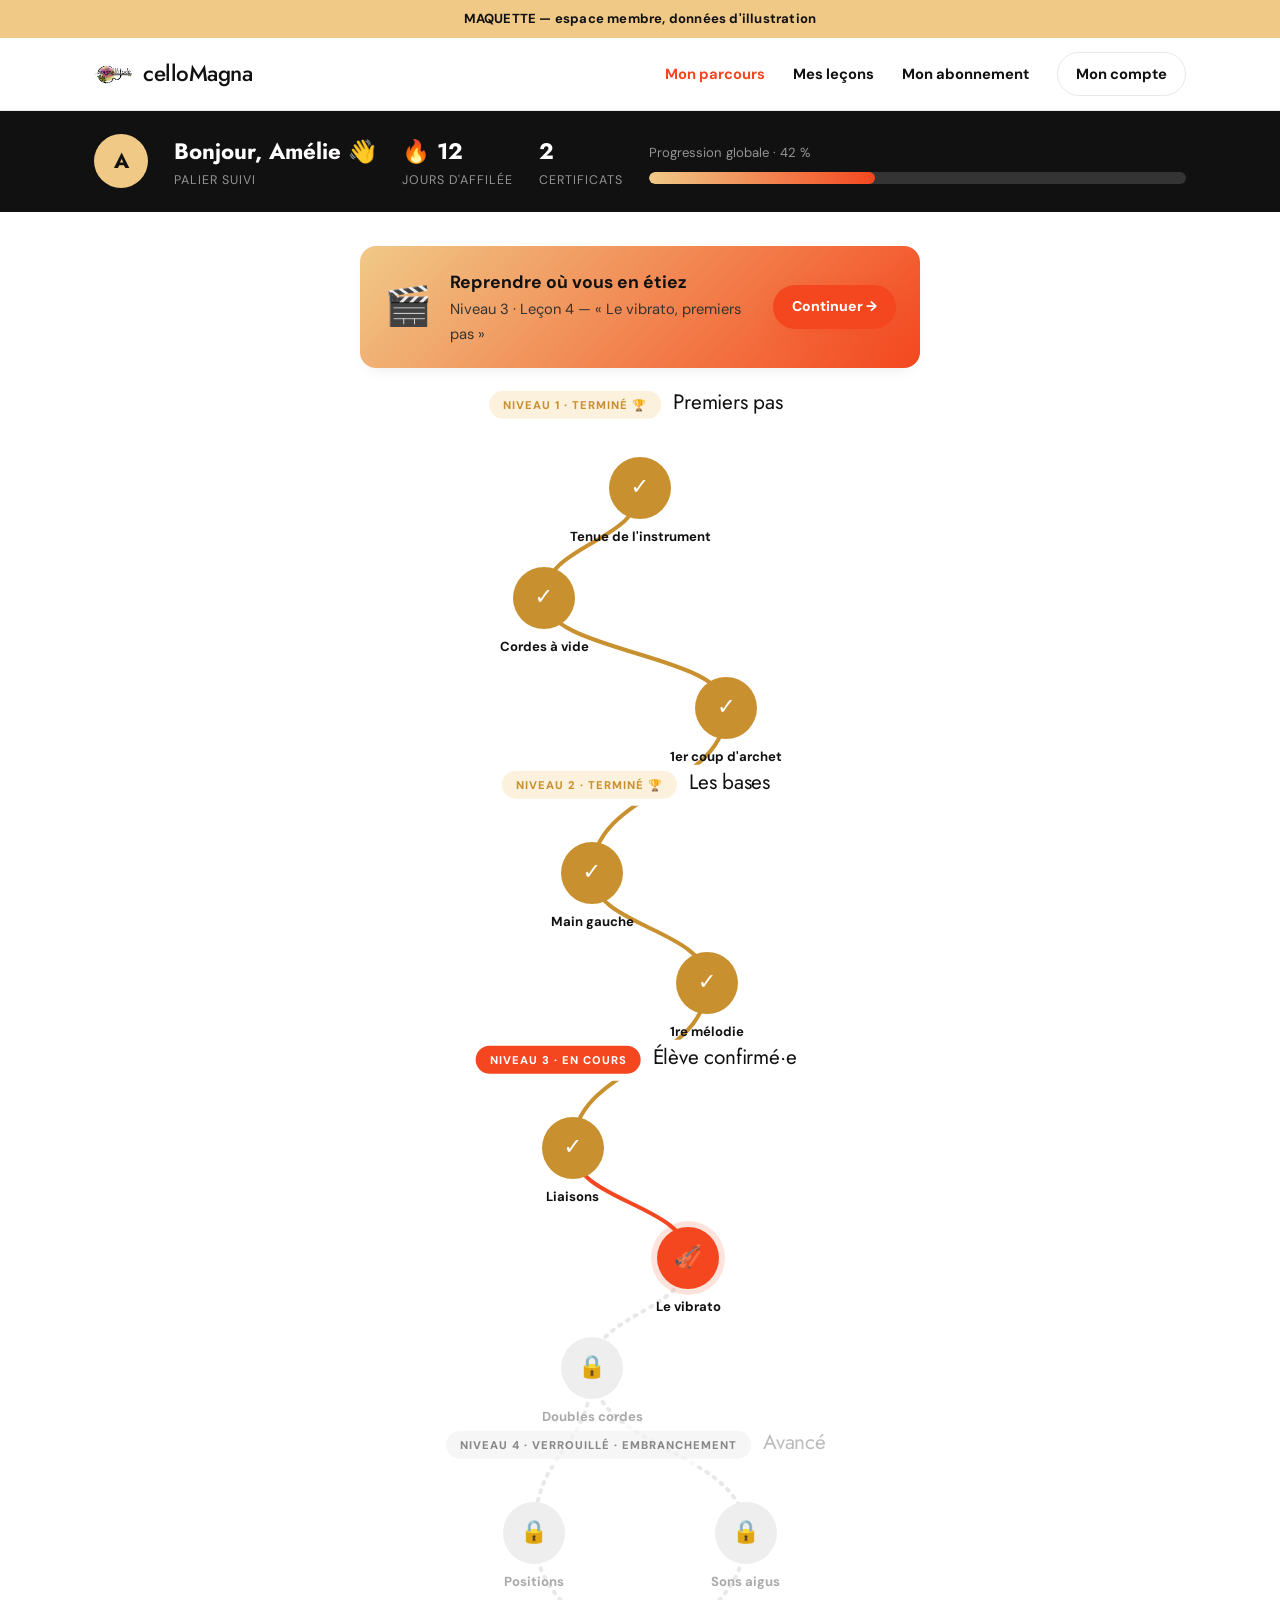
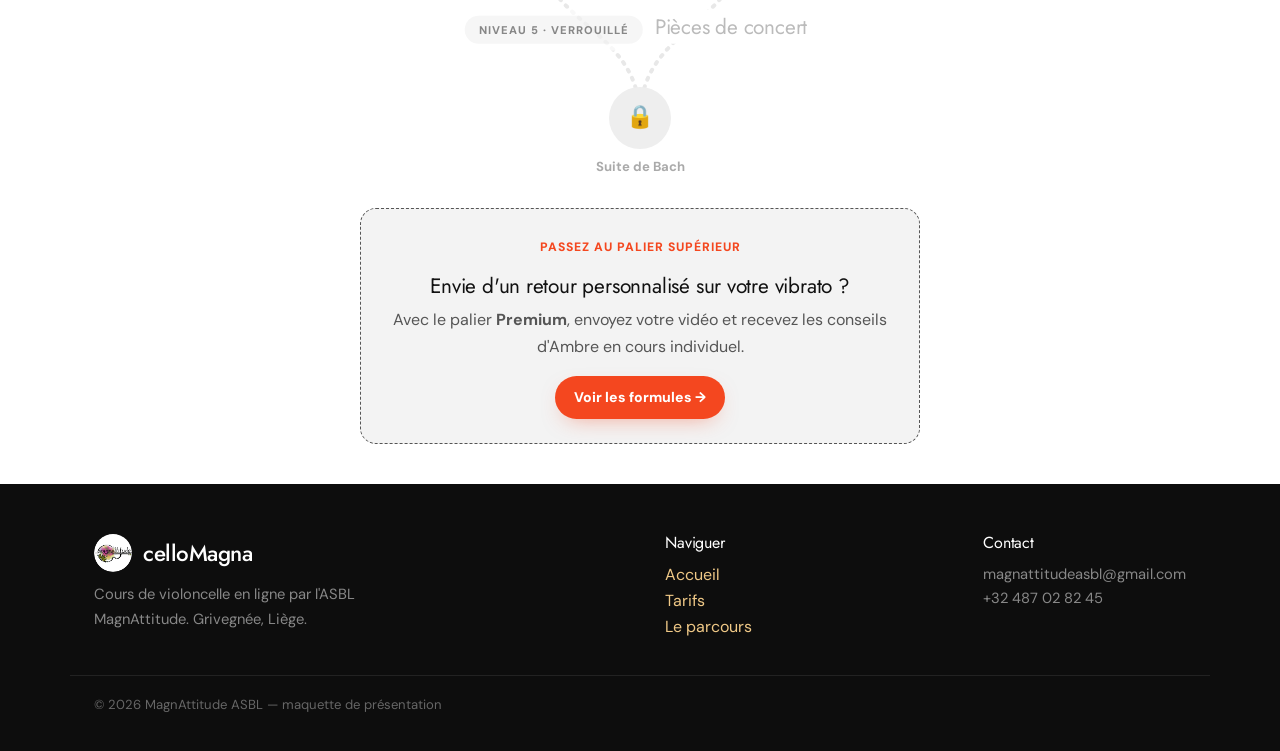
<file: parcours.html>
<!doctype html>
<html lang="fr">
  <head>
    <meta charset="utf-8" />
    <meta name="viewport" content="width=device-width, initial-scale=1" />
    <title>celloMagna — Mon parcours</title>
    <link rel="stylesheet" href="styles.css" />
    <style>
      .member-bar {
        background: var(--walnut);
        color: #fff;
      }
      .member-bar .wrap {
        display: flex;
        align-items: center;
        gap: 26px;
        padding: 22px 24px;
        flex-wrap: wrap;
      }
      .avatar {
        width: 54px;
        height: 54px;
        border-radius: var(--r-pill);
        background: var(--honey);
        color: var(--walnut);
        display: grid;
        place-items: center;
        font-family: "Jost";
        font-weight: 700;
        font-size: 1.3rem;
      }
      .stat {
        display: flex;
        flex-direction: column;
      }
      .stat b {
        font-family: "Jost";
        font-size: 1.4rem;
        color: #fff;
      }
      .stat span {
        font-size: 0.78rem;
        color: rgba(255, 255, 255, 0.55);
        text-transform: uppercase;
        letter-spacing: 1px;
      }
      .progress-track {
        flex: 1;
        min-width: 180px;
      }
      .bar {
        height: 12px;
        background: rgba(255, 255, 255, 0.15);
        border-radius: var(--r-pill);
        overflow: hidden;
        margin-top: 6px;
      }
      .bar i {
        display: block;
        height: 100%;
        width: 42%;
        background: linear-gradient(90deg, var(--honey), var(--terracotta));
        border-radius: var(--r-pill);
      }

      /* CHEMIN — tracé sinueux SVG + embranchement, pastilles posées dessus */
      .path {
        position: relative;
        width: 100%;
        max-width: 480px;
        height: 1410px;
        margin: 0 auto;
      }
      .trail {
        position: absolute;
        inset: 0;
        width: 100%;
        height: 100%;
        pointer-events: none;
      }
      .trail path {
        fill: none;
        stroke-width: 4;
        stroke-linecap: round;
        vector-effect: non-scaling-stroke;
      }
      .trail .t-done {
        stroke: var(--sage);
      }
      .trail .t-current {
        stroke: var(--terracotta);
      }
      .trail .t-locked {
        stroke: var(--line);
        stroke-dasharray: 2 7;
      }

      /* jalon de niveau (posé sur la ligne, halo blanc qui masque le tracé) */
      .stage {
        position: absolute;
        left: 50%;
        transform: translate(-50%, -50%);
        width: max-content;
        text-align: center;
        z-index: 2;
      }
      .stage-chip {
        display: inline-block;
        font-family: "DM Sans";
        font-weight: 800;
        font-size: 0.7rem;
        text-transform: uppercase;
        letter-spacing: 1px;
        padding: 5px 14px;
        border-radius: var(--r-pill);
        background: var(--parchment);
        color: #555;
        box-shadow: 0 0 0 7px #fff;
      }
      .stage-chip.done {
        background: var(--lav-pale);
        color: var(--sage);
      }
      .stage-chip.current {
        background: var(--terracotta);
        color: #fff;
      }
      .stage-name {
        display: inline-block;
        font-family: "Jost";
        font-size: 1.3rem;
        color: #111;
        margin-top: 8px;
        padding: 0 8px;
        background: #fff;
        letter-spacing: -0.01em;
      }
      .stage.locked .stage-name {
        color: #bbb;
      }
      .stage.locked .stage-chip {
        opacity: 0.7;
      }

      /* pastille */
      .node {
        position: absolute;
        width: 62px;
        height: 62px;
        border-radius: 50%;
        transform: translate(-50%, -50%);
        display: grid;
        place-items: center;
        font-size: 1.4rem;
        text-decoration: none;
        transition: box-shadow 0.15s;
        z-index: 3;
      }
      .node.done {
        background: var(--sage);
        color: #fff;
      }
      .node.current {
        background: var(--terracotta);
        color: #fff;
        box-shadow: 0 0 0 6px rgba(244, 71, 31, 0.15);
        animation: pulse 2s infinite;
      }
      .node.locked {
        background: #eee;
        color: #bbb;
        cursor: not-allowed;
      }
      .node:not(.locked):hover {
        box-shadow: 0 6px 18px -4px rgba(0, 0, 0, 0.25);
      }
      .node .label {
        position: absolute;
        top: calc(100% + 7px);
        left: 50%;
        transform: translateX(-50%);
        white-space: nowrap;
        font-family: "DM Sans";
        font-weight: 700;
        font-size: 0.82rem;
        color: #111;
        text-align: center;
      }
      .node.locked .label {
        color: #aaa;
      }
      @keyframes pulse {
        0%,
        100% {
          box-shadow: 0 0 0 6px rgba(244, 71, 31, 0.15);
        }
        50% {
          box-shadow: 0 0 0 13px rgba(244, 71, 31, 0);
        }
      }

      .cert-card {
        background: linear-gradient(135deg, var(--honey), var(--terracotta));
        color: #111;
        border-radius: var(--r);
        padding: 22px 24px;
        display: flex;
        align-items: center;
        gap: 18px;
        box-shadow: var(--shadow-sm);
      }
      .cert-card .ico {
        font-size: 2.4rem;
      }
      .upsell {
        background: var(--parchment);
        border: 1px dashed var(--walnut-soft);
        border-radius: var(--r);
        padding: 24px;
        text-align: center;
        margin: 30px auto;
        max-width: 560px;
      }
    </style>
  </head>
  <body>
    <div class="note-banner">
      MAQUETTE — espace membre, données d'illustration
    </div>

    <header class="nav">
      <div class="wrap">
        <a class="brand" href="accueil.html"
          ><img src="assets/logo/magnattitude-logo.png" alt="logo" />
          celloMagna</a
        >
        <nav class="nav-links">
          <a href="parcours-realiste.html" class="active">Mon parcours</a>
          <a href="lecon.html">Mes leçons</a>
          <a href="paliers.html">Mon abonnement</a>
          <a href="#" class="btn btn-ghost btn-sm">Mon compte</a>
        </nav>
      </div>
    </header>

    <!-- BARRE MEMBRE -->
    <div class="member-bar">
      <div class="wrap">
        <div class="avatar">A</div>
        <div class="stat">
          <b>Bonjour, Amélie 👋</b><span>Palier Suivi</span>
        </div>
        <div class="stat"><b>🔥 12</b><span>jours d'affilée</span></div>
        <div class="stat"><b>2</b><span>certificats</span></div>
        <div class="progress-track">
          <span style="font-size: 0.82rem; color: rgba(255, 255, 255, 0.55)"
            >Progression globale · 42 %</span
          >
          <div class="bar"><i></i></div>
        </div>
      </div>
    </div>

    <div class="wrap">
      <!-- CTA reprendre -->
      <div class="cert-card" style="margin: 34px auto 0; max-width: 560px">
        <div class="ico">🎬</div>
        <div style="flex: 1">
          <strong style="font-size: 1.1rem">Reprendre où vous en étiez</strong>
          <p style="color: #333; font-size: 0.92rem">
            Niveau 3 · Leçon 4 — « Le vibrato, premiers pas »
          </p>
        </div>
        <a href="lecon.html" class="btn btn-primary btn-sm">Continuer →</a>
      </div>

      <!-- CHEMIN sinueux + embranchement -->
      <div class="path">
        <svg
          class="trail"
          viewBox="0 0 100 1410"
          preserveAspectRatio="none"
          aria-hidden="true"
        >
          <!-- tracé terminé (gold) -->
          <path
            class="t-done"
            d="M50 120 C50 175 30 175 30 230 C30 285 68 285 68 340
               C68 422 40 422 40 505 C40 560 64 560 64 615
               C64 697 36 697 36 780"
          />
          <!-- tracé en cours (orange) -->
          <path class="t-current" d="M36 780 C36 835 60 835 60 890" />
          <!-- tracé verrouillé (gris pointillé) + embranchement -->
          <path
            class="t-locked"
            d="M60 890 C60 945 40 945 40 1000
               M40 1000 C40 1082 28 1082 28 1165
               M40 1000 C40 1082 72 1082 72 1165
               M28 1165 C28 1257 50 1257 50 1350
               M72 1165 C72 1257 50 1257 50 1350"
          />
        </svg>

        <!-- Jalons -->
        <div class="stage" style="top: 30px">
          <span class="stage-chip done">Niveau 1 · terminé 🏆</span>
          <span class="stage-name">Premiers pas</span>
        </div>
        <div class="stage" style="top: 410px">
          <span class="stage-chip done">Niveau 2 · terminé 🏆</span>
          <span class="stage-name">Les bases</span>
        </div>
        <div class="stage" style="top: 685px">
          <span class="stage-chip current">Niveau 3 · en cours</span>
          <span class="stage-name">Élève confirmé·e</span>
        </div>
        <div class="stage locked" style="top: 1070px">
          <span class="stage-chip">Niveau 4 · verrouillé · embranchement</span>
          <span class="stage-name">Avancé</span>
        </div>
        <div class="stage locked" style="top: 1255px">
          <span class="stage-chip">Niveau 5 · verrouillé</span>
          <span class="stage-name">Pièces de concert</span>
        </div>

        <!-- Pastilles -->
        <a class="node done" style="top: 120px; left: 50%" href="lecon.html"
          >✓<span class="label">Tenue de l'instrument</span></a
        >
        <a class="node done" style="top: 230px; left: 30%" href="lecon.html"
          >✓<span class="label">Cordes à vide</span></a
        >
        <a class="node done" style="top: 340px; left: 68%" href="lecon.html"
          >✓<span class="label">1er coup d'archet</span></a
        >
        <a class="node done" style="top: 505px; left: 40%" href="lecon.html"
          >✓<span class="label">Main gauche</span></a
        >
        <a class="node done" style="top: 615px; left: 64%" href="lecon.html"
          >✓<span class="label">1re mélodie</span></a
        >
        <a class="node done" style="top: 780px; left: 36%" href="lecon.html"
          >✓<span class="label">Liaisons</span></a
        >
        <a class="node current" style="top: 890px; left: 60%" href="lecon.html"
          >🎻<span class="label">Le vibrato</span></a
        >
        <span class="node locked" style="top: 1000px; left: 40%"
          >🔒<span class="label">Doubles cordes</span></span
        >
        <!-- embranchement : 2 leçons en parallèle -->
        <span class="node locked" style="top: 1165px; left: 28%"
          >🔒<span class="label">Positions</span></span
        >
        <span class="node locked" style="top: 1165px; left: 72%"
          >🔒<span class="label">Sons aigus</span></span
        >
        <span class="node locked" style="top: 1350px; left: 50%"
          >🔒<span class="label">Suite de Bach</span></span
        >
      </div>

      <!-- Upsell suivi -->
      <div class="upsell">
        <span class="eyebrow">Passez au palier supérieur</span>
        <h3 style="margin: 6px 0 10px">
          Envie d'un retour personnalisé sur votre vibrato ?
        </h3>
        <p style="margin-bottom: 16px">
          Avec le palier <strong>Premium</strong>, envoyez votre vidéo et
          recevez les conseils d'Ambre en cours individuel.
        </p>
        <a href="paliers.html" class="btn btn-primary btn-sm"
          >Voir les formules →</a
        >
      </div>
    </div>

    <footer style="margin-top: 40px">
      <div class="wrap cols">
        <div>
          <div class="brand" style="color: #fff; margin-bottom: 10px">
            <img src="assets/logo/magnattitude-logo.png" alt="" /> celloMagna
          </div>
          <p style="color: #888; max-width: 34ch; font-size: 0.92rem">
            Cours de violoncelle en ligne par l'ASBL MagnAttitude. Grivegnée,
            Liège.
          </p>
        </div>
        <div>
          <h4 style="color: #fff; font-size: 1rem; margin-bottom: 10px">
            Naviguer
          </h4>
          <p>
            <a href="accueil.html">Accueil</a><br /><a href="paliers.html"
              >Tarifs</a
            ><br /><a href="parcours-realiste.html">Le parcours</a>
          </p>
        </div>
        <div>
          <h4 style="color: #fff; font-size: 1rem; margin-bottom: 10px">
            Contact
          </h4>
          <p style="color: #888; font-size: 0.92rem">
            magnattitudeasbl@gmail.com<br />+32 487 02 82 45
          </p>
        </div>
      </div>
      <div
        class="wrap"
        style="
          margin-top: 34px;
          border-top: 1px solid #222;
          padding-top: 18px;
          font-size: 0.82rem;
          color: #666;
        "
      >
        © 2026 MagnAttitude ASBL — maquette de présentation
      </div>
    </footer>
  </body>
</html>
</file>
<file: styles.css>
/* celloMagna — maquette / mockup
   Charte « Amaeya » : Blanc · Noir · Orange #F4471F · Lavande dorée #F0C987.
   Fonts : Jost (≈ Europa) pour les titres, DM Sans (≈ Sophia Pro) pour le texte.
   Les noms de variables historiques (--walnut, --terracotta…) sont conservés
   mais remappés vers la palette Amaeya : les styles inline des pages suivent. */

@import url('https://fonts.googleapis.com/css2?family=Jost:ital,wght@0,300;0,400;0,500;0,600;0,700;1,300;1,400&family=DM+Sans:ital,opsz,wght@0,9..40,300;0,9..40,400;0,9..40,500;0,9..40,700;0,9..40,800;1,9..40,400&display=swap');

:root {
  /* Surfaces (ex bois & crème) */
  --cream:        #FFFFFF;
  --parchment:    #F3F3F3;
  --sand:         #EEEEEE;
  /* Texte (ex noyer) */
  --walnut:       #111111;
  --walnut-soft:  #555555;
  --bark:         #111111;
  /* Accents Amaeya */
  --terracotta:   #F4471F;   /* orange — actif / courant */
  --terracotta-d: #D2360F;
  --sage:         #C8902F;   /* lavande dorée foncée — validé / fait */
  --plum:         #F0C987;
  --honey:        #F0C987;   /* lavande dorée */
  --lav-pale:     #FBF1DC;
  /* utilitaires */
  --line:         #E8E8E8;
  --shadow:       0 14px 40px -16px rgba(0, 0, 0, .18);
  --shadow-sm:    0 6px 18px -10px rgba(0, 0, 0, .15);
  --r:            16px;
  --r-lg:         22px;
  --r-pill:       999px;
  --maxw:         1140px;
}

* { box-sizing: border-box; margin: 0; padding: 0; }

html { scroll-behavior: smooth; }

body {
  font-family: 'DM Sans', system-ui, sans-serif;
  color: var(--bark);
  background: var(--cream);
  line-height: 1.65;
  -webkit-font-smoothing: antialiased;
}

h1, h2, h3, h4 { font-family: 'Jost', Georgia, serif; line-height: 1.08; font-weight: 400; color: #111; letter-spacing: -.01em; }
h1 { font-size: clamp(2.6rem, 5.5vw, 4.4rem); letter-spacing: -.02em; }
h2 { font-size: clamp(1.9rem, 3.6vw, 3rem); }
h3 { font-size: 1.3rem; }
p  { color: #555; }
a  { color: var(--terracotta-d); text-decoration: none; }

.wrap { max-width: var(--maxw); margin: 0 auto; padding: 0 24px; }
.section { padding: 80px 0; }
.center { text-align: center; }
.eyebrow {
  font-family: 'DM Sans'; font-weight: 800; text-transform: uppercase;
  letter-spacing: 1px; font-size: .76rem; color: var(--terracotta);
  display: inline-block; margin-bottom: 12px;
}
.lead { font-size: 1.1rem; color: #555; max-width: 56ch; line-height: 1.7; }

/* ---------- Boutons (pilules Amaeya) ---------- */
.btn {
  display: inline-flex; align-items: center; gap: 9px;
  font-family: 'DM Sans'; font-weight: 800; font-size: .95rem;
  padding: 13px 26px; border-radius: var(--r-pill);
  border: 1px solid transparent; cursor: pointer; transition: .18s ease;
}
.btn-primary { background: var(--terracotta); color: #fff; box-shadow: 0 8px 22px -10px rgba(244,71,31,.5); }
.btn-primary:hover { background: var(--terracotta-d); transform: translateY(-2px); }
.btn-ghost { background: #fff; color: #111; border-color: var(--line); }
.btn-ghost:hover { background: var(--parchment); }
.btn-sm { padding: 9px 18px; font-size: .88rem; }

/* ---------- Header / nav ---------- */
.nav {
  position: sticky; top: 0; z-index: 50;
  background: #fff;
  border-bottom: 1px solid var(--line);
}
.nav .wrap { display: flex; align-items: center; justify-content: space-between; height: 72px; }
.brand { display: flex; align-items: center; gap: 11px; font-family: 'Jost'; font-weight: 500; font-size: 1.4rem; letter-spacing: -.02em; color: #111; }
.brand img { width: 38px; height: 38px; border-radius: var(--r-pill); object-fit: cover; }
.nav-links { display: flex; align-items: center; gap: 28px; }
.nav-links a { color: #111; font-weight: 700; font-size: .92rem; }
.nav-links a:hover { color: var(--terracotta); }
.nav-links a.active { color: var(--terracotta); }
@media (max-width: 760px){ .nav-links a:not(.btn){ display:none; } }

/* ---------- Hero ---------- */
.hero { position: relative; overflow: hidden; background: #fff; border-bottom: 1px solid var(--line); }
.hero::before{
  content:""; position:absolute; inset:0;
  background: radial-gradient(55% 75% at 85% 5%, rgba(240,201,135,.22), transparent 60%),
              radial-gradient(50% 70% at 8% 95%, rgba(244,71,31,.06), transparent 60%);
  pointer-events:none;
}
.hero .wrap { position: relative; display: grid; grid-template-columns: 1.05fr .95fr; gap: 54px; align-items: center; padding-top: 64px; padding-bottom: 72px; }
.hero-photo { border-radius: var(--r-lg); box-shadow: var(--shadow); width: 100%; aspect-ratio: 4/5; object-fit: cover; }
.hero h1 span { color: var(--sage); font-style: italic; font-weight: 300; }
@media (max-width: 860px){ .hero .wrap{ grid-template-columns:1fr; } .hero-photo{ aspect-ratio:16/10; } }

/* ---------- Cards ---------- */
.grid { display: grid; gap: 16px; }
.cols-3 { grid-template-columns: repeat(3, 1fr); }
.cols-4 { grid-template-columns: repeat(4, 1fr); }
.cols-2 { grid-template-columns: repeat(2, 1fr); }
@media (max-width: 900px){ .cols-3,.cols-4{ grid-template-columns: repeat(2,1fr);} }
@media (max-width: 600px){ .cols-2,.cols-3,.cols-4{ grid-template-columns: 1fr;} }

.card {
  background: #fff; border: 1px solid var(--line); border-radius: var(--r);
  padding: 26px; box-shadow: none; transition: transform .2s, box-shadow .2s;
}
.card:hover { transform: translateY(-4px); box-shadow: var(--shadow); }
.card .ico { font-size: 1.8rem; }

.prof { text-align: center; }
.prof img { width: 120px; height: 120px; border-radius: var(--r-pill); object-fit: cover; box-shadow: var(--shadow-sm); margin-bottom: 16px; }
.prof .role { color: var(--terracotta); font-weight: 800; font-size: .85rem; }

/* ---------- Bandeau sombre (ex bois) ---------- */
.band { background: #111111; color: #f3f3f3; }
.band h2 { color: #fff; }
.band p { color: rgba(255,255,255,.6); }
.band .eyebrow { color: var(--honey); }

/* chips */
.chip { display:inline-block; background: var(--parchment); color: #111; font-weight:700; font-size:.78rem; padding:6px 14px; border-radius: var(--r-pill); border:1px solid var(--line); }

footer { background: #0d0d0d; color: #888; padding: 50px 0 36px; }
footer a { color: var(--honey); }
footer .cols { display:flex; justify-content:space-between; gap:30px; flex-wrap:wrap; }
.note-banner{ background: var(--honey); color:#111; text-align:center; font-weight:700; font-size:.82rem; padding:8px; letter-spacing:.2px;}

/* ---------- Sidebar liste (side-tag) — partagé leçon / parcours ---------- */
.side { position: sticky; top: 90px; }
.side .head { font-family:'DM Sans'; font-size:.78rem; font-weight:800; text-transform:uppercase; letter-spacing:1px; color:#aaa; margin-bottom:14px; }
.side-tags { display:flex; flex-direction:column; gap:10px; }
.side-tags + .head { margin-top:26px; }
.side-tag { display:flex; align-items:center; justify-content:space-between; gap:10px; padding:12px 16px; border:1px solid var(--line); border-radius:8px; font-family:'DM Sans'; font-weight:700; font-size:.92rem; color:#111; background:#fff; text-decoration:none; transition:background .15s, border-color .15s; }
.side-tag:hover { background:var(--lav-pale); border-color:var(--honey); }
.side-tag .label { display:flex; align-items:center; gap:10px; }
.side-tag .dot { width:8px; height:8px; border-radius:50%; background:var(--sage); flex:none; }
.side-tag .tag-arrow { width:26px; height:26px; border-radius:999px; background:var(--parchment); display:flex; align-items:center; justify-content:center; font-size:.8rem; color:#555; flex:none; }
.side-tag.current { background:var(--lav-pale); border-color:var(--terracotta); }
.side-tag.current .dot { background:var(--terracotta); }
.side-tag.current .tag-arrow { background:var(--terracotta); color:#fff; }
.side-tag.locked { color:#aaa; cursor:default; }
.side-tag.locked .dot { background:#ddd; }
.side-tag.locked:hover { background:#fff; border-color:var(--line); }
</file>
